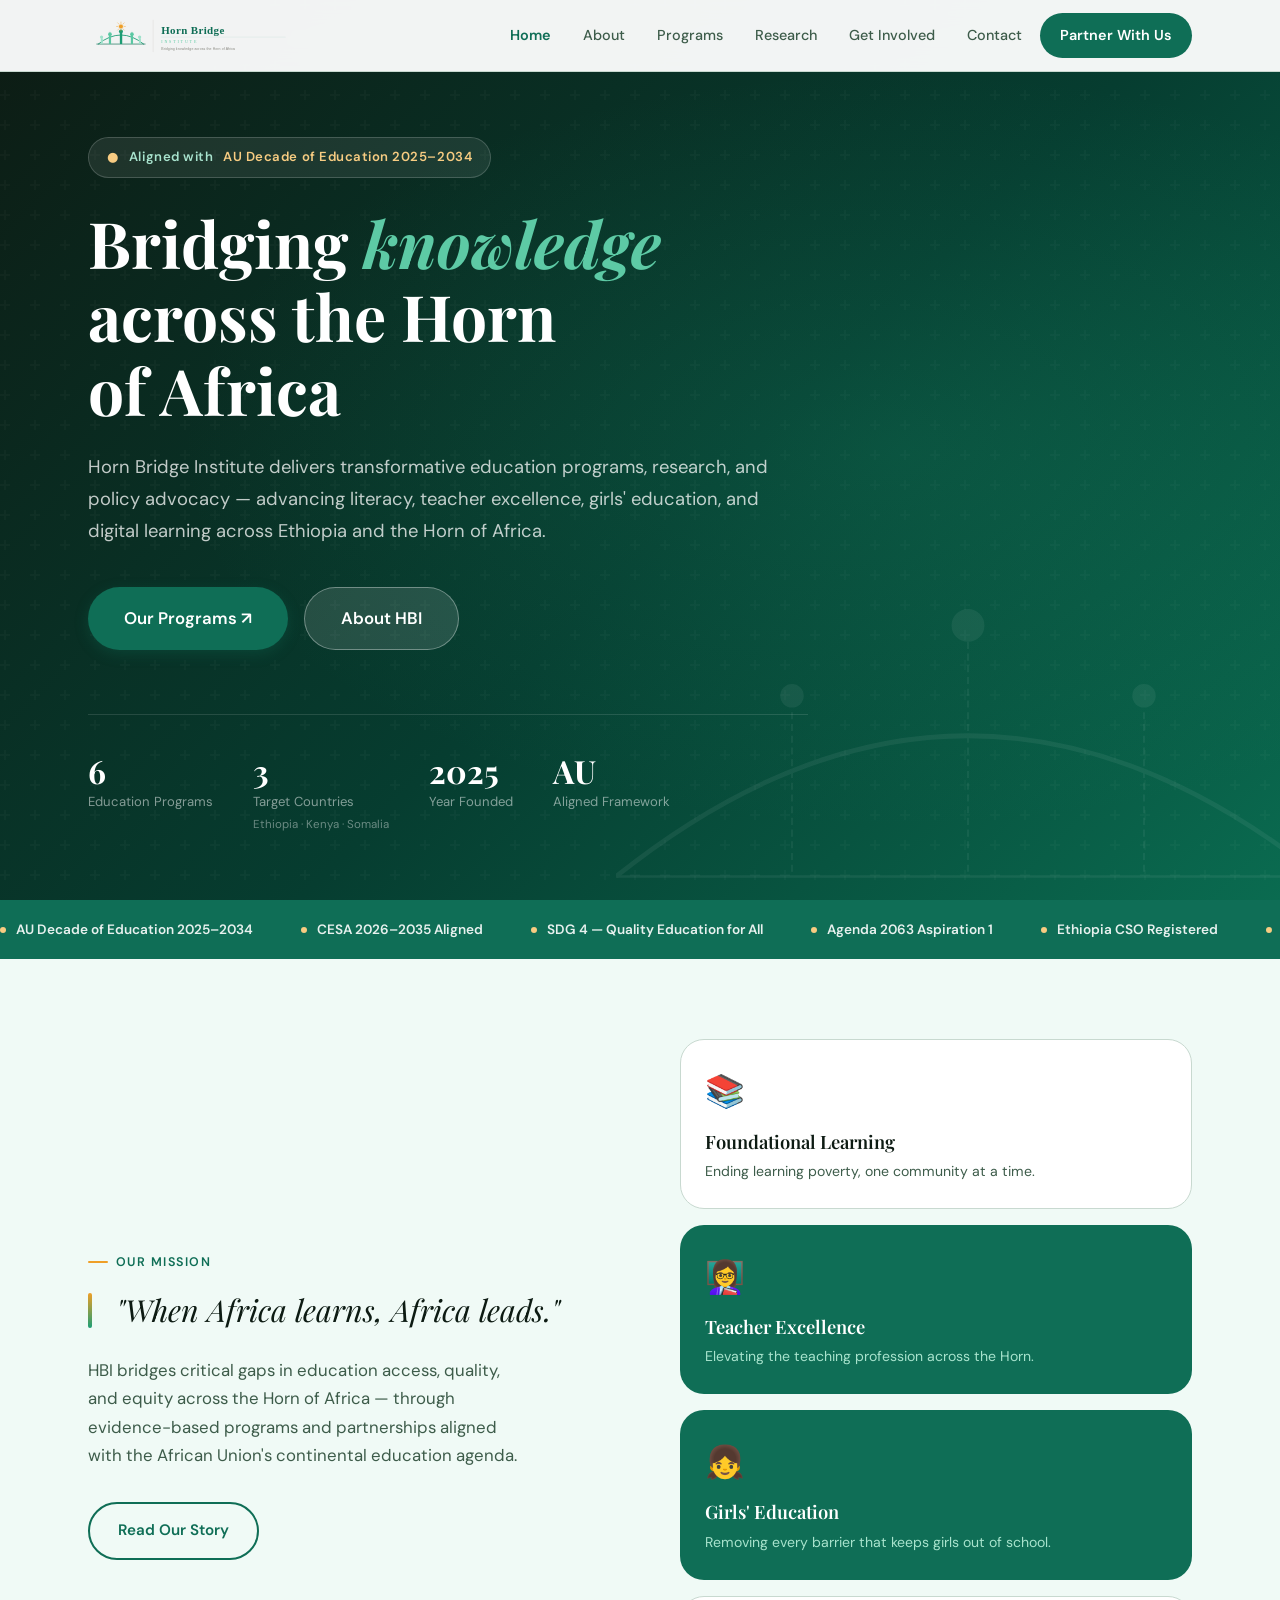
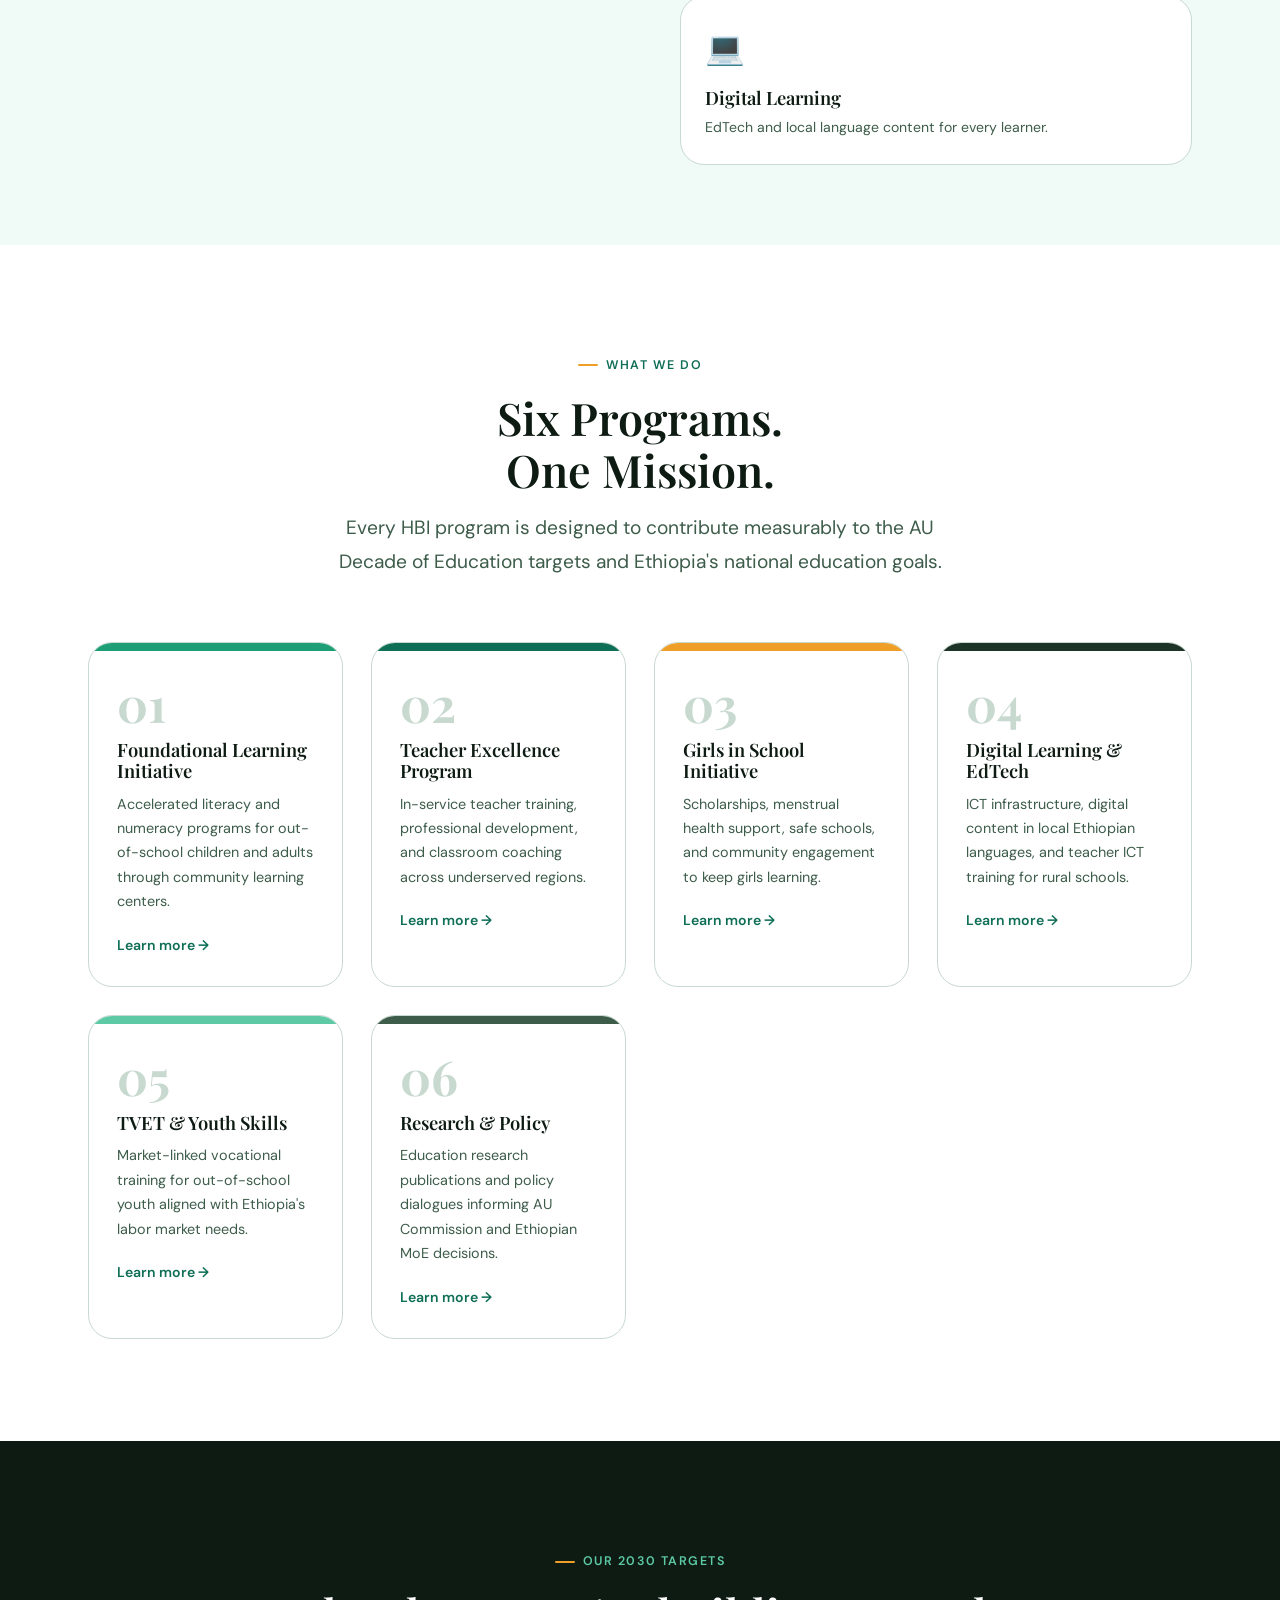
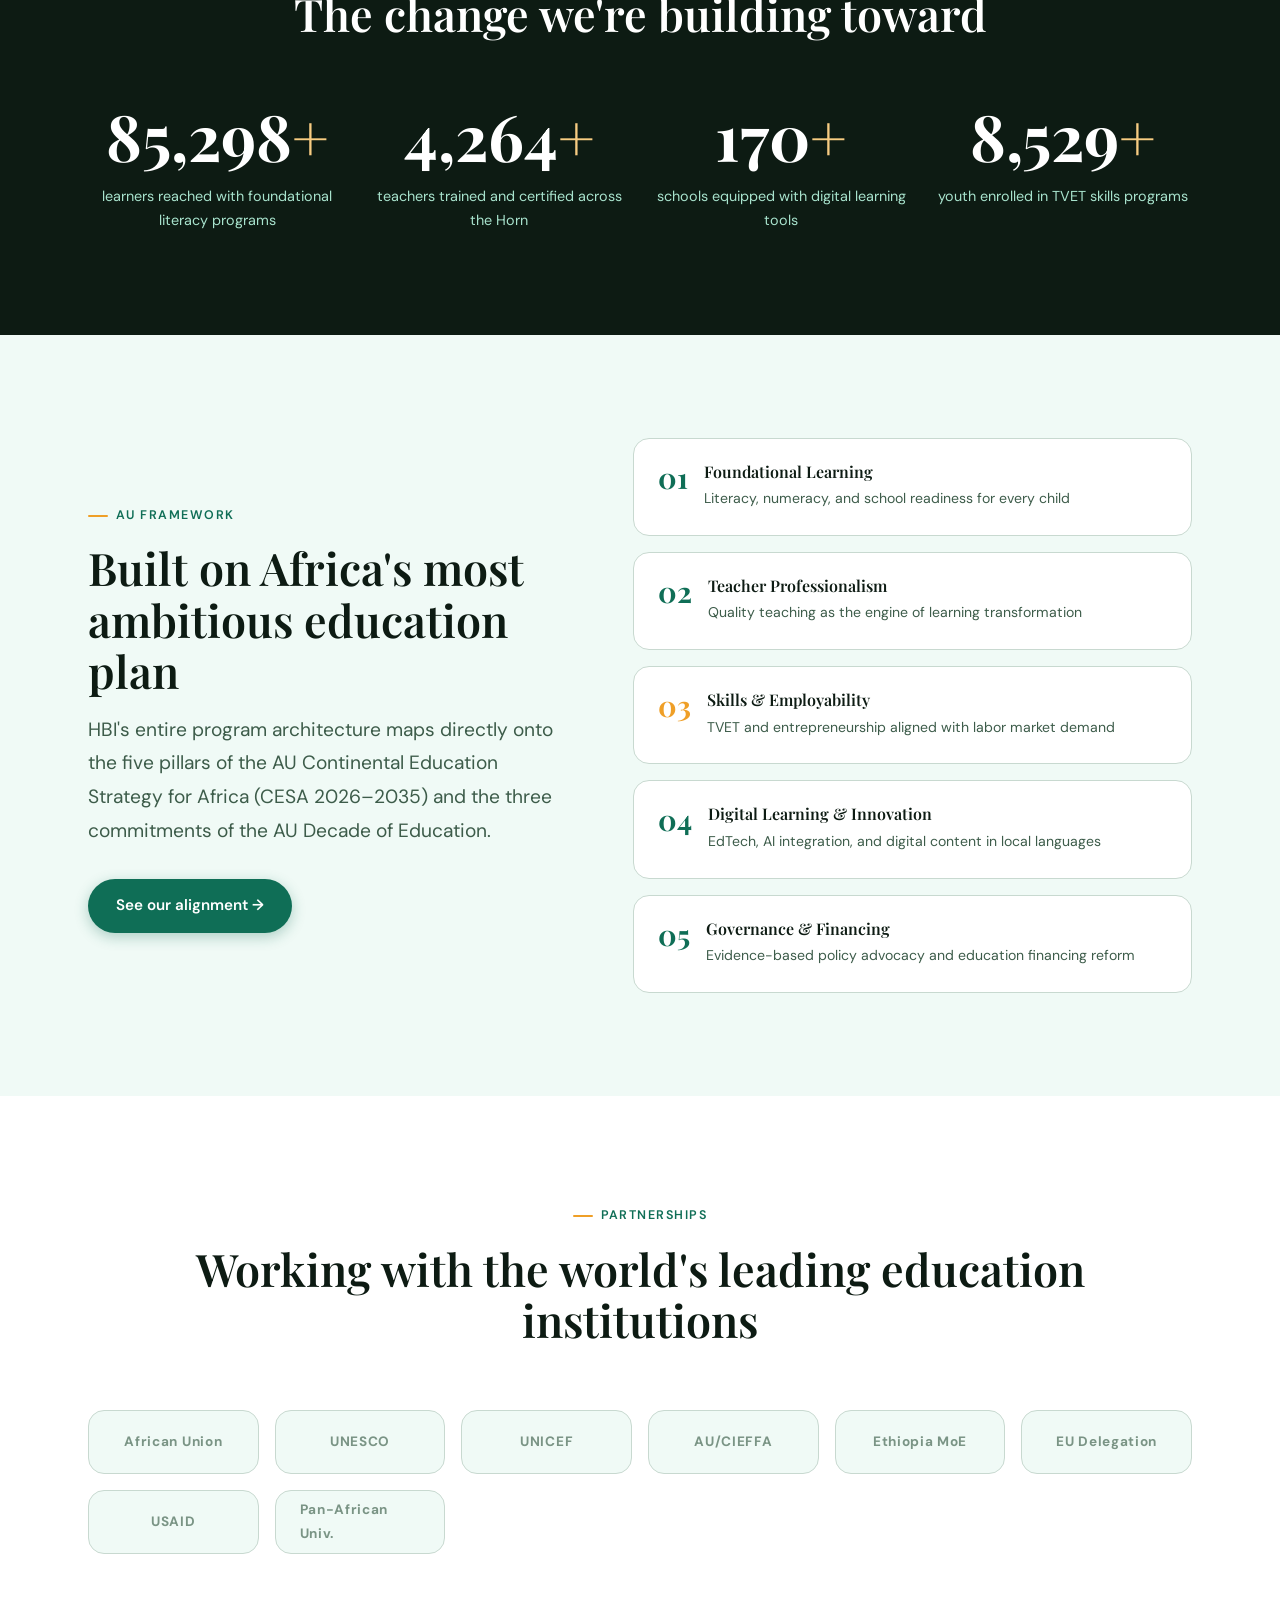
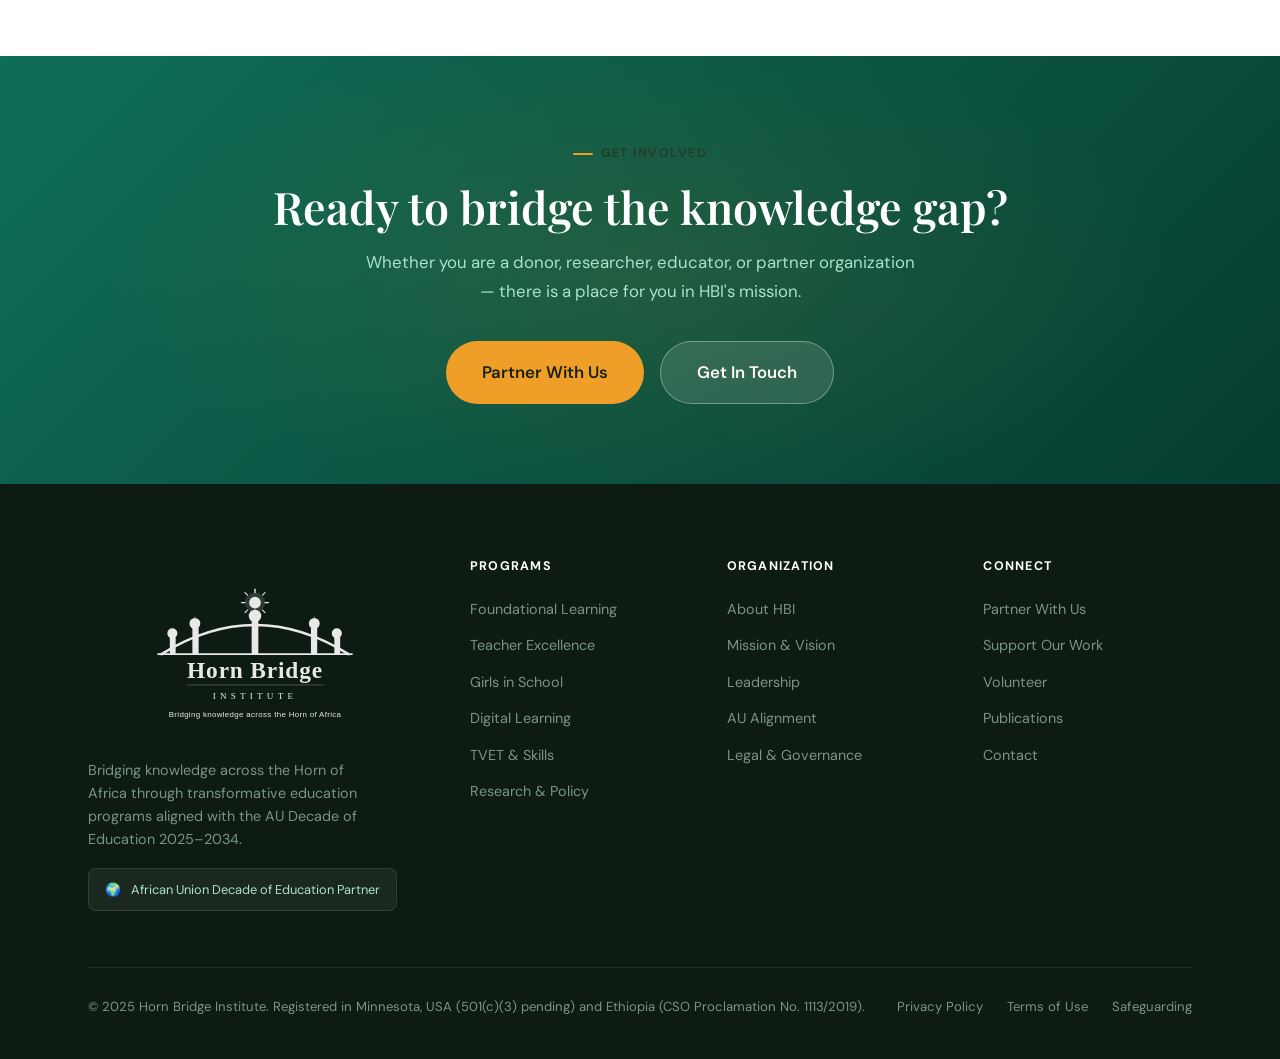
<file: index.html>
<!DOCTYPE html>
<html lang="en">
<head>
  <meta charset="UTF-8">
  <meta name="viewport" content="width=device-width, initial-scale=1.0">
  <link rel="icon" type="image/x-icon" href="/favicon.ico">
  <link rel="icon" type="image/svg+xml" href="/favicon.svg">
  <link rel="icon" type="image/png" sizes="32x32" href="/favicon-32x32.png">
  <link rel="icon" type="image/png" sizes="16x16" href="/favicon-16x16.png">
  <link rel="apple-touch-icon" sizes="180x180" href="/apple-touch-icon.png">
  <meta name="theme-color" content="#0F6E56">
  <meta name="description" content="Horn Bridge Institute — Bridging knowledge across the Horn of Africa. Education NGO aligned with the African Union's Decade of Education 2025–2034.">
  <meta property="og:title" content="Horn Bridge Institute">
  <meta property="og:description" content="Bridging knowledge across the Horn of Africa through transformative education programs aligned with the AU Decade of Education.">
  <meta property="og:type" content="website">
  <title>Horn Bridge Institute — Bridging Knowledge Across the Horn of Africa</title>
  <link rel="stylesheet" href="css/main.css">
  <style>
    /* ── Hero ── */
    .hero {
      min-height: 100vh;
      background: linear-gradient(135deg, var(--ink-900) 0%, var(--green-900) 55%, #0a6b50 100%);
      display: flex; align-items: center;
      position: relative; overflow: hidden;
      padding-top: var(--nav-height);
    }
    .hero::before {
      content: '';
      position: absolute; inset: 0;
      background:
        radial-gradient(ellipse 80% 60% at 70% 50%, rgba(29,158,117,0.18) 0%, transparent 70%),
        url("data:image/svg+xml,%3Csvg width='60' height='60' viewBox='0 0 60 60' xmlns='http://www.w3.org/2000/svg'%3E%3Cg fill='none'%3E%3Cg fill='%23ffffff' fill-opacity='0.025'%3E%3Cpath d='M36 34v-4h-2v4h-4v2h4v4h2v-4h4v-2h-4zm0-30V0h-2v4h-4v2h4v4h2V6h4V4h-4zM6 34v-4H4v4H0v2h4v4h2v-4h4v-2H6zM6 4V0H4v4H0v2h4v4h2V6h4V4H6z'/%3E%3C/g%3E%3C/g%3E%3C/svg%3E");
      pointer-events: none;
    }
    .hero__bridge {
      position: absolute; right: -40px; bottom: 0; top: 0;
      width: 55%; opacity: 0.06;
      display: flex; align-items: flex-end;
    }
    .hero__bridge svg { width: 100%; }
    .hero__content { position: relative; z-index: 1; max-width: 720px; }
    .hero__au-pill {
      display: inline-flex; align-items: center; gap: 10px;
      background: rgba(255,255,255,0.08);
      border: 1px solid rgba(255,255,255,0.18);
      border-radius: var(--radius-full);
      padding: 8px 18px;
      font-size: 0.82rem; font-weight: 600;
      color: var(--green-200);
      margin-bottom: 28px;
      letter-spacing: 0.04em;
    }
    .hero__au-pill span { color: var(--amber-300); }
    .hero h1 { color: var(--white); margin-bottom: 24px; }
    .hero h1 em { font-style: italic; color: var(--green-400); }
    .hero .lead { color: rgba(255,255,255,0.75); margin-bottom: 40px; font-size: 1.15rem; }
    .hero__actions { display: flex; flex-wrap: wrap; gap: 16px; margin-bottom: 64px; }
    .hero__stats {
      display: flex; flex-wrap: wrap; gap: 40px;
      border-top: 1px solid rgba(255,255,255,0.12);
      padding-top: 40px;
    }
    .hero__stat-num {
      font-family: var(--font-display);
      font-size: 2rem; font-weight: 700;
      color: var(--white); line-height: 1;
    }
    .hero__stat-label { font-size: 0.82rem; color: rgba(255,255,255,0.5); margin-top: 4px; }

    /* ── AU Banner ── */
    .au-banner {
      background: var(--green-700);
      padding: 18px 0;
      overflow: hidden;
    }
    .au-banner__track {
      display: flex; align-items: center; gap: 48px;
      white-space: nowrap;
      animation: marquee 28s linear infinite;
    }
    .au-banner__item {
      display: flex; align-items: center; gap: 10px;
      font-size: 0.85rem; font-weight: 600;
      color: rgba(255,255,255,0.9);
      flex-shrink: 0;
    }
    .au-banner__dot { width: 6px; height: 6px; border-radius: 50%; background: var(--amber-300); flex-shrink: 0; }
    @keyframes marquee { from { transform: translateX(0); } to { transform: translateX(-50%); } }

    /* ── Mission Strip ── */
    .mission-strip {
      padding: 80px 0;
      background: var(--green-50);
    }
    .mission-strip__inner {
      display: grid;
      grid-template-columns: 1fr 1fr;
      gap: 80px;
      align-items: center;
    }
    .mission-quote {
      font-family: var(--font-display);
      font-size: clamp(1.4rem, 2.5vw, 1.9rem);
      font-style: italic;
      color: var(--ink-900);
      line-height: 1.4;
      position: relative;
      padding-left: 28px;
    }
    .mission-quote::before {
      content: '';
      position: absolute; left: 0; top: 4px; bottom: 4px;
      width: 4px; border-radius: 2px;
      background: linear-gradient(to bottom, var(--amber-500), var(--green-600));
    }

    /* ── Programs ── */
    .program-card {
      border-radius: var(--radius-xl);
      overflow: hidden;
      background: var(--white);
      border: 1px solid var(--ink-100);
      transition: transform 0.25s, box-shadow 0.25s;
    }
    .program-card:hover { transform: translateY(-5px); box-shadow: var(--shadow-lg); }
    .program-card__top {
      height: 8px;
    }
    .program-card__body { padding: 28px; }
    .program-card__num {
      font-family: var(--font-display);
      font-size: 3rem; font-weight: 700;
      color: var(--ink-100);
      line-height: 1;
      margin-bottom: 12px;
    }
    .program-card h4 { margin-bottom: 10px; }
    .program-card p { font-size: 0.9rem; }
    .program-card__link {
      display: inline-flex; align-items: center; gap: 6px;
      margin-top: 20px; font-size: 0.88rem; font-weight: 600;
      color: var(--green-700);
      transition: gap 0.2s;
    }
    .program-card__link:hover { gap: 10px; }

    /* ── Impact Numbers ── */
    .impact-num {
      font-family: var(--font-display);
      font-size: clamp(2.5rem, 5vw, 4rem);
      font-weight: 700; color: var(--white); line-height: 1;
    }
    .impact-suffix { color: var(--amber-300); }

    /* ── AU Alignment ── */
    .au-pillar {
      display: flex; align-items: flex-start; gap: 16px;
      padding: 24px;
      border-radius: var(--radius-lg);
      background: rgba(255,255,255,0.04);
      border: 1px solid rgba(255,255,255,0.08);
      transition: background 0.2s, border-color 0.2s;
    }
    .au-pillar:hover { background: rgba(255,255,255,0.07); border-color: rgba(255,255,255,0.15); }
    .au-pillar__num {
      font-family: var(--font-display); font-size: 1.8rem; font-weight: 700;
      color: var(--amber-300); line-height: 1; flex-shrink: 0;
    }

    /* ── Partners ── */
    .partner-logo {
      display: flex; align-items: center; justify-content: center;
      height: 64px;
      padding: 0 24px;
      background: var(--green-50);
      border-radius: var(--radius-lg);
      border: 1px solid var(--ink-100);
      font-weight: 700; font-size: 0.85rem; color: var(--ink-300);
      letter-spacing: 0.05em;
      transition: background 0.2s;
    }
    .partner-logo:hover { background: var(--green-100); }

    /* ── CTA Band ── */
    .cta-band {
      background: linear-gradient(135deg, var(--green-700), var(--green-900));
      padding: 80px 0;
      text-align: center;
      position: relative;
      overflow: hidden;
    }
    .cta-band::before {
      content: '';
      position: absolute; inset: 0;
      background: radial-gradient(ellipse 60% 80% at 50% 50%, rgba(239,159,39,0.1), transparent 70%);
    }
    .cta-band h2, .cta-band p { position: relative; z-index: 1; }
    .cta-band h2 { color: var(--white); margin-bottom: 16px; }
    .cta-band p { color: var(--green-200); max-width: 560px; margin: 0 auto 36px; }

    @media (max-width: 768px) {
      .mission-strip__inner { grid-template-columns: 1fr; gap: 40px; }
      .hero__stats { gap: 24px; }
    }
  </style>
</head>
<body>

<!-- ── NAVIGATION ── -->
<nav class="nav" id="nav">
  <div class="nav__inner">
    <a href="index.html" class="nav__logo">
      <img src="[data-uri]" alt="Horn Bridge Institute" height="44">
    </a>
    <div class="nav__links">
      <a href="index.html" class="nav__link">Home</a>
      <a href="about.html" class="nav__link">About</a>
      <a href="programs.html" class="nav__link">Programs</a>
      <a href="research.html" class="nav__link">Research</a>
      <a href="get-involved.html" class="nav__link">Get Involved</a>
      <a href="contact.html" class="nav__link">Contact</a>
      <a href="get-involved.html" class="nav__link nav__cta">Partner With Us</a>
    </div>
    <button class="nav__hamburger" aria-label="Menu">
      <span></span><span></span><span></span>
    </button>
  </div>
</nav>

<!-- ── HERO ── -->
<section class="hero">
  <div class="hero__bridge">
    <svg viewBox="0 0 600 300" fill="none" xmlns="http://www.w3.org/2000/svg">
      <path d="M0 280 Q300 40 600 280" stroke="white" stroke-width="4" fill="none"/>
      <line x1="0" y1="280" x2="600" y2="280" stroke="white" stroke-width="2"/>
      <line x1="150" y1="140" x2="150" y2="280" stroke="white" stroke-width="1.5" stroke-dasharray="6,4"/>
      <line x1="300" y1="80" x2="300" y2="280" stroke="white" stroke-width="1.5" stroke-dasharray="6,4"/>
      <line x1="450" y1="140" x2="450" y2="280" stroke="white" stroke-width="1.5" stroke-dasharray="6,4"/>
      <circle cx="150" cy="126" r="10" fill="white"/>
      <circle cx="300" cy="66" r="14" fill="white"/>
      <circle cx="450" cy="126" r="10" fill="white"/>
    </svg>
  </div>
  <div class="container">
    <div class="hero__content">
      <div class="hero__au-pill animate-fade-up">
        <span>●</span> Aligned with <span>AU Decade of Education 2025–2034</span>
      </div>
      <h1 class="animate-fade-up animate-fade-up--d1">
        Bridging <em>knowledge</em><br>across the Horn<br>of Africa
      </h1>
      <p class="lead animate-fade-up animate-fade-up--d2">
        Horn Bridge Institute delivers transformative education programs, research, and policy advocacy — advancing literacy, teacher excellence, girls' education, and digital learning across Ethiopia and the Horn of Africa.
      </p>
      <div class="hero__actions animate-fade-up animate-fade-up--d3">
        <a href="programs.html" class="btn btn--primary btn--lg">Our Programs ↗</a>
        <a href="about.html" class="btn btn--ghost btn--lg">About HBI</a>
      </div>
      <div class="hero__stats animate-fade-up animate-fade-up--d4">
        <div>
          <div class="hero__stat-num">6</div>
          <div class="hero__stat-label">Education Programs</div>
        </div>
        <div>
          <div class="hero__stat-num">3</div>
          <div class="hero__stat-label">Target Countries</div>
          <div style="font-size:0.72rem;color:rgba(255,255,255,0.4);margin-top:2px;">Ethiopia · Kenya · Somalia</div>
        </div>
        <div>
          <div class="hero__stat-num">2025</div>
          <div class="hero__stat-label">Year Founded</div>
        </div>
        <div>
          <div class="hero__stat-num">AU</div>
          <div class="hero__stat-label">Aligned Framework</div>
        </div>
      </div>
    </div>
  </div>
</section>

<!-- ── AU MARQUEE BANNER ── -->
<div class="au-banner">
  <div class="au-banner__track">
    <div class="au-banner__item"><span class="au-banner__dot"></span> AU Decade of Education 2025–2034</div>
    <div class="au-banner__item"><span class="au-banner__dot"></span> CESA 2026–2035 Aligned</div>
    <div class="au-banner__item"><span class="au-banner__dot"></span> SDG 4 — Quality Education for All</div>
    <div class="au-banner__item"><span class="au-banner__dot"></span> Agenda 2063 Aspiration 1</div>
    <div class="au-banner__item"><span class="au-banner__dot"></span> Ethiopia CSO Registered</div>
    <div class="au-banner__item"><span class="au-banner__dot"></span> U.S. 501(c)(3) Organization</div>
    <div class="au-banner__item"><span class="au-banner__dot"></span> Horn Bridge Institute — Addis Ababa</div>
    <!-- Duplicate for seamless loop -->
    <div class="au-banner__item"><span class="au-banner__dot"></span> AU Decade of Education 2025–2034</div>
    <div class="au-banner__item"><span class="au-banner__dot"></span> CESA 2026–2035 Aligned</div>
    <div class="au-banner__item"><span class="au-banner__dot"></span> SDG 4 — Quality Education for All</div>
    <div class="au-banner__item"><span class="au-banner__dot"></span> Agenda 2063 Aspiration 1</div>
    <div class="au-banner__item"><span class="au-banner__dot"></span> Ethiopia CSO Registered</div>
    <div class="au-banner__item"><span class="au-banner__dot"></span> U.S. 501(c)(3) Organization</div>
    <div class="au-banner__item"><span class="au-banner__dot"></span> Horn Bridge Institute — Addis Ababa</div>
  </div>
</div>

<!-- ── MISSION STRIP ── -->
<section class="mission-strip">
  <div class="container">
    <div class="mission-strip__inner reveal">
      <div>
        <div class="label">Our Mission</div>
        <blockquote class="mission-quote">
          "When Africa learns, Africa leads."
        </blockquote>
        <p class="mt-24" style="max-width:440px;">
          HBI bridges critical gaps in education access, quality, and equity across the Horn of Africa — through evidence-based programs and partnerships aligned with the African Union's continental education agenda.
        </p>
        <a href="about.html" class="btn btn--secondary mt-32">Read Our Story</a>
      </div>
      <div>
        <div class="grid-2" style="gap:16px;">
          <div class="card" style="padding:24px;">
            <div style="font-size:2rem;margin-bottom:12px;">📚</div>
            <h4>Foundational Learning</h4>
            <p style="font-size:0.88rem;margin-top:8px;">Ending learning poverty, one community at a time.</p>
          </div>
          <div class="card card--green" style="padding:24px;">
            <div style="font-size:2rem;margin-bottom:12px;">👩‍🏫</div>
            <h4>Teacher Excellence</h4>
            <p style="font-size:0.88rem;margin-top:8px;">Elevating the teaching profession across the Horn.</p>
          </div>
          <div class="card card--green" style="padding:24px;">
            <div style="font-size:2rem;margin-bottom:12px;">👧</div>
            <h4>Girls' Education</h4>
            <p style="font-size:0.88rem;margin-top:8px;">Removing every barrier that keeps girls out of school.</p>
          </div>
          <div class="card" style="padding:24px;">
            <div style="font-size:2rem;margin-bottom:12px;">💻</div>
            <h4>Digital Learning</h4>
            <p style="font-size:0.88rem;margin-top:8px;">EdTech and local language content for every learner.</p>
          </div>
        </div>
      </div>
    </div>
  </div>
</section>

<!-- ── PROGRAMS ── -->
<section class="section">
  <div class="container">
    <div class="section-head section-head--center reveal">
      <div class="label">What We Do</div>
      <h2>Six Programs.<br>One Mission.</h2>
      <p class="lead">Every HBI program is designed to contribute measurably to the AU Decade of Education targets and Ethiopia's national education goals.</p>
    </div>
    <div class="grid-3 reveal-stagger">
      <div class="program-card">
        <div class="program-card__top" style="background:var(--green-600);"></div>
        <div class="program-card__body">
          <div class="program-card__num">01</div>
          <h4>Foundational Learning Initiative</h4>
          <p>Accelerated literacy and numeracy programs for out-of-school children and adults through community learning centers.</p>
          <a href="programs.html#foundational" class="program-card__link">Learn more →</a>
        </div>
      </div>
      <div class="program-card">
        <div class="program-card__top" style="background:var(--green-700);"></div>
        <div class="program-card__body">
          <div class="program-card__num">02</div>
          <h4>Teacher Excellence Program</h4>
          <p>In-service teacher training, professional development, and classroom coaching across underserved regions.</p>
          <a href="programs.html#teacher" class="program-card__link">Learn more →</a>
        </div>
      </div>
      <div class="program-card">
        <div class="program-card__top" style="background:var(--amber-500);"></div>
        <div class="program-card__body">
          <div class="program-card__num">03</div>
          <h4>Girls in School Initiative</h4>
          <p>Scholarships, menstrual health support, safe schools, and community engagement to keep girls learning.</p>
          <a href="programs.html#girls" class="program-card__link">Learn more →</a>
        </div>
      </div>
      <div class="program-card">
        <div class="program-card__top" style="background:var(--ink-700);"></div>
        <div class="program-card__body">
          <div class="program-card__num">04</div>
          <h4>Digital Learning &amp; EdTech</h4>
          <p>ICT infrastructure, digital content in local Ethiopian languages, and teacher ICT training for rural schools.</p>
          <a href="programs.html#digital" class="program-card__link">Learn more →</a>
        </div>
      </div>
      <div class="program-card">
        <div class="program-card__top" style="background:var(--green-400);"></div>
        <div class="program-card__body">
          <div class="program-card__num">05</div>
          <h4>TVET &amp; Youth Skills</h4>
          <p>Market-linked vocational training for out-of-school youth aligned with Ethiopia's labor market needs.</p>
          <a href="programs.html#tvet" class="program-card__link">Learn more →</a>
        </div>
      </div>
      <div class="program-card">
        <div class="program-card__top" style="background:var(--ink-500);"></div>
        <div class="program-card__body">
          <div class="program-card__num">06</div>
          <h4>Research &amp; Policy</h4>
          <p>Education research publications and policy dialogues informing AU Commission and Ethiopian MoE decisions.</p>
          <a href="research.html" class="program-card__link">Learn more →</a>
        </div>
      </div>
    </div>
  </div>
</section>

<!-- ── IMPACT NUMBERS ── -->
<section class="section section--dark">
  <div class="container">
    <div class="section-head section-head--center reveal">
      <div class="label">Our 2030 Targets</div>
      <h2>The change we're building toward</h2>
    </div>
    <div class="grid-4 reveal-stagger" style="text-align:center;">
      <div>
        <div class="impact-num"><span data-count="100000">0</span><span class="impact-suffix">+</span></div>
        <p class="mt-16" style="font-size:0.9rem;">learners reached with foundational literacy programs</p>
      </div>
      <div>
        <div class="impact-num"><span data-count="5000">0</span><span class="impact-suffix">+</span></div>
        <p class="mt-16" style="font-size:0.9rem;">teachers trained and certified across the Horn</p>
      </div>
      <div>
        <div class="impact-num"><span data-count="200">0</span><span class="impact-suffix">+</span></div>
        <p class="mt-16" style="font-size:0.9rem;">schools equipped with digital learning tools</p>
      </div>
      <div>
        <div class="impact-num"><span data-count="10000">0</span><span class="impact-suffix">+</span></div>
        <p class="mt-16" style="font-size:0.9rem;">youth enrolled in TVET skills programs</p>
      </div>
    </div>
  </div>
</section>

<!-- ── AU ALIGNMENT ── -->
<section class="section section--alt">
  <div class="container">
    <div style="display:grid;grid-template-columns:1fr 1.2fr;gap:80px;align-items:center;">
      <div class="reveal">
        <div class="label">AU Framework</div>
        <h2>Built on Africa's most ambitious education plan</h2>
        <p class="lead mt-16">HBI's entire program architecture maps directly onto the five pillars of the AU Continental Education Strategy for Africa (CESA 2026–2035) and the three commitments of the AU Decade of Education.</p>
        <a href="about.html#au-alignment" class="btn btn--primary mt-32">See our alignment →</a>
      </div>
      <div class="reveal-stagger" style="display:flex;flex-direction:column;gap:16px;">
        <div class="au-pillar" style="background:var(--white);border-color:var(--ink-100);">
          <div class="au-pillar__num" style="color:var(--green-700);">01</div>
          <div>
            <h4 style="font-size:1rem;margin-bottom:6px;">Foundational Learning</h4>
            <p style="font-size:0.88rem;">Literacy, numeracy, and school readiness for every child</p>
          </div>
        </div>
        <div class="au-pillar" style="background:var(--white);border-color:var(--ink-100);">
          <div class="au-pillar__num" style="color:var(--green-700);">02</div>
          <div>
            <h4 style="font-size:1rem;margin-bottom:6px;">Teacher Professionalism</h4>
            <p style="font-size:0.88rem;">Quality teaching as the engine of learning transformation</p>
          </div>
        </div>
        <div class="au-pillar" style="background:var(--white);border-color:var(--ink-100);">
          <div class="au-pillar__num" style="color:var(--amber-500);">03</div>
          <div>
            <h4 style="font-size:1rem;margin-bottom:6px;">Skills &amp; Employability</h4>
            <p style="font-size:0.88rem;">TVET and entrepreneurship aligned with labor market demand</p>
          </div>
        </div>
        <div class="au-pillar" style="background:var(--white);border-color:var(--ink-100);">
          <div class="au-pillar__num" style="color:var(--green-700);">04</div>
          <div>
            <h4 style="font-size:1rem;margin-bottom:6px;">Digital Learning &amp; Innovation</h4>
            <p style="font-size:0.88rem;">EdTech, AI integration, and digital content in local languages</p>
          </div>
        </div>
        <div class="au-pillar" style="background:var(--white);border-color:var(--ink-100);">
          <div class="au-pillar__num" style="color:var(--green-700);">05</div>
          <div>
            <h4 style="font-size:1rem;margin-bottom:6px;">Governance &amp; Financing</h4>
            <p style="font-size:0.88rem;">Evidence-based policy advocacy and education financing reform</p>
          </div>
        </div>
      </div>
    </div>
  </div>
</section>

<!-- ── PARTNERS ── -->
<section class="section">
  <div class="container">
    <div class="section-head section-head--center reveal">
      <div class="label">Partnerships</div>
      <h2>Working with the world's leading education institutions</h2>
    </div>
    <div style="display:grid;grid-template-columns:repeat(auto-fit,minmax(150px,1fr));gap:16px;" class="reveal-stagger">
      <div class="partner-logo">African Union</div>
      <div class="partner-logo">UNESCO</div>
      <div class="partner-logo">UNICEF</div>
      <div class="partner-logo">AU/CIEFFA</div>
      <div class="partner-logo">Ethiopia MoE</div>
      <div class="partner-logo">EU Delegation</div>
      <div class="partner-logo">USAID</div>
      <div class="partner-logo">Pan-African Univ.</div>
    </div>
  </div>
</section>

<!-- ── CTA BAND ── -->
<section class="cta-band">
  <div class="container">
    <div class="label" style="justify-content:center;color:var(--green-300);">Get Involved</div>
    <h2>Ready to bridge the knowledge gap?</h2>
    <p>Whether you are a donor, researcher, educator, or partner organization — there is a place for you in HBI's mission.</p>
    <div class="flex flex-wrap gap-16" style="justify-content:center;">
      <a href="get-involved.html" class="btn btn--amber btn--lg">Partner With Us</a>
      <a href="contact.html" class="btn btn--ghost btn--lg">Get In Touch</a>
    </div>
  </div>
</section>

<!-- ── FOOTER ── -->
<footer class="footer">
  <div class="container">
    <div class="footer__grid">
      <div class="footer__brand">
        <img src="[data-uri]" alt="Horn Bridge Institute" class="footer__logo" height="60">
        <p class="footer__tagline">Bridging knowledge across the Horn of Africa through transformative education programs aligned with the AU Decade of Education 2025–2034.</p>
        <div class="footer__au-badge">
          <span>🌍</span>
          <span>African Union Decade of Education Partner</span>
        </div>
      </div>
      <div class="footer__col">
        <h5>Programs</h5>
        <div class="footer__links">
          <a href="programs.html#foundational" class="footer__link">Foundational Learning</a>
          <a href="programs.html#teacher" class="footer__link">Teacher Excellence</a>
          <a href="programs.html#girls" class="footer__link">Girls in School</a>
          <a href="programs.html#digital" class="footer__link">Digital Learning</a>
          <a href="programs.html#tvet" class="footer__link">TVET &amp; Skills</a>
          <a href="research.html" class="footer__link">Research &amp; Policy</a>
        </div>
      </div>
      <div class="footer__col">
        <h5>Organization</h5>
        <div class="footer__links">
          <a href="about.html" class="footer__link">About HBI</a>
          <a href="about.html#mission" class="footer__link">Mission &amp; Vision</a>
          <a href="about.html#team" class="footer__link">Leadership</a>
          <a href="about.html#au-alignment" class="footer__link">AU Alignment</a>
          <a href="about.html#legal" class="footer__link">Legal &amp; Governance</a>
        </div>
      </div>
      <div class="footer__col">
        <h5>Connect</h5>
        <div class="footer__links">
          <a href="get-involved.html" class="footer__link">Partner With Us</a>
          <a href="get-involved.html#donate" class="footer__link">Support Our Work</a>
          <a href="get-involved.html#volunteer" class="footer__link">Volunteer</a>
          <a href="research.html" class="footer__link">Publications</a>
          <a href="contact.html" class="footer__link">Contact</a>
        </div>
      </div>
    </div>
    <div class="footer__bottom">
      <p class="footer__copy">© 2025 Horn Bridge Institute. Registered in Minnesota, USA (501(c)(3) pending) and Ethiopia (CSO Proclamation No. 1113/2019).</p>
      <div class="footer__legal">
        <a href="#">Privacy Policy</a>
        <a href="#">Terms of Use</a>
        <a href="#">Safeguarding</a>
      </div>
    </div>
  </div>
</footer>

<script src="js/main.js"></script>
</body>
</html>
</file>
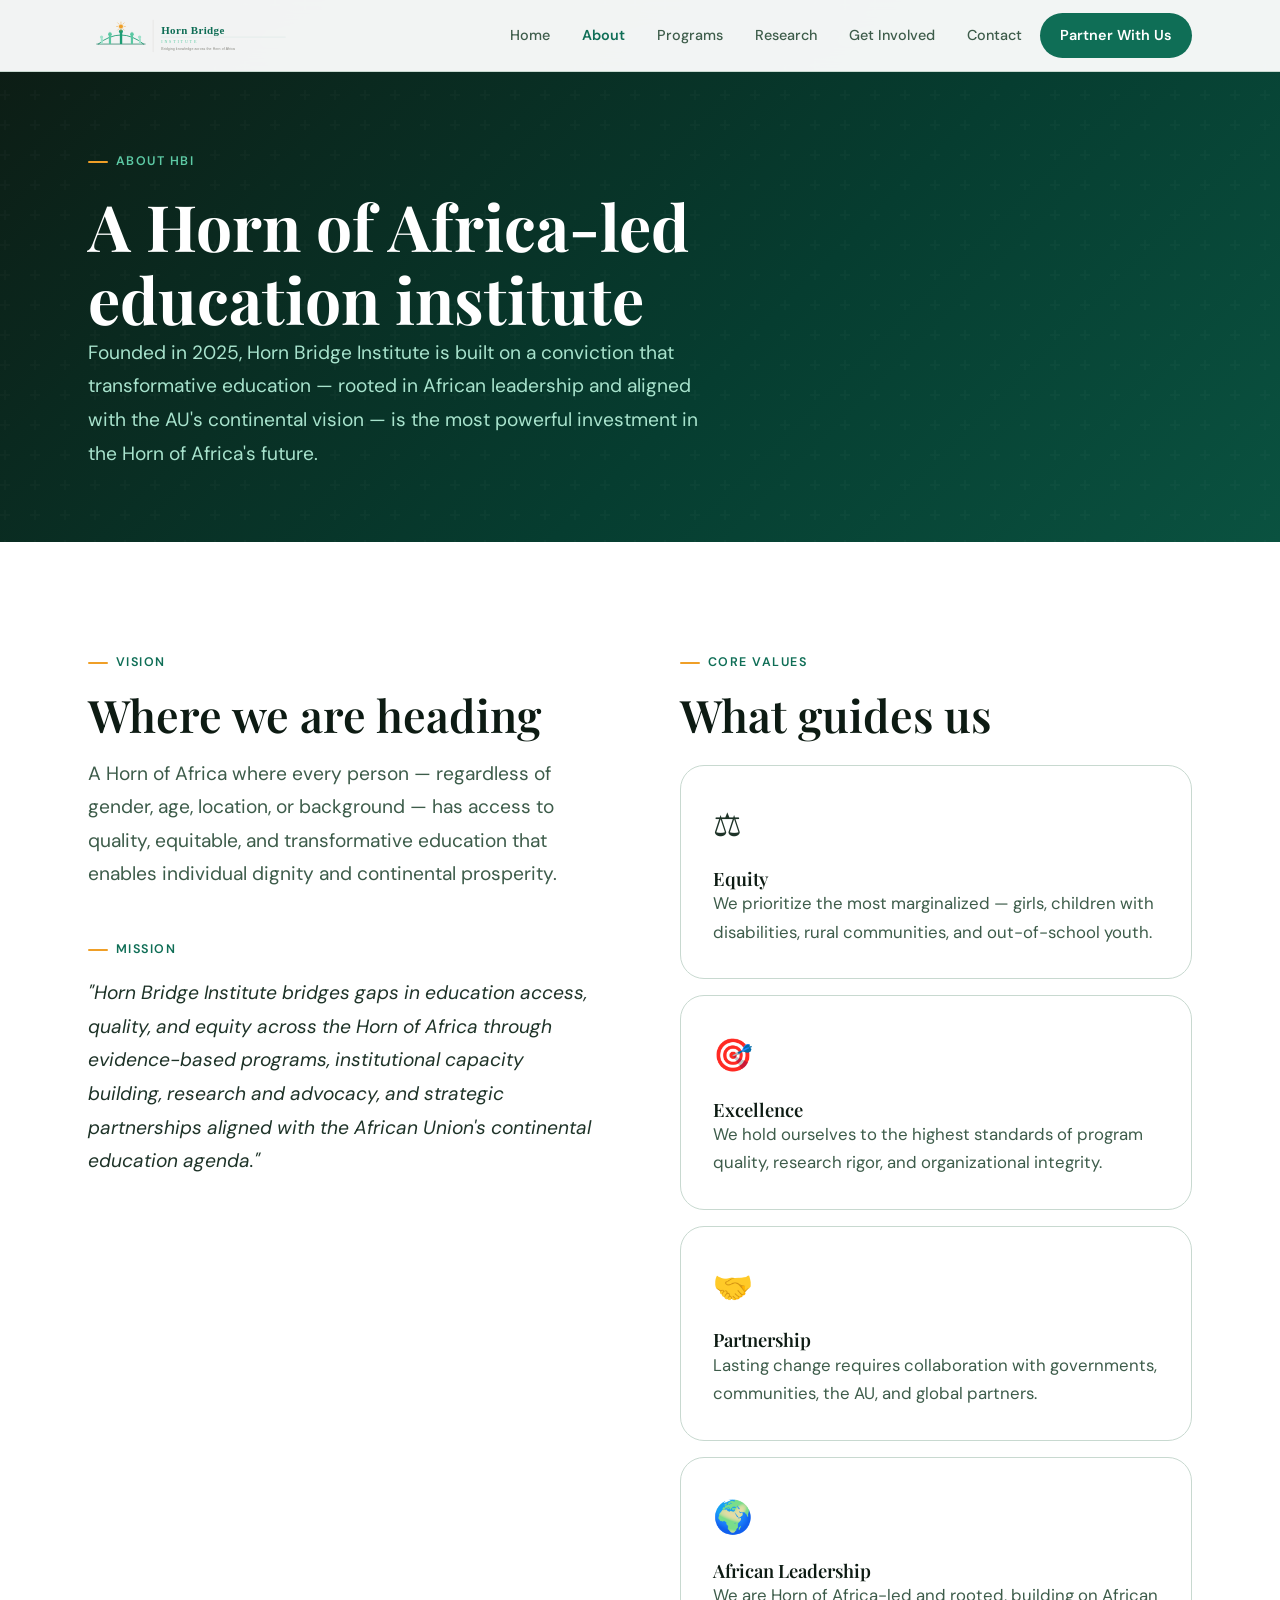
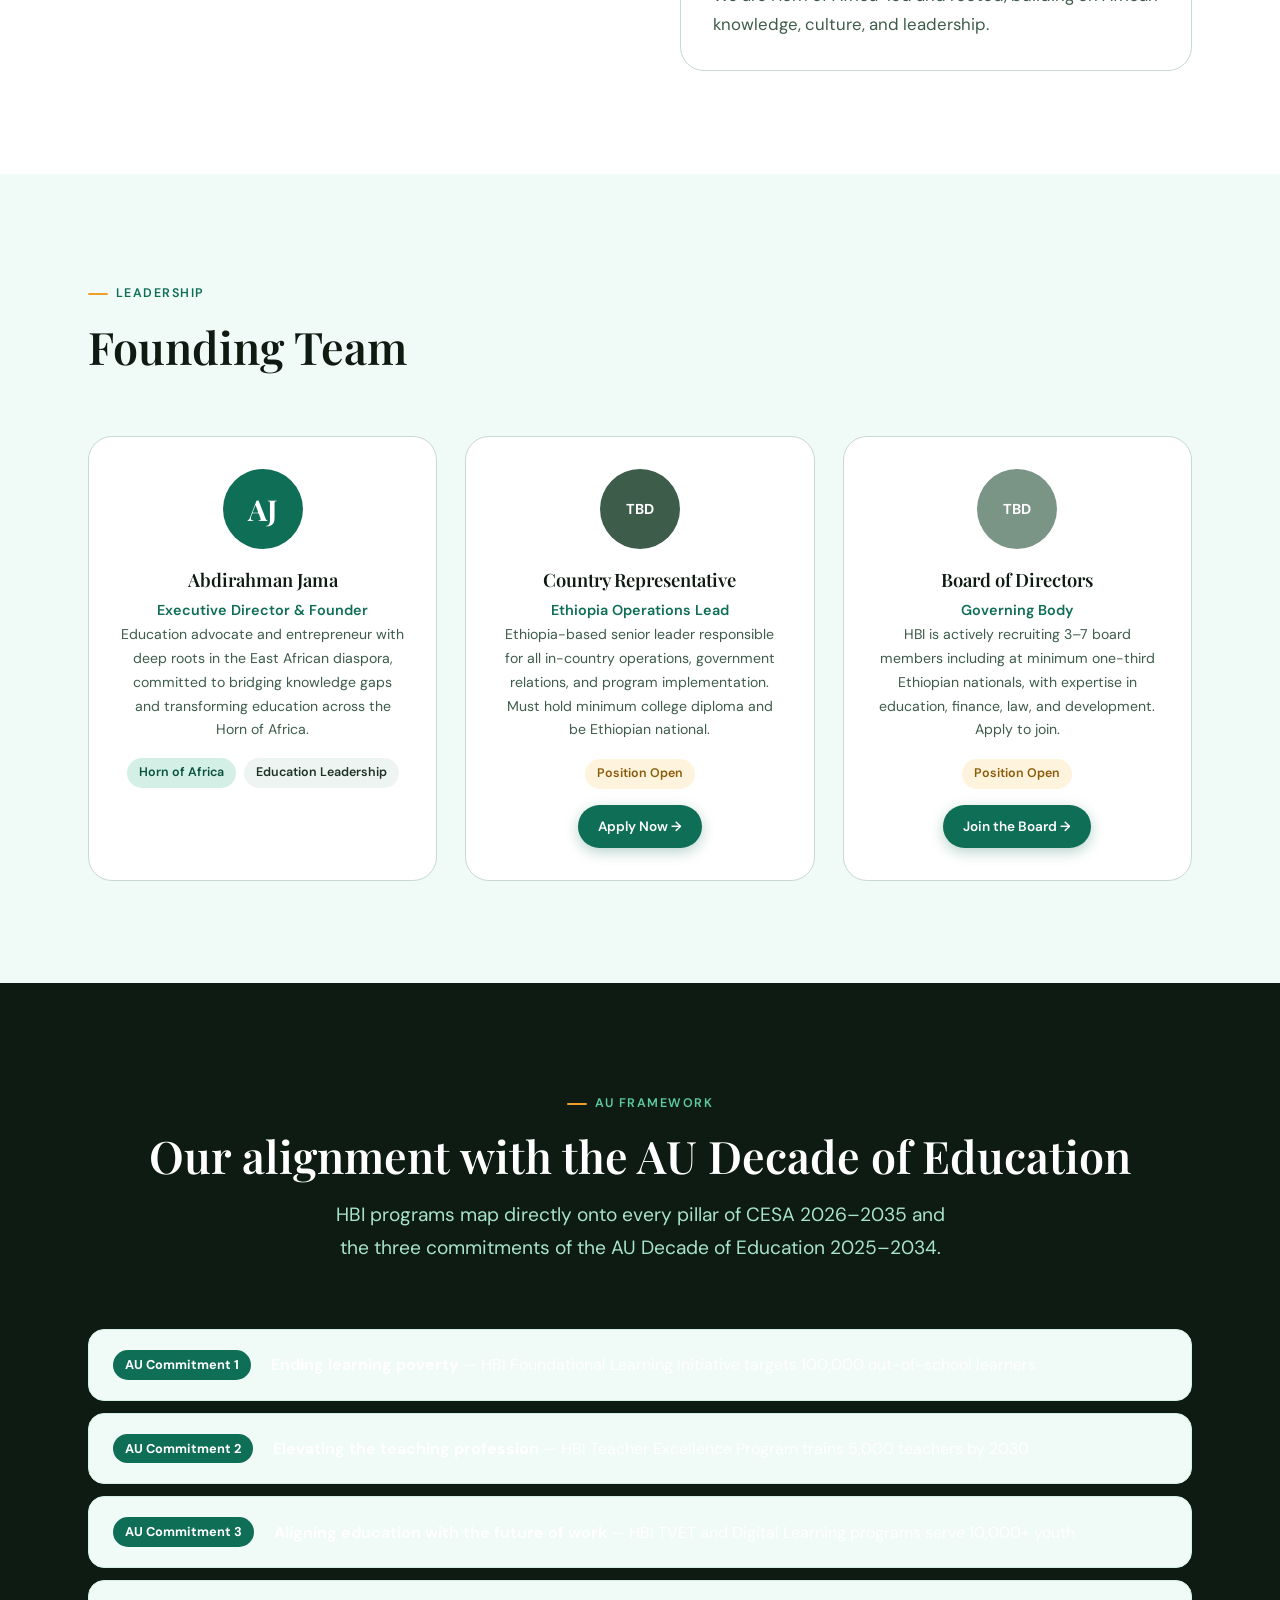
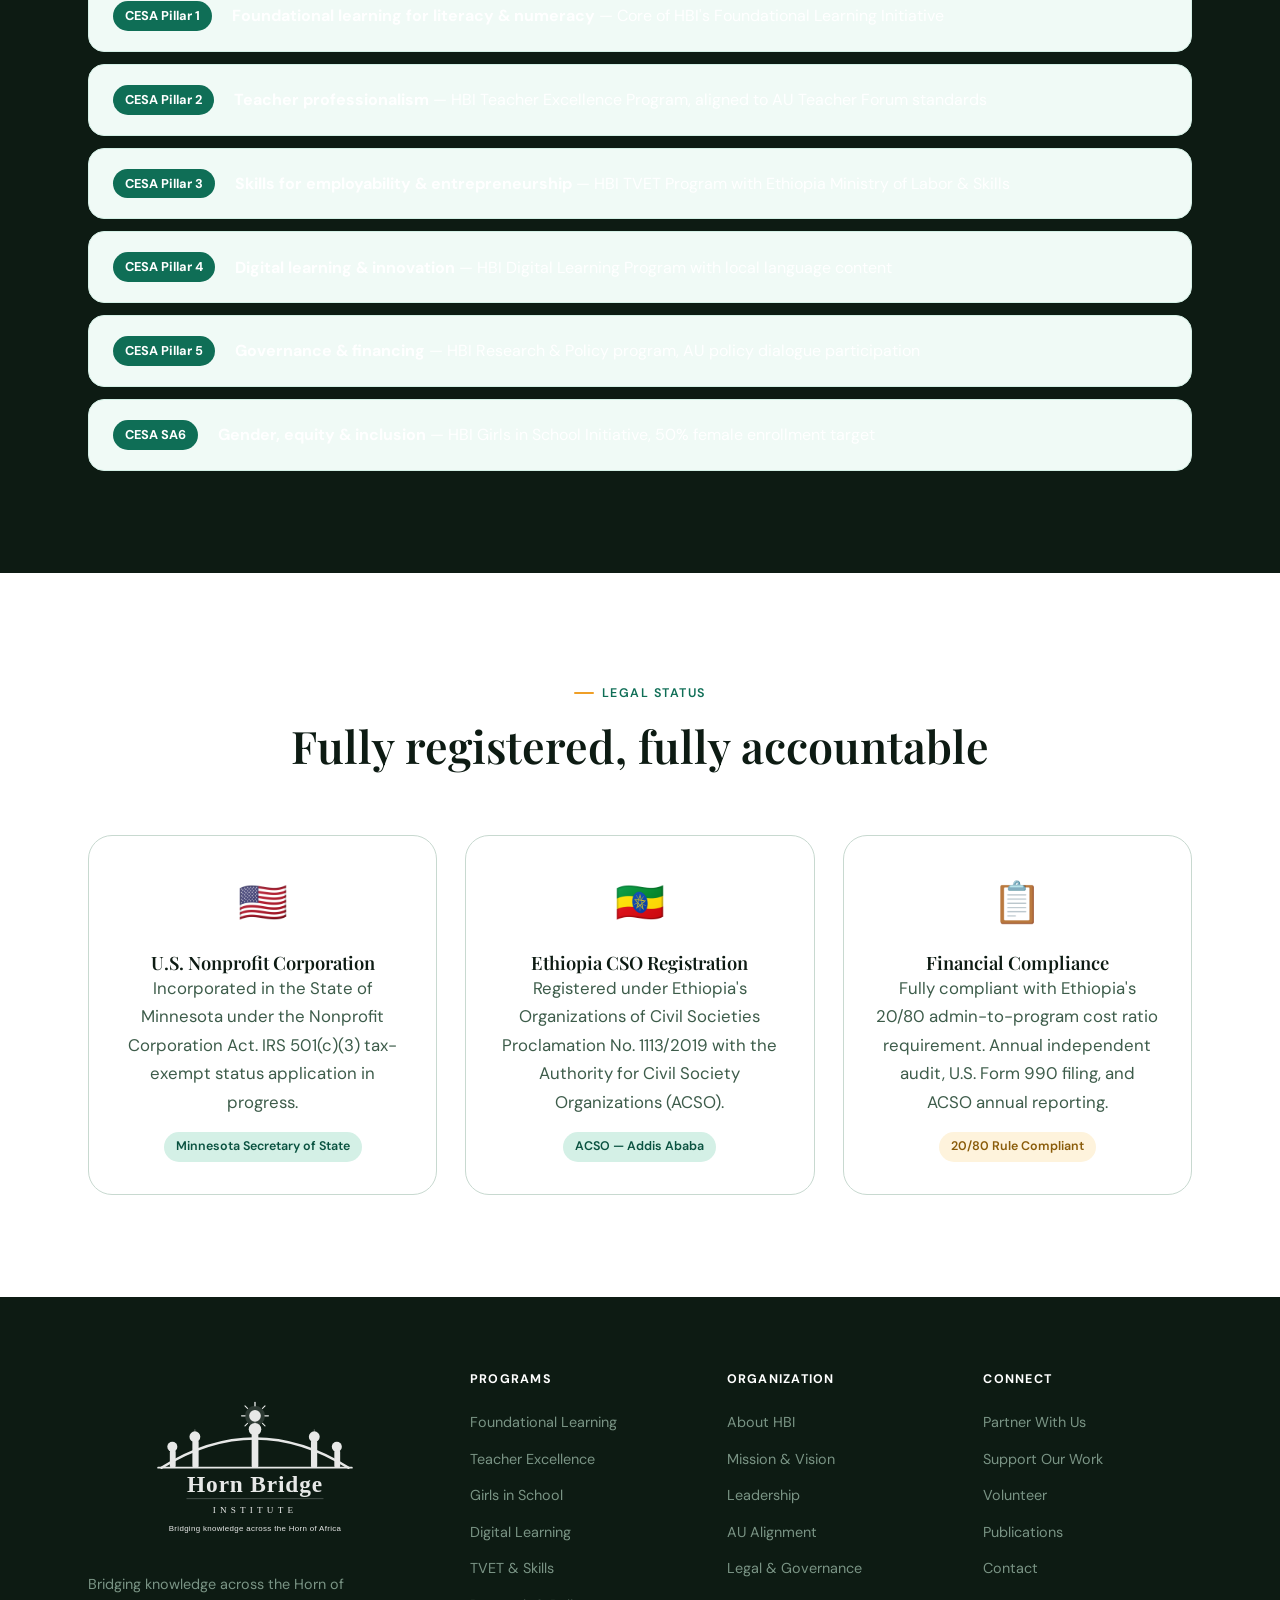
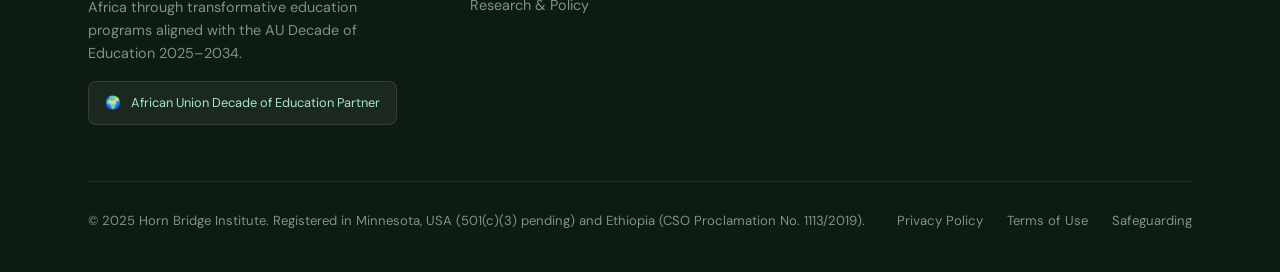
<file: about.html>
<!DOCTYPE html>
<html lang="en">
<head>
  <meta charset="UTF-8"><meta name="viewport" content="width=device-width,initial-scale=1.0">
  <meta name="viewport" content="width=device-width, initial-scale=1.0">
  <link rel="icon" type="image/x-icon" href="/favicon.ico">
  <link rel="icon" type="image/svg+xml" href="/favicon.svg">
  <link rel="icon" type="image/png" sizes="32x32" href="/favicon-32x32.png">
  <link rel="icon" type="image/png" sizes="16x16" href="/favicon-16x16.png">
  <link rel="apple-touch-icon" sizes="180x180" href="/apple-touch-icon.png">
  <meta name="theme-color" content="#0F6E56">
  <meta name="description" content="About Horn Bridge Institute — our mission, leadership, AU alignment, and legal foundations.">
  <title>About — Horn Bridge Institute</title>
  <link rel="stylesheet" href="css/main.css">
  <style>
    .timeline { display:flex; flex-direction:column; gap:0; }
    .timeline-item { display:grid; grid-template-columns:120px 40px 1fr; gap:0 24px; }
    .timeline-year { font-family:var(--font-display); font-size:1.4rem; font-weight:700; color:var(--green-700); text-align:right; padding-top:4px; }
    .timeline-line { display:flex; flex-direction:column; align-items:center; }
    .timeline-dot { width:14px; height:14px; border-radius:50%; background:var(--green-700); border:3px solid var(--white); box-shadow:0 0 0 2px var(--green-700); flex-shrink:0; margin-top:6px; }
    .timeline-bar { width:2px; background:var(--ink-100); flex:1; margin:4px 0; }
    .timeline-content { padding-bottom:40px; }
    .timeline-content h4 { margin-bottom:6px; }
    .value-card { padding:32px; border-radius:var(--radius-xl); border:1px solid var(--ink-100); background:var(--white); }
    .value-card__icon { font-size:2rem; margin-bottom:16px; }
    .align-row { display:flex; align-items:center; gap:20px; padding:20px 24px; border-radius:var(--radius-lg); background:var(--green-50); border:1px solid var(--green-100); }
    .align-row__badge { background:var(--green-700); color:var(--white); font-weight:700; font-size:0.8rem; padding:4px 12px; border-radius:var(--radius-full); flex-shrink:0; }
  </style>
</head>
<body>
<nav class="nav" id="nav">
  <div class="nav__inner">
    <a href="index.html" class="nav__logo">
      <img src="[data-uri]" alt="Horn Bridge Institute" height="44">
    </a>
    <div class="nav__links">
      <a href="index.html" class="nav__link">Home</a>
      <a href="about.html" class="nav__link">About</a>
      <a href="programs.html" class="nav__link">Programs</a>
      <a href="research.html" class="nav__link">Research</a>
      <a href="get-involved.html" class="nav__link">Get Involved</a>
      <a href="contact.html" class="nav__link">Contact</a>
      <a href="get-involved.html" class="nav__link nav__cta">Partner With Us</a>
    </div>
    <button class="nav__hamburger" aria-label="Menu">
      <span></span><span></span><span></span>
    </button>
  </div>
</nav>

<section class="page-hero">
  <div class="container">
    <div class="label">About HBI</div>
    <h1>A Horn of Africa-led<br>education institute</h1>
    <p class="lead">Founded in 2025, Horn Bridge Institute is built on a conviction that transformative education — rooted in African leadership and aligned with the AU's continental vision — is the most powerful investment in the Horn of Africa's future.</p>
  </div>
</section>

<section class="section" id="mission">
  <div class="container">
    <div style="display:grid;grid-template-columns:1fr 1fr;gap:80px;align-items:start;">
      <div class="reveal">
        <div class="label">Vision</div>
        <h2>Where we are heading</h2>
        <p class="lead mt-16">A Horn of Africa where every person — regardless of gender, age, location, or background — has access to quality, equitable, and transformative education that enables individual dignity and continental prosperity.</p>
        <div class="label mt-48">Mission</div>
        <p class="lead" style="color:var(--ink-700);font-style:italic;">"Horn Bridge Institute bridges gaps in education access, quality, and equity across the Horn of Africa through evidence-based programs, institutional capacity building, research and advocacy, and strategic partnerships aligned with the African Union's continental education agenda."</p>
      </div>
      <div class="reveal">
        <div class="label">Core Values</div>
        <h2>What guides us</h2>
        <div style="display:flex;flex-direction:column;gap:16px;margin-top:24px;">
          <div class="value-card">
            <div class="value-card__icon">⚖️</div>
            <h4>Equity</h4>
            <p>We prioritize the most marginalized — girls, children with disabilities, rural communities, and out-of-school youth.</p>
          </div>
          <div class="value-card">
            <div class="value-card__icon">🎯</div>
            <h4>Excellence</h4>
            <p>We hold ourselves to the highest standards of program quality, research rigor, and organizational integrity.</p>
          </div>
          <div class="value-card">
            <div class="value-card__icon">🤝</div>
            <h4>Partnership</h4>
            <p>Lasting change requires collaboration with governments, communities, the AU, and global partners.</p>
          </div>
          <div class="value-card">
            <div class="value-card__icon">🌍</div>
            <h4>African Leadership</h4>
            <p>We are Horn of Africa-led and rooted, building on African knowledge, culture, and leadership.</p>
          </div>
        </div>
      </div>
    </div>
  </div>
</section>

<section class="section section--alt" id="team">
  <div class="container">
    <div class="section-head reveal">
      <div class="label">Leadership</div>
      <h2>Founding Team</h2>
    </div>
    <div class="grid-3">
      <div class="card reveal" style="text-align:center;">
        <div style="width:80px;height:80px;border-radius:50%;background:var(--green-700);display:flex;align-items:center;justify-content:center;margin:0 auto 20px;font-size:1.8rem;font-weight:700;color:white;font-family:var(--font-display);">AJ</div>
        <h4>Abdirahman Jama</h4>
        <p class="mt-8" style="color:var(--green-700);font-weight:600;font-size:0.9rem;">Executive Director & Founder</p>
        <p class="mt-12" style="font-size:0.88rem;">Education advocate and entrepreneur with deep roots in the East African diaspora, committed to bridging knowledge gaps and transforming education across the Horn of Africa.</p>
        <div style="margin-top:16px;display:flex;gap:8px;justify-content:center;flex-wrap:wrap;">
          <span class="badge badge--green">Horn of Africa</span>
          <span class="badge badge--ink">Education Leadership</span>
      </div>
      </div>
      <div class="card reveal" style="text-align:center;">
        <div style="width:80px;height:80px;border-radius:50%;background:var(--ink-500);display:flex;align-items:center;justify-content:center;margin:0 auto 20px;font-size:0.9rem;font-weight:700;color:white;">TBD</div>
        <h4>Country Representative</h4>
        <p class="mt-8" style="color:var(--green-700);font-weight:600;font-size:0.9rem;">Ethiopia Operations Lead</p>
        <p class="mt-12" style="font-size:0.88rem;">Ethiopia-based senior leader responsible for all in-country operations, government relations, and program implementation. Must hold minimum college diploma and be Ethiopian national.</p>
      <div style="margin-top:16px;">
        <span class="badge badge--amber">Position Open</span>
        <div style="margin-top:16px;">
          <a href="https://docs.google.com/forms/d/e/1FAIpQLSeFqiPyqwupdVZvTAScQURyc_KGJ7lE6gwHBkAuTV0mWPT87w/viewform"
             target="_blank"
             rel="noopener noreferrer"
             class="btn btn--primary btn--sm">
             Apply Now →
          </a>
        </div>
      </div>
      </div>
      <div class="card reveal" style="text-align:center;">
        <div style="width:80px;height:80px;border-radius:50%;background:var(--ink-300);display:flex;align-items:center;justify-content:center;margin:0 auto 20px;font-size:0.9rem;font-weight:700;color:white;">TBD</div>
        <h4>Board of Directors</h4>
        <p class="mt-8" style="color:var(--green-700);font-weight:600;font-size:0.9rem;">Governing Body</p>
        <p class="mt-12" style="font-size:0.88rem;">HBI is actively recruiting 3–7 board members including at minimum one-third Ethiopian nationals, with expertise in education, finance, law, and development. Apply to join.</p>
      <div style="margin-top:16px;">
        <span class="badge badge--amber">Position Open</span>
        <div style="margin-top:16px;">
          <a href="https://docs.google.com/forms/d/e/1FAIpQLSdQ9t0gpOskaBo0YioFFjtyIo0bsZzSjsCJ5JbdeCsFNA6XLw/viewform"
             target="_blank"
             rel="noopener noreferrer"
             class="btn btn--primary btn--sm">
             Join the Board →
          </a>
        </div>
      </div>
      </div>
    </div>
  </div>
</section>

<section class="section section--dark" id="au-alignment">
  <div class="container">
    <div class="section-head section-head--center reveal">
      <div class="label">AU Framework</div>
      <h2>Our alignment with the AU Decade of Education</h2>
      <p class="lead">HBI programs map directly onto every pillar of CESA 2026–2035 and the three commitments of the AU Decade of Education 2025–2034.</p>
    </div>
    <div style="display:flex;flex-direction:column;gap:12px;" class="reveal-stagger">
      <div class="align-row">
        <div class="align-row__badge">AU Commitment 1</div>
        <div><strong>Ending learning poverty</strong> — HBI Foundational Learning Initiative targets 100,000 out-of-school learners</div>
      </div>
      <div class="align-row">
        <div class="align-row__badge">AU Commitment 2</div>
        <div><strong>Elevating the teaching profession</strong> — HBI Teacher Excellence Program trains 5,000 teachers by 2030</div>
      </div>
      <div class="align-row">
        <div class="align-row__badge">AU Commitment 3</div>
        <div><strong>Aligning education with the future of work</strong> — HBI TVET and Digital Learning programs serve 10,000+ youth</div>
      </div>
      <div class="align-row">
        <div class="align-row__badge">CESA Pillar 1</div>
        <div><strong>Foundational learning for literacy &amp; numeracy</strong> — Core of HBI's Foundational Learning Initiative</div>
      </div>
      <div class="align-row">
        <div class="align-row__badge">CESA Pillar 2</div>
        <div><strong>Teacher professionalism</strong> — HBI Teacher Excellence Program, aligned to AU Teacher Forum standards</div>
      </div>
      <div class="align-row">
        <div class="align-row__badge">CESA Pillar 3</div>
        <div><strong>Skills for employability &amp; entrepreneurship</strong> — HBI TVET Program with Ethiopia Ministry of Labor &amp; Skills</div>
      </div>
      <div class="align-row">
        <div class="align-row__badge">CESA Pillar 4</div>
        <div><strong>Digital learning &amp; innovation</strong> — HBI Digital Learning Program with local language content</div>
      </div>
      <div class="align-row">
        <div class="align-row__badge">CESA Pillar 5</div>
        <div><strong>Governance &amp; financing</strong> — HBI Research &amp; Policy program, AU policy dialogue participation</div>
      </div>
      <div class="align-row">
        <div class="align-row__badge">CESA SA6</div>
        <div><strong>Gender, equity &amp; inclusion</strong> — HBI Girls in School Initiative, 50% female enrollment target</div>
      </div>
    </div>
  </div>
</section>

<section class="section" id="legal">
  <div class="container">
    <div class="section-head section-head--center reveal">
      <div class="label">Legal Status</div>
      <h2>Fully registered, fully accountable</h2>
    </div>
    <div class="grid-3 reveal-stagger">
      <div class="card" style="text-align:center;">
        <div style="font-size:2.5rem;margin-bottom:16px;">🇺🇸</div>
        <h4>U.S. Nonprofit Corporation</h4>
        <p class="mt-12">Incorporated in the State of Minnesota under the Nonprofit Corporation Act. IRS 501(c)(3) tax-exempt status application in progress.</p>
        <span class="badge badge--green mt-16">Minnesota Secretary of State</span>
      </div>
      <div class="card" style="text-align:center;">
        <div style="font-size:2.5rem;margin-bottom:16px;">🇪🇹</div>
        <h4>Ethiopia CSO Registration</h4>
        <p class="mt-12">Registered under Ethiopia's Organizations of Civil Societies Proclamation No. 1113/2019 with the Authority for Civil Society Organizations (ACSO).</p>
        <span class="badge badge--green mt-16">ACSO — Addis Ababa</span>
      </div>
      <div class="card" style="text-align:center;">
        <div style="font-size:2.5rem;margin-bottom:16px;">📋</div>
        <h4>Financial Compliance</h4>
        <p class="mt-12">Fully compliant with Ethiopia's 20/80 admin-to-program cost ratio requirement. Annual independent audit, U.S. Form 990 filing, and ACSO annual reporting.</p>
        <span class="badge badge--amber mt-16">20/80 Rule Compliant</span>
      </div>
    </div>
  </div>
</section>

<footer class="footer">
  <div class="container">
    <div class="footer__grid">
      <div class="footer__brand">
        <img src="[data-uri]" alt="Horn Bridge Institute" class="footer__logo" height="60">
        <p class="footer__tagline">Bridging knowledge across the Horn of Africa through transformative education programs aligned with the AU Decade of Education 2025–2034.</p>
        <div class="footer__au-badge"><span>🌍</span><span>African Union Decade of Education Partner</span></div>
      </div>
      <div class="footer__col">
        <h5>Programs</h5>
        <div class="footer__links">
          <a href="programs.html#foundational" class="footer__link">Foundational Learning</a>
          <a href="programs.html#teacher" class="footer__link">Teacher Excellence</a>
          <a href="programs.html#girls" class="footer__link">Girls in School</a>
          <a href="programs.html#digital" class="footer__link">Digital Learning</a>
          <a href="programs.html#tvet" class="footer__link">TVET &amp; Skills</a>
          <a href="research.html" class="footer__link">Research &amp; Policy</a>
        </div>
      </div>
      <div class="footer__col">
        <h5>Organization</h5>
        <div class="footer__links">
          <a href="about.html" class="footer__link">About HBI</a>
          <a href="about.html#mission" class="footer__link">Mission &amp; Vision</a>
          <a href="about.html#team" class="footer__link">Leadership</a>
          <a href="about.html#au-alignment" class="footer__link">AU Alignment</a>
          <a href="about.html#legal" class="footer__link">Legal &amp; Governance</a>
        </div>
      </div>
      <div class="footer__col">
        <h5>Connect</h5>
        <div class="footer__links">
          <a href="get-involved.html" class="footer__link">Partner With Us</a>
          <a href="get-involved.html#donate" class="footer__link">Support Our Work</a>
          <a href="get-involved.html#volunteer" class="footer__link">Volunteer</a>
          <a href="research.html" class="footer__link">Publications</a>
          <a href="contact.html" class="footer__link">Contact</a>
        </div>
      </div>
    </div>
    <div class="footer__bottom">
      <p class="footer__copy">&copy; 2025 Horn Bridge Institute. Registered in Minnesota, USA (501(c)(3) pending) and Ethiopia (CSO Proclamation No. 1113/2019).</p>
      <div class="footer__legal">
        <a href="#">Privacy Policy</a>
        <a href="#">Terms of Use</a>
        <a href="#">Safeguarding</a>
      </div>
    </div>
  </div>
</footer>
<script src="js/main.js"></script>
</body>
</html>
</file>
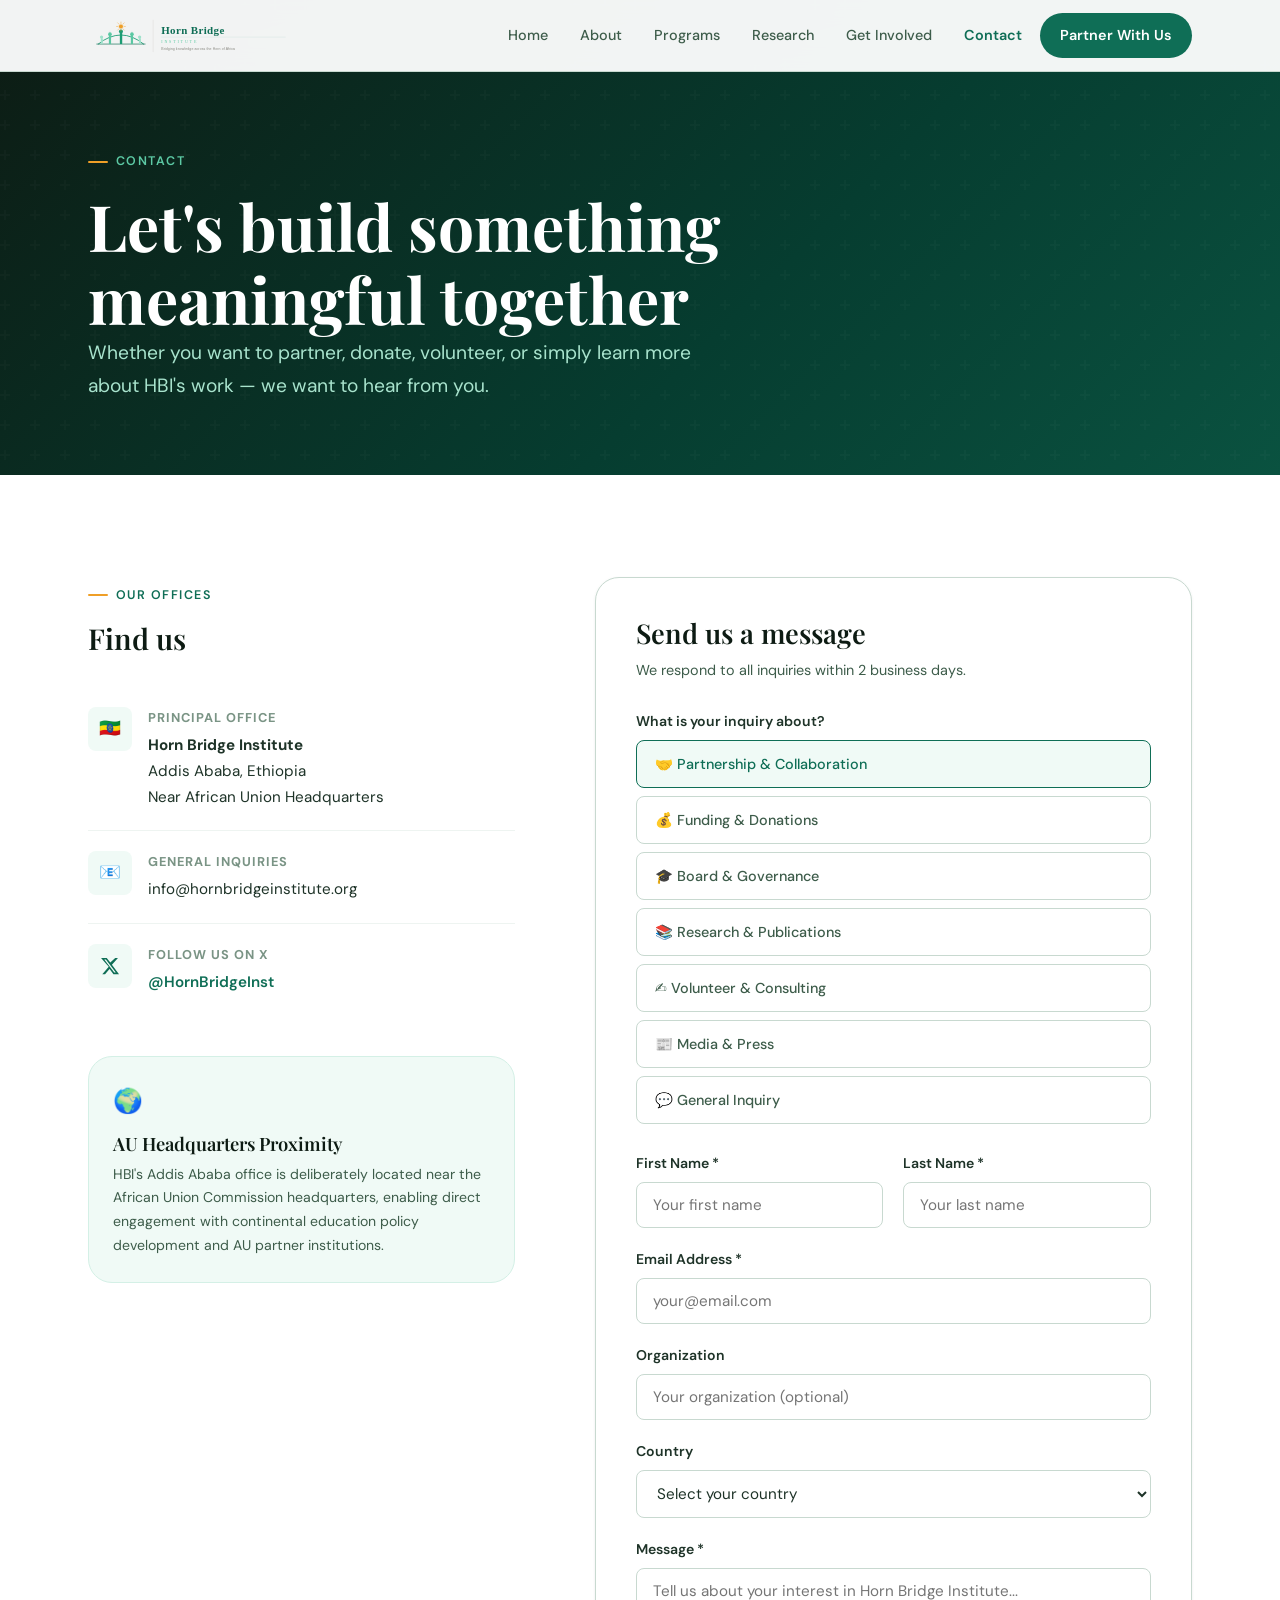
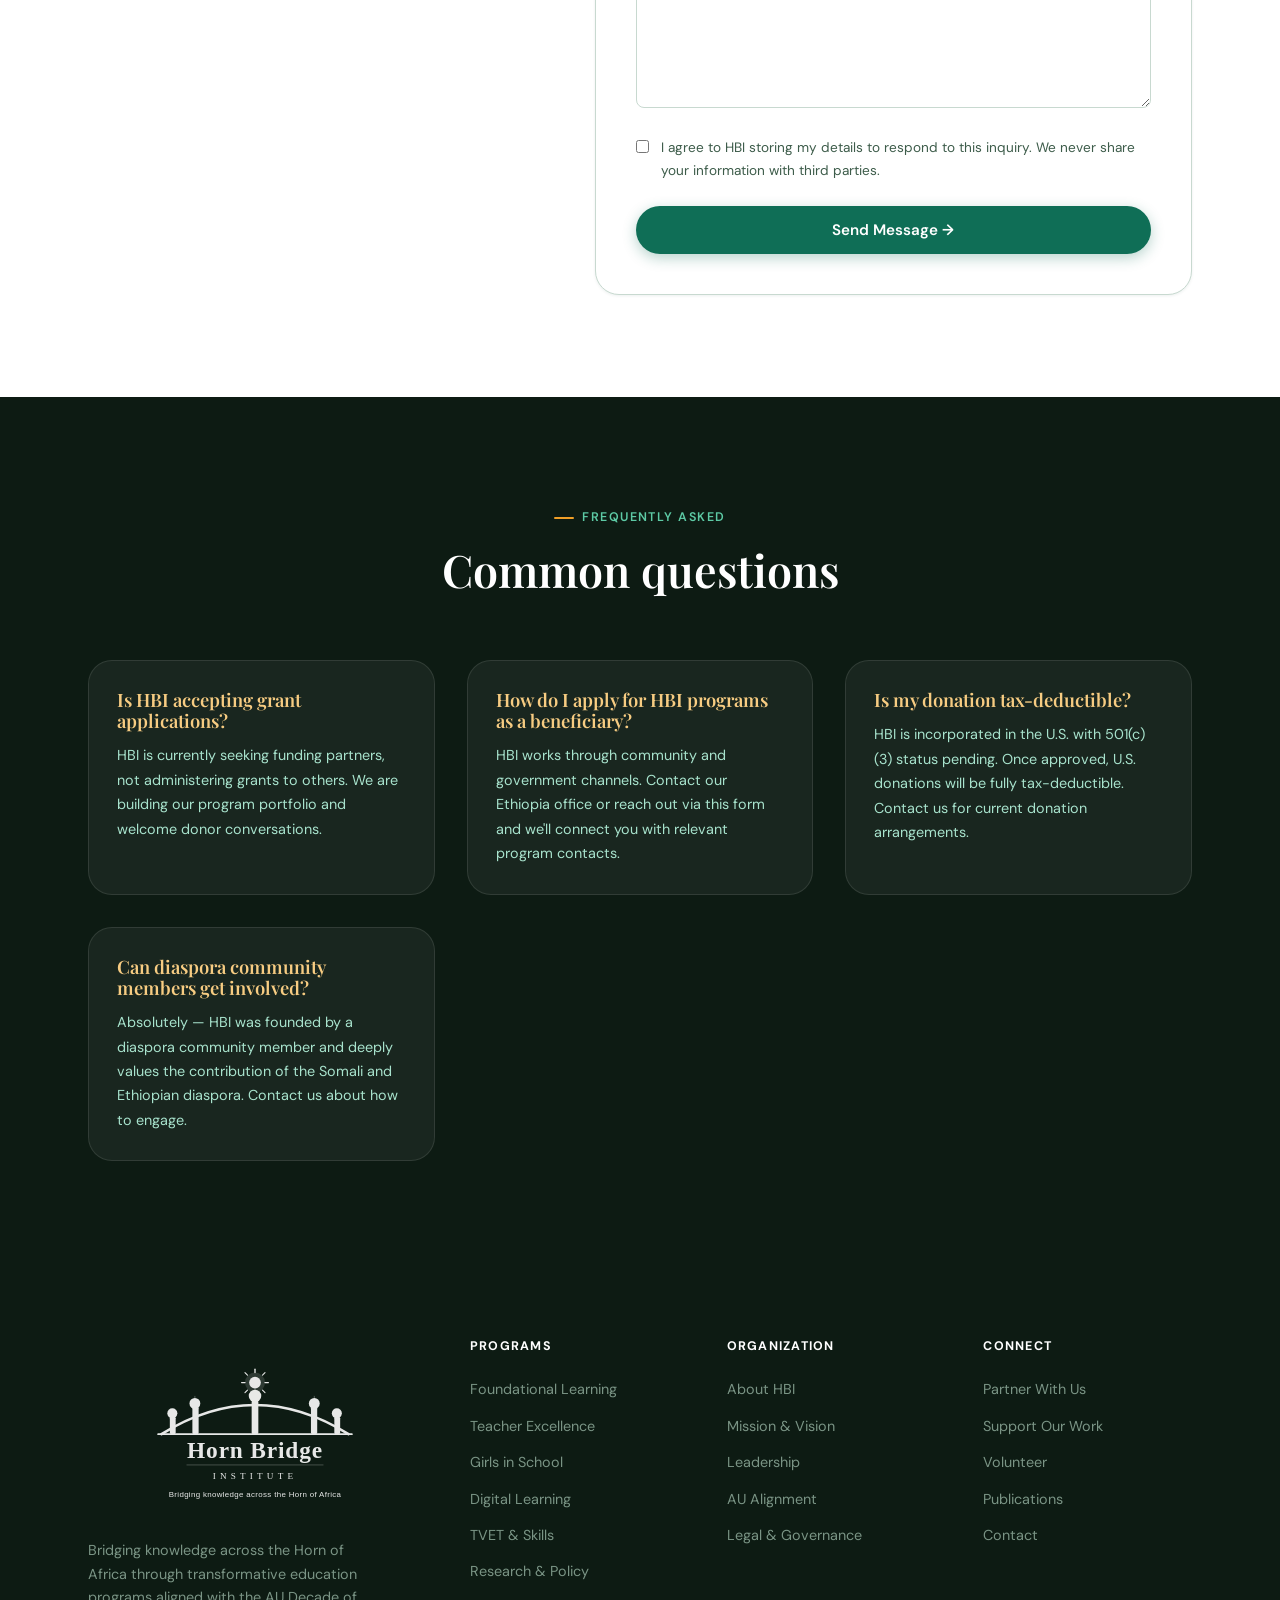
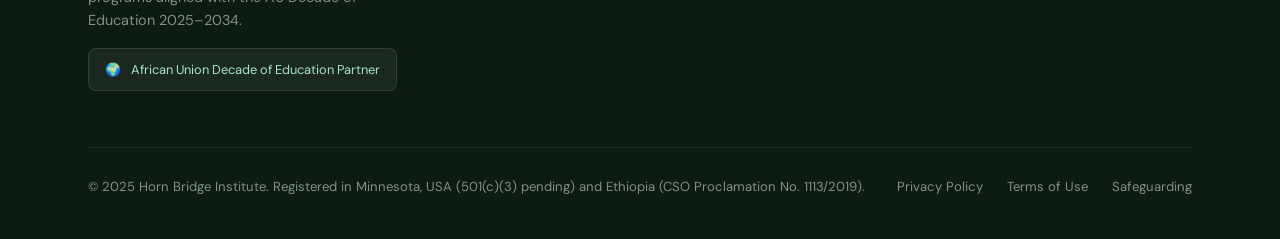
<file: contact.html>
<!DOCTYPE html>
<html lang="en">
<head>
  <meta charset="UTF-8"><meta name="viewport" content="width=device-width,initial-scale=1.0">
  <title>Contact — Horn Bridge Institute</title>
  <link rel="stylesheet" href="css/main.css">
  <style>
    .contact-grid { display:grid; grid-template-columns:1fr 1.4fr; gap:80px; align-items:start; }
    .contact-info-item { display:flex; gap:16px; align-items:flex-start; padding:20px 0; border-bottom:1px solid var(--ink-50); }
    .contact-info-item:last-child { border-bottom:none; }
    .contact-info-item__icon { width:44px; height:44px; border-radius:var(--radius-md); background:var(--green-50); display:flex; align-items:center; justify-content:center; font-size:1.1rem; flex-shrink:0; }
    .contact-info-item h5 { font-family:var(--font-body); font-size:0.8rem; font-weight:700; text-transform:uppercase; letter-spacing:0.08em; color:var(--ink-300); margin-bottom:4px; }
    .contact-info-item p { font-size:0.95rem; color:var(--ink-700); }
    .form-card { background:var(--white); border:1px solid var(--ink-100); border-radius:var(--radius-xl); padding:40px; box-shadow:var(--shadow-sm); }
    .form-row { display:grid; grid-template-columns:1fr 1fr; gap:20px; }
    .inquiry-btn { width:100%; text-align:left; padding:14px 18px; border-radius:var(--radius-md); border:1.5px solid var(--ink-100); background:var(--white); font-family:var(--font-body); font-size:0.9rem; font-weight:500; color:var(--ink-500); cursor:pointer; transition:all 0.2s; margin-bottom:8px; }
    .inquiry-btn:hover,.inquiry-btn.selected { border-color:var(--green-700); background:var(--green-50); color:var(--green-700); }
    @media(max-width:768px) { .contact-grid{grid-template-columns:1fr;gap:40px;} .form-row{grid-template-columns:1fr;} }
  </style>
</head>
<body>
<nav class="nav" id="nav">
  <div class="nav__inner">
    <a href="index.html" class="nav__logo">
      <img src="[data-uri]" alt="Horn Bridge Institute" height="44">
    </a>
    <div class="nav__links">
      <a href="index.html" class="nav__link">Home</a>
      <a href="about.html" class="nav__link">About</a>
      <a href="programs.html" class="nav__link">Programs</a>
      <a href="research.html" class="nav__link">Research</a>
      <a href="get-involved.html" class="nav__link">Get Involved</a>
      <a href="contact.html" class="nav__link">Contact</a>
      <a href="get-involved.html" class="nav__link nav__cta">Partner With Us</a>
    </div>
    <button class="nav__hamburger" aria-label="Menu">
      <span></span><span></span><span></span>
    </button>
  </div>
</nav>

<section class="page-hero">
  <div class="container">
    <div class="label">Contact</div>
    <h1>Let's build something<br>meaningful together</h1>
    <p class="lead">Whether you want to partner, donate, volunteer, or simply learn more about HBI's work — we want to hear from you.</p>
  </div>
</section>

<section class="section">
  <div class="container">
    <div class="contact-grid">
      <div class="reveal">
        <div class="label">Our Offices</div>
        <h2 style="font-size:1.8rem;">Find us</h2>
        <div style="margin-top:32px;">
          <div class="contact-info-item">
            <div class="contact-info-item__icon">🇪🇹</div>
            <div>
              <h5>Principal Office</h5>
              <p><strong>Horn Bridge Institute</strong><br>Addis Ababa, Ethiopia<br>Near African Union Headquarters</p>
            </div>
          </div>
          <div class="contact-info-item">
            <div class="contact-info-item__icon">📧</div>
            <div>
              <h5>General Inquiries</h5>
              <p>info@hornbridgeinstitute.org</p>
            </div>
          </div>
          <div class="contact-info-item">
            <div class="contact-info-item__icon">
              <svg width="20" height="20" viewBox="0 0 24 24" fill="none" xmlns="http://www.w3.org/2000/svg">
              <path d="M18.244 2.25h3.308l-7.227 8.26 8.502 11.24H16.17l-4.714-6.231-5.401 6.231H2.748l7.73-8.835L1.254 2.25H8.08l4.253 5.622 5.912-5.622zm-1.161 17.52h1.833L7.084 4.126H5.117L17.083 19.77z" fill="#0F6E56"/>
              </svg>
            </div>
            <div>
              <h5>Follow us on X</h5>
              <p><a href="https://x.com/HornBridgeInst" target="_blank" rel="noopener noreferrer" style="color:var(--green-700);font-weight:600;text-decoration:none;">@HornBridgeInst</a></p>
            </div>
            </div>
        </div>
        <div style="margin-top:40px;padding:24px;background:var(--green-50);border-radius:var(--radius-xl);border:1px solid var(--green-100);">
          <div style="font-size:1.5rem;margin-bottom:12px;">🌍</div>
          <h4>AU Headquarters Proximity</h4>
          <p style="font-size:0.88rem;margin-top:8px;">HBI's Addis Ababa office is deliberately located near the African Union Commission headquarters, enabling direct engagement with continental education policy development and AU partner institutions.</p>
        </div>
      </div>

      <div class="form-card reveal">
        <h3 style="margin-bottom:8px;">Send us a message</h3>
        <p style="font-size:0.9rem;margin-bottom:28px;">We respond to all inquiries within 2 business days.</p>

        <div style="margin-bottom:20px;">
          <div class="form-label">What is your inquiry about?</div>
          <button class="inquiry-btn selected" onclick="selectInquiry(this)">🤝 Partnership &amp; Collaboration</button>
          <button class="inquiry-btn" onclick="selectInquiry(this)">💰 Funding &amp; Donations</button>
          <button class="inquiry-btn" onclick="selectInquiry(this)">🎓 Board &amp; Governance</button>
          <button class="inquiry-btn" onclick="selectInquiry(this)">📚 Research &amp; Publications</button>
          <button class="inquiry-btn" onclick="selectInquiry(this)">✍️ Volunteer &amp; Consulting</button>
          <button class="inquiry-btn" onclick="selectInquiry(this)">📰 Media &amp; Press</button>
          <button class="inquiry-btn" onclick="selectInquiry(this)">💬 General Inquiry</button>
        </div>

        <form id="contact-form" action="https://api.web3forms.com/submit" method="POST" onsubmit="handleSubmit(event)">
          <input type="hidden" name="access_key" value="96ff1202-586c-40e0-9797-d3419dce1dbb">
          <input type="hidden" name="subject" value="New HBI Website Inquiry">
          <input type="hidden" name="from_name" value="Horn Bridge Institute Website">
          <input type="hidden" name="redirect" value="false">
          <input type="hidden" id="inquiry-type" value="Partnership &amp; Collaboration">
          <div class="form-row">
            <div class="form-group">
              <label class="form-label" for="fname">First Name *</label>
              <input class="form-input" type="text" id="fname" name="first_name" required placeholder="Your first name">
            </div>
            <div class="form-group">
              <label class="form-label" for="lname">Last Name *</label>
              <input class="form-input" type="text" id="lname" name="last_name" required placeholder="Your last name">
            </div>
          </div>
          <div class="form-group">
            <label class="form-label" for="email">Email Address *</label>
            <input class="form-input" type="email" id="email" name="email" required placeholder="your@email.com">
          </div>
          <div class="form-group">
            <label class="form-label" for="org">Organization</label>
            <input class="form-input" type="text" id="org" name="organization" placeholder="Your organization (optional)">
          </div>
          <div class="form-group">
            <label class="form-label" for="country">Country</label>
            <select class="form-select" id="country" name="country">
              <option value="">Select your country</option>
              <option>Ethiopia</option>
              <option>United States</option>
              <option>Somalia</option>
              <option>Kenya</option>
              <option>Djibouti</option>
              <option>Eritrea</option>
              <option>Sudan</option>
              <option>Other</option>
            </select>
          </div>
          <div class="form-group">
            <label class="form-label" for="message">Message *</label>
            <textarea class="form-textarea" id="message" name="message" required placeholder="Tell us about your interest in Horn Bridge Institute..." style="min-height:140px;"></textarea>
          </div>
          <div style="display:flex;align-items:flex-start;gap:12px;margin-bottom:24px;">
            <input type="checkbox" id="consent" required style="margin-top:4px;accent-color:var(--green-700);">
            <label for="consent" style="font-size:0.85rem;color:var(--ink-500);">I agree to HBI storing my details to respond to this inquiry. We never share your information with third parties.</label>
          </div>
          <button type="submit" class="btn btn--primary" style="width:100%;justify-content:center;" id="submit-btn">Send Message →</button>
          <div id="form-success" style="display:none;margin-top:16px;padding:16px;background:var(--green-50);border-radius:var(--radius-md);border:1px solid var(--green-200);text-align:center;">
            <p style="color:var(--green-800);font-weight:600;">✓ Message sent! We will respond within 2 business days.</p>
          </div>
        </form>
      </div>
    </div>
  </div>
</section>

<section class="section section--dark">
  <div class="container">
    <div class="section-head section-head--center reveal">
      <div class="label">Frequently Asked</div>
      <h2>Common questions</h2>
    </div>
    <div class="grid-2 reveal-stagger">
      <div style="padding:28px;border-radius:var(--radius-xl);background:rgba(255,255,255,0.05);border:1px solid rgba(255,255,255,0.1);">
        <h4 style="color:var(--amber-300);margin-bottom:12px;">Is HBI accepting grant applications?</h4>
        <p style="font-size:0.9rem;">HBI is currently seeking funding partners, not administering grants to others. We are building our program portfolio and welcome donor conversations.</p>
      </div>
      <div style="padding:28px;border-radius:var(--radius-xl);background:rgba(255,255,255,0.05);border:1px solid rgba(255,255,255,0.1);">
        <h4 style="color:var(--amber-300);margin-bottom:12px;">How do I apply for HBI programs as a beneficiary?</h4>
        <p style="font-size:0.9rem;">HBI works through community and government channels. Contact our Ethiopia office or reach out via this form and we'll connect you with relevant program contacts.</p>
      </div>
      <div style="padding:28px;border-radius:var(--radius-xl);background:rgba(255,255,255,0.05);border:1px solid rgba(255,255,255,0.1);">
        <h4 style="color:var(--amber-300);margin-bottom:12px;">Is my donation tax-deductible?</h4>
        <p style="font-size:0.9rem;">HBI is incorporated in the U.S. with 501(c)(3) status pending. Once approved, U.S. donations will be fully tax-deductible. Contact us for current donation arrangements.</p>
      </div>
      <div style="padding:28px;border-radius:var(--radius-xl);background:rgba(255,255,255,0.05);border:1px solid rgba(255,255,255,0.1);">
        <h4 style="color:var(--amber-300);margin-bottom:12px;">Can diaspora community members get involved?</h4>
        <p style="font-size:0.9rem;">Absolutely — HBI was founded by a diaspora community member and deeply values the contribution of the Somali and Ethiopian diaspora. Contact us about how to engage.</p>
      </div>
    </div>
  </div>
</section>

<footer class="footer">
  <div class="container">
    <div class="footer__grid">
      <div class="footer__brand">
        <img src="[data-uri]" alt="Horn Bridge Institute" class="footer__logo" height="60">
        <p class="footer__tagline">Bridging knowledge across the Horn of Africa through transformative education programs aligned with the AU Decade of Education 2025–2034.</p>
        <div class="footer__au-badge"><span>🌍</span><span>African Union Decade of Education Partner</span></div>
      </div>
      <div class="footer__col">
        <h5>Programs</h5>
        <div class="footer__links">
          <a href="programs.html#foundational" class="footer__link">Foundational Learning</a>
          <a href="programs.html#teacher" class="footer__link">Teacher Excellence</a>
          <a href="programs.html#girls" class="footer__link">Girls in School</a>
          <a href="programs.html#digital" class="footer__link">Digital Learning</a>
          <a href="programs.html#tvet" class="footer__link">TVET &amp; Skills</a>
          <a href="research.html" class="footer__link">Research &amp; Policy</a>
        </div>
      </div>
      <div class="footer__col">
        <h5>Organization</h5>
        <div class="footer__links">
          <a href="about.html" class="footer__link">About HBI</a>
          <a href="about.html#mission" class="footer__link">Mission &amp; Vision</a>
          <a href="about.html#team" class="footer__link">Leadership</a>
          <a href="about.html#au-alignment" class="footer__link">AU Alignment</a>
          <a href="about.html#legal" class="footer__link">Legal &amp; Governance</a>
        </div>
      </div>
      <div class="footer__col">
        <h5>Connect</h5>
        <div class="footer__links">
          <a href="get-involved.html" class="footer__link">Partner With Us</a>
          <a href="get-involved.html#donate" class="footer__link">Support Our Work</a>
          <a href="get-involved.html#volunteer" class="footer__link">Volunteer</a>
          <a href="research.html" class="footer__link">Publications</a>
          <a href="contact.html" class="footer__link">Contact</a>
        </div>
      </div>
    </div>
    <div class="footer__bottom">
      <p class="footer__copy">&copy; 2025 Horn Bridge Institute. Registered in Minnesota, USA (501(c)(3) pending) and Ethiopia (CSO Proclamation No. 1113/2019).</p>
      <div class="footer__legal">
        <a href="#">Privacy Policy</a>
        <a href="#">Terms of Use</a>
        <a href="#">Safeguarding</a>
      </div>
    </div>
  </div>
</footer>
<script src="js/main.js"></script>
<script>
function selectInquiry(btn) {
  document.querySelectorAll('.inquiry-btn').forEach(b => b.classList.remove('selected'));
  btn.classList.add('selected');
  document.getElementById('inquiry-type').value = btn.textContent.trim();
}
function handleSubmit(e) {
  e.preventDefault();
  const btn = document.getElementById('submit-btn');
  const form = document.getElementById('contact-form');
  btn.textContent = 'Sending...';
  btn.disabled = true;

  const data = new FormData(form);
  data.append('inquiry_type', document.getElementById('inquiry-type').value);

  fetch('https://api.web3forms.com/submit', {
    method: 'POST',
    body: data,
    headers: { 'Accept': 'application/json' }
  })
  .then(res => res.json())
  .then(data => {
    if (data.success) {
      form.style.display = 'none';
      document.getElementById('form-success').style.display = 'block';
    } else {
      btn.textContent = 'Send Message →';
      btn.disabled = false;
      alert('Something went wrong. Please email info@hornbridgeinstitute.org directly.');
    }
  })
  .catch(() => {
    btn.textContent = 'Send Message →';
    btn.disabled = false;
    alert('Something went wrong. Please email info@hornbridgeinstitute.org directly.');
  });
}
</script>
</body>
</html>
</file>
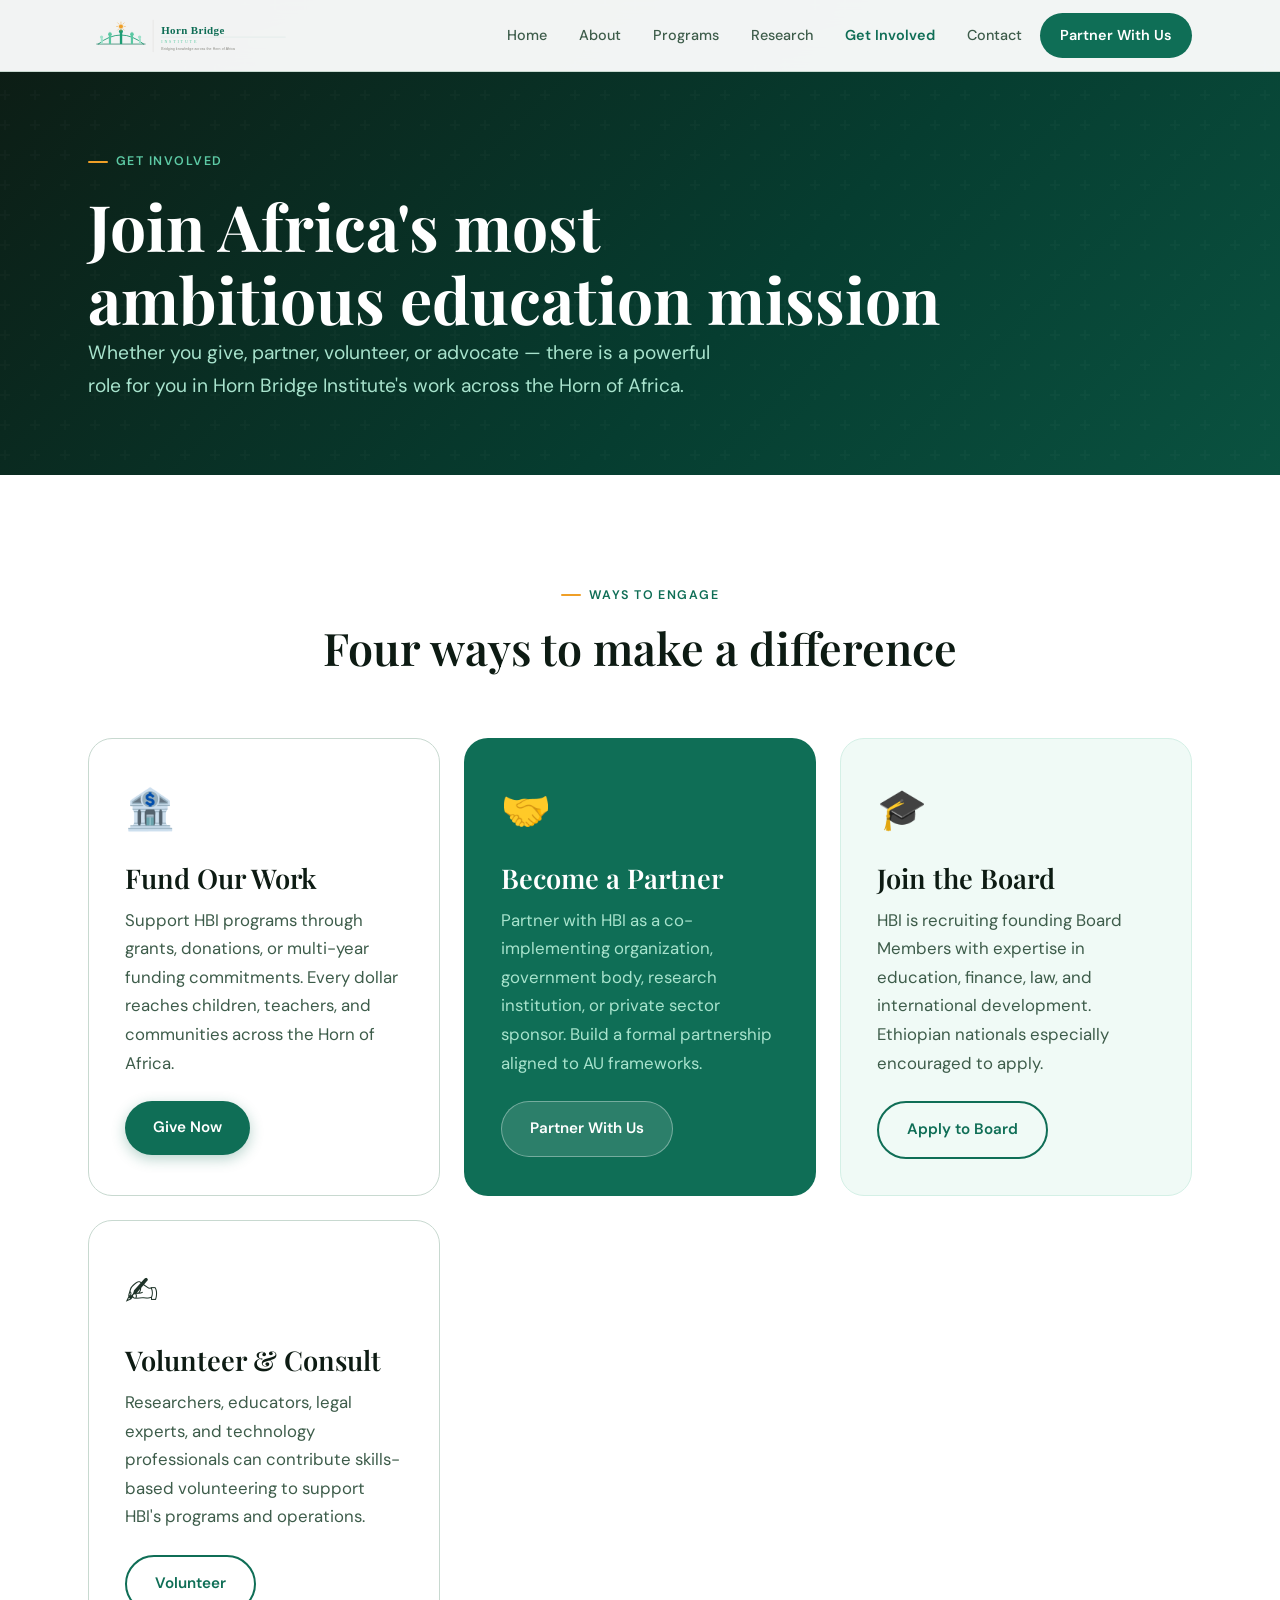
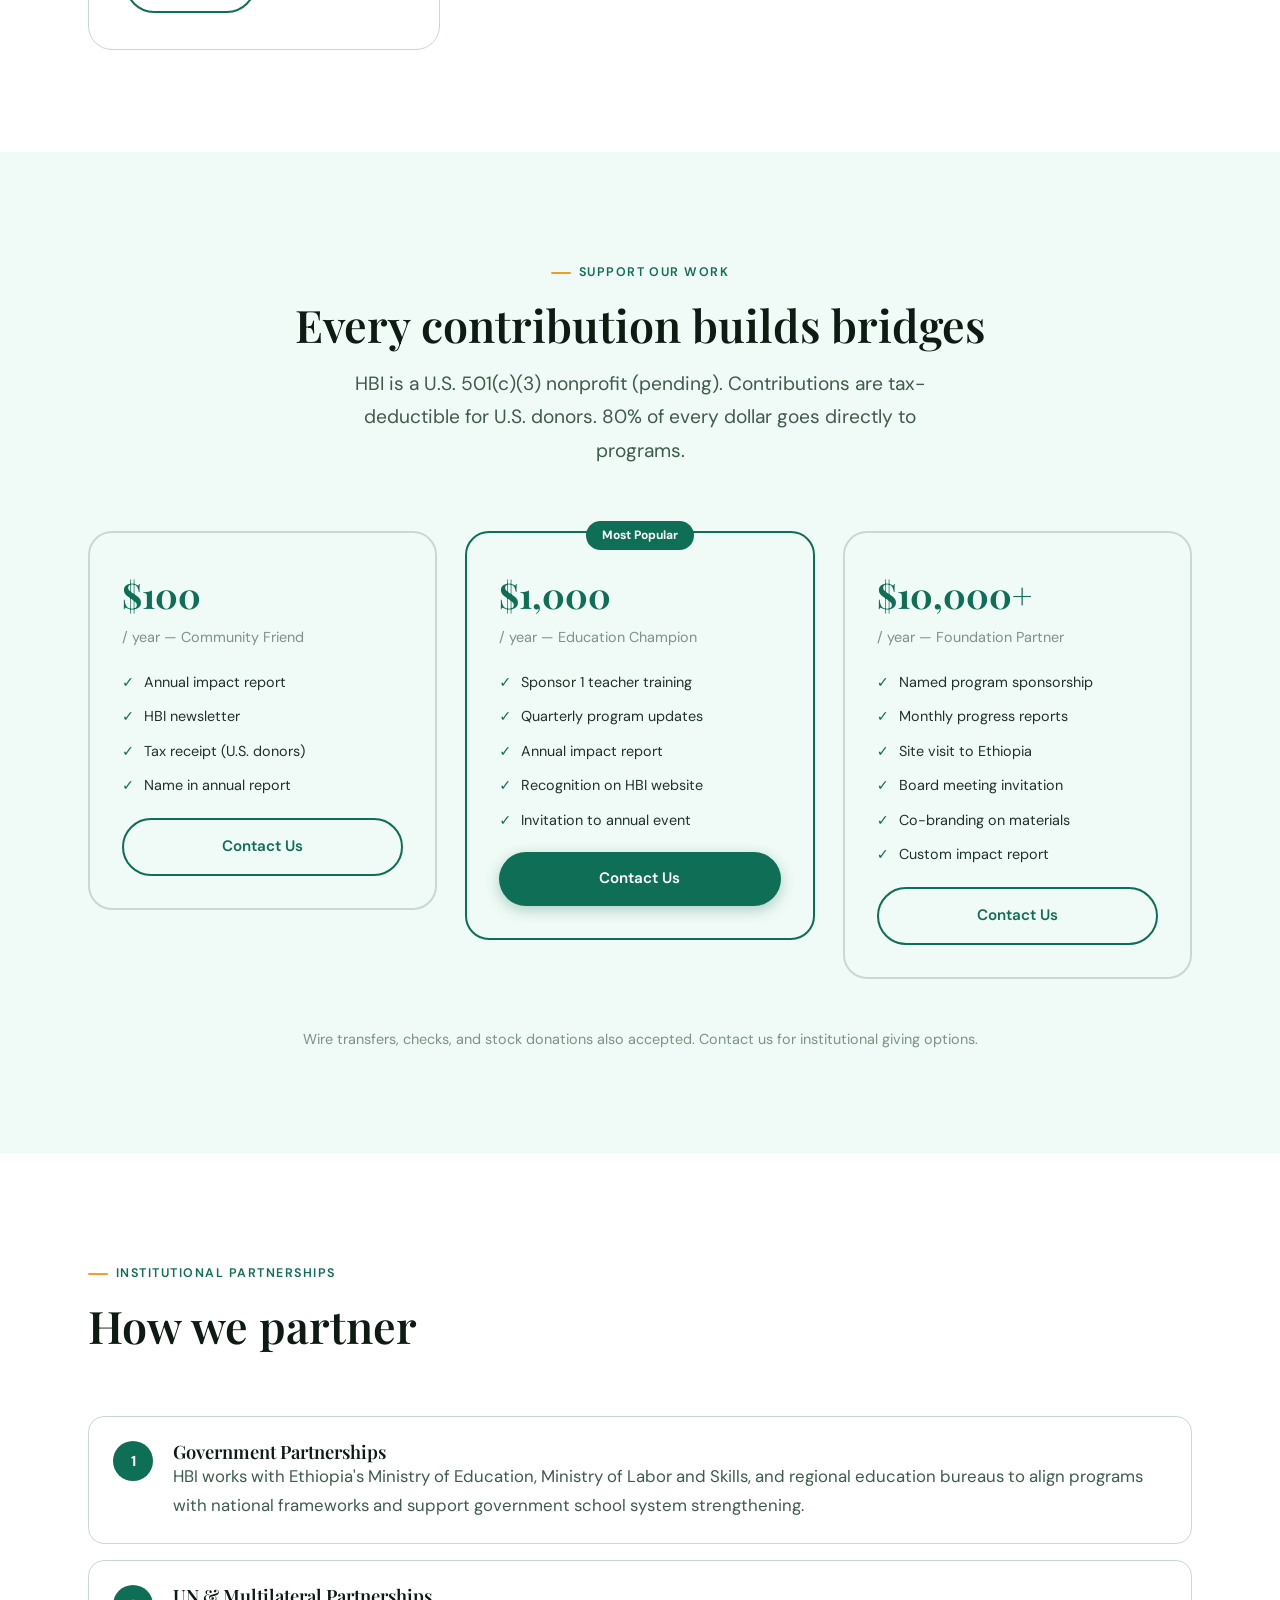
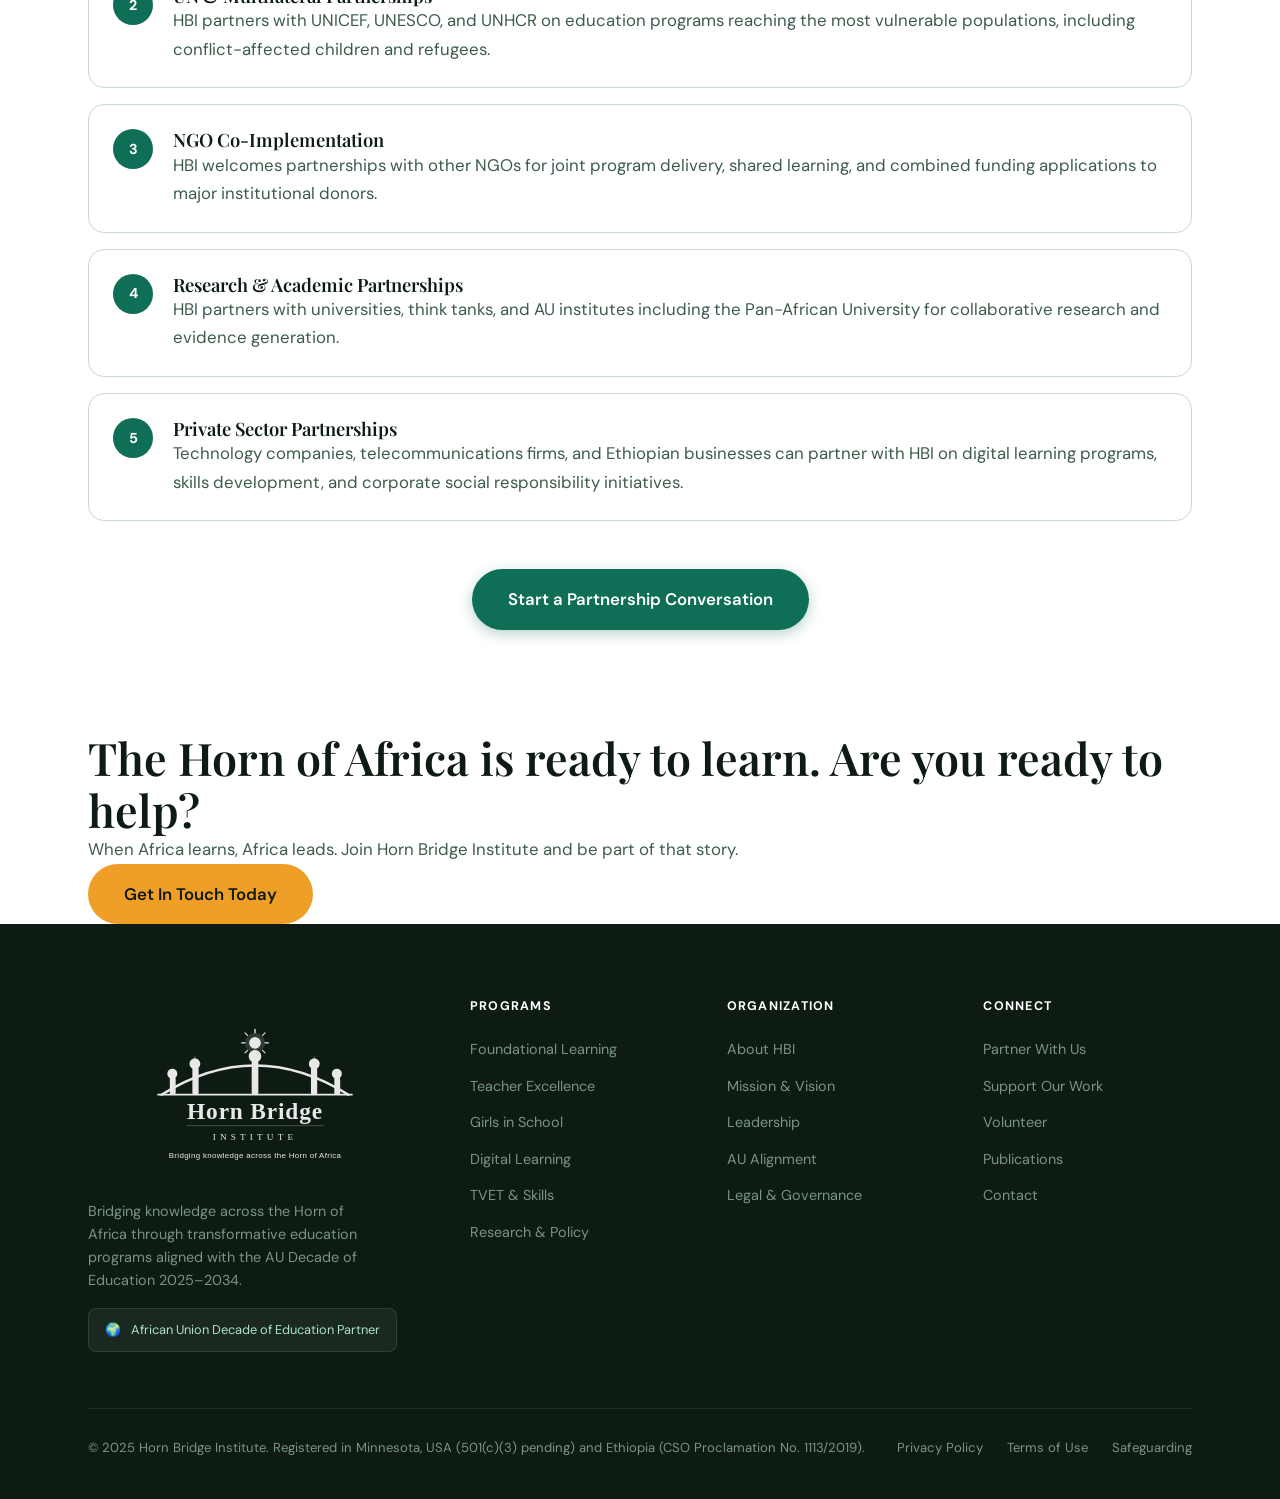
<file: get-involved.html>
<!DOCTYPE html>
<html lang="en">
<head>
  <meta charset="UTF-8"><meta name="viewport" content="width=device-width,initial-scale=1.0">
  <meta name="viewport" content="width=device-width, initial-scale=1.0">
  <link rel="icon" type="image/x-icon" href="/favicon.ico">
  <link rel="icon" type="image/svg+xml" href="/favicon.svg">
  <link rel="icon" type="image/png" sizes="32x32" href="/favicon-32x32.png">
  <link rel="icon" type="image/png" sizes="16x16" href="/favicon-16x16.png">
  <link rel="apple-touch-icon" sizes="180x180" href="/apple-touch-icon.png">
  <meta name="theme-color" content="#0F6E56">
  <title>Get Involved — Horn Bridge Institute</title>
  <link rel="stylesheet" href="css/main.css">
  <style>
    .involve-card { padding:36px; border-radius:var(--radius-xl); border:1px solid var(--ink-100); background:var(--white); }
    .involve-card__icon { font-size:2.5rem; margin-bottom:20px; }
    .involve-card h3 { margin-bottom:12px; }
    .tier-card { padding:32px; border-radius:var(--radius-xl); border:2px solid var(--ink-100); position:relative; transition:all 0.25s; }
    .tier-card:hover { border-color:var(--green-700); box-shadow:var(--shadow-md); }
    .tier-card.featured { border-color:var(--green-700); background:var(--green-50); }
    .tier-card__badge { position:absolute; top:-12px; left:50%; transform:translateX(-50%); background:var(--green-700); color:white; font-size:0.75rem; font-weight:700; padding:4px 16px; border-radius:var(--radius-full); white-space:nowrap; }
    .tier-amount { font-family:var(--font-display); font-size:2.2rem; font-weight:700; color:var(--green-700); }
    .tier-period { font-size:0.9rem; color:var(--ink-300); }
    .tier-features { list-style:none; display:flex; flex-direction:column; gap:10px; margin:20px 0; }
    .tier-features li { display:flex; align-items:flex-start; gap:10px; font-size:0.9rem; }
    .tier-features li::before { content:"✓"; color:var(--green-700); font-weight:700; flex-shrink:0; }
    .step-num { width:40px; height:40px; border-radius:50%; background:var(--green-700); color:var(--white); font-weight:700; display:flex; align-items:center; justify-content:center; flex-shrink:0; font-size:0.9rem; }
    .step-item { display:flex; gap:20px; align-items:flex-start; padding:24px; border-radius:var(--radius-lg); background:var(--white); border:1px solid var(--ink-100); }
  </style>
</head>
<body>
<nav class="nav" id="nav">
  <div class="nav__inner">
    <a href="index.html" class="nav__logo">
      <img src="[data-uri]" alt="Horn Bridge Institute" height="44">
    </a>
    <div class="nav__links">
      <a href="index.html" class="nav__link">Home</a>
      <a href="about.html" class="nav__link">About</a>
      <a href="programs.html" class="nav__link">Programs</a>
      <a href="research.html" class="nav__link">Research</a>
      <a href="get-involved.html" class="nav__link">Get Involved</a>
      <a href="contact.html" class="nav__link">Contact</a>
      <a href="get-involved.html" class="nav__link nav__cta">Partner With Us</a>
    </div>
    <button class="nav__hamburger" aria-label="Menu">
      <span></span><span></span><span></span>
    </button>
  </div>
</nav>

<section class="page-hero">
  <div class="container">
    <div class="label">Get Involved</div>
    <h1>Join Africa's most<br>ambitious education mission</h1>
    <p class="lead">Whether you give, partner, volunteer, or advocate — there is a powerful role for you in Horn Bridge Institute's work across the Horn of Africa.</p>
  </div>
</section>

<section class="section">
  <div class="container">
    <div class="section-head section-head--center reveal">
      <div class="label">Ways to Engage</div>
      <h2>Four ways to make a difference</h2>
    </div>
    <div class="grid-2 reveal-stagger" style="gap:24px;">
      <div class="involve-card">
        <div class="involve-card__icon">🏦</div>
        <h3>Fund Our Work</h3>
        <p>Support HBI programs through grants, donations, or multi-year funding commitments. Every dollar reaches children, teachers, and communities across the Horn of Africa.</p>
        <a href="#donate" class="btn btn--primary mt-24">Give Now</a>
      </div>
      <div class="involve-card" style="background:var(--green-700);border-color:transparent;">
        <div class="involve-card__icon">🤝</div>
        <h3 style="color:white;">Become a Partner</h3>
        <p style="color:var(--green-200);">Partner with HBI as a co-implementing organization, government body, research institution, or private sector sponsor. Build a formal partnership aligned to AU frameworks.</p>
        <a href="#partner" class="btn btn--ghost mt-24">Partner With Us</a>
      </div>
      <div class="involve-card" style="background:var(--green-50);border-color:var(--green-100);">
        <div class="involve-card__icon">🎓</div>
        <h3>Join the Board</h3>
        <p>HBI is recruiting founding Board Members with expertise in education, finance, law, and international development. Ethiopian nationals especially encouraged to apply.</p>
        <a href="https://docs.google.com/forms/d/e/1FAIpQLSdQ9t0gpOskaBo0YioFFjtyIo0bsZzSjsCJ5JbdeCsFNA6XLw/viewform" target="_blank" rel="noopener noreferrer" class="btn btn--secondary mt-24">Apply to Board</a>
      </div> 
      <div class="involve-card">
        <div class="involve-card__icon">✍️</div>
        <h3>Volunteer &amp; Consult</h3>
        <p id="volunteer">Researchers, educators, legal experts, and technology professionals can contribute skills-based volunteering to support HBI's programs and operations.</p>
        <a href="contact.html" class="btn btn--secondary mt-24">Volunteer</a>
      </div>
    </div>
  </div>
</section>

<section class="section section--alt" id="donate">
  <div class="container">
    <div class="section-head section-head--center reveal">
      <div class="label">Support Our Work</div>
      <h2>Every contribution builds bridges</h2>
      <p class="lead">HBI is a U.S. 501(c)(3) nonprofit (pending). Contributions are tax-deductible for U.S. donors. 80% of every dollar goes directly to programs.</p>
    </div>
    <div class="grid-3 reveal-stagger" style="align-items:start;">
      <div class="tier-card">
        <div class="tier-amount">$100</div>
        <div class="tier-period">/ year — Community Friend</div>
        <ul class="tier-features">
          <li>Annual impact report</li>
          <li>HBI newsletter</li>
          <li>Tax receipt (U.S. donors)</li>
          <li>Name in annual report</li>
        </ul>
        <a href="contact.html" class="btn btn--secondary" style="width:100%;justify-content:center;">Contact Us</a>
      </div>
      <div class="tier-card featured">
        <div class="tier-card__badge">Most Popular</div>
        <div class="tier-amount" style="color:var(--green-700);">$1,000</div>
        <div class="tier-period">/ year — Education Champion</div>
        <ul class="tier-features">
          <li>Sponsor 1 teacher training</li>
          <li>Quarterly program updates</li>
          <li>Annual impact report</li>
          <li>Recognition on HBI website</li>
          <li>Invitation to annual event</li>
        </ul>
        <a href="contact.html" class="btn btn--primary" style="width:100%;justify-content:center;">Contact Us</a>
      </div>
      <div class="tier-card">
        <div class="tier-amount">$10,000+</div>
        <div class="tier-period">/ year — Foundation Partner</div>
        <ul class="tier-features">
          <li>Named program sponsorship</li>
          <li>Monthly progress reports</li>
          <li>Site visit to Ethiopia</li>
          <li>Board meeting invitation</li>
          <li>Co-branding on materials</li>
          <li>Custom impact report</li>
        </ul>
        <a href="contact.html" class="btn btn--secondary" style="width:100%;justify-content:center;">Contact Us</a>
      </div>
    </div>
    <div class="text-center mt-48 reveal">
      <p style="color:var(--ink-300);font-size:0.9rem;">Wire transfers, checks, and stock donations also accepted. Contact us for institutional giving options.</p>
    </div>
  </div>
</section>

<section class="section" id="partner">
  <div class="container">
    <div class="section-head reveal">
      <div class="label">Institutional Partnerships</div>
      <h2>How we partner</h2>
    </div>
    <div style="display:flex;flex-direction:column;gap:16px;" class="reveal-stagger">
      <div class="step-item">
        <div class="step-num">1</div>
        <div>
          <h4>Government Partnerships</h4>
          <p>HBI works with Ethiopia's Ministry of Education, Ministry of Labor and Skills, and regional education bureaus to align programs with national frameworks and support government school system strengthening.</p>
        </div>
      </div>
      <div class="step-item">
        <div class="step-num">2</div>
        <div>
          <h4>UN &amp; Multilateral Partnerships</h4>
          <p>HBI partners with UNICEF, UNESCO, and UNHCR on education programs reaching the most vulnerable populations, including conflict-affected children and refugees.</p>
        </div>
      </div>
      <div class="step-item">
        <div class="step-num">3</div>
        <div>
          <h4>NGO Co-Implementation</h4>
          <p>HBI welcomes partnerships with other NGOs for joint program delivery, shared learning, and combined funding applications to major institutional donors.</p>
        </div>
      </div>
      <div class="step-item">
        <div class="step-num">4</div>
        <div>
          <h4>Research &amp; Academic Partnerships</h4>
          <p>HBI partners with universities, think tanks, and AU institutes including the Pan-African University for collaborative research and evidence generation.</p>
        </div>
      </div>
      <div class="step-item">
        <div class="step-num">5</div>
        <div>
          <h4>Private Sector Partnerships</h4>
          <p>Technology companies, telecommunications firms, and Ethiopian businesses can partner with HBI on digital learning programs, skills development, and corporate social responsibility initiatives.</p>
        </div>
      </div>
    </div>
    <div class="text-center mt-48 reveal">
      <a href="contact.html" class="btn btn--primary btn--lg">Start a Partnership Conversation</a>
    </div>
  </div>
</section>

<section class="cta-band">
  <div class="container">
    <h2>The Horn of Africa is ready to learn. Are you ready to help?</h2>
    <p>When Africa learns, Africa leads. Join Horn Bridge Institute and be part of that story.</p>
    <a href="contact.html" class="btn btn--amber btn--lg">Get In Touch Today</a>
  </div>
</section>

<footer class="footer">
  <div class="container">
    <div class="footer__grid">
      <div class="footer__brand">
        <img src="[data-uri]" alt="Horn Bridge Institute" class="footer__logo" height="60">
        <p class="footer__tagline">Bridging knowledge across the Horn of Africa through transformative education programs aligned with the AU Decade of Education 2025–2034.</p>
        <div class="footer__au-badge"><span>🌍</span><span>African Union Decade of Education Partner</span></div>
      </div>
      <div class="footer__col">
        <h5>Programs</h5>
        <div class="footer__links">
          <a href="programs.html#foundational" class="footer__link">Foundational Learning</a>
          <a href="programs.html#teacher" class="footer__link">Teacher Excellence</a>
          <a href="programs.html#girls" class="footer__link">Girls in School</a>
          <a href="programs.html#digital" class="footer__link">Digital Learning</a>
          <a href="programs.html#tvet" class="footer__link">TVET &amp; Skills</a>
          <a href="research.html" class="footer__link">Research &amp; Policy</a>
        </div>
      </div>
      <div class="footer__col">
        <h5>Organization</h5>
        <div class="footer__links">
          <a href="about.html" class="footer__link">About HBI</a>
          <a href="about.html#mission" class="footer__link">Mission &amp; Vision</a>
          <a href="about.html#team" class="footer__link">Leadership</a>
          <a href="about.html#au-alignment" class="footer__link">AU Alignment</a>
          <a href="about.html#legal" class="footer__link">Legal &amp; Governance</a>
        </div>
      </div>
      <div class="footer__col">
        <h5>Connect</h5>
        <div class="footer__links">
          <a href="get-involved.html" class="footer__link">Partner With Us</a>
          <a href="get-involved.html#donate" class="footer__link">Support Our Work</a>
          <a href="get-involved.html#volunteer" class="footer__link">Volunteer</a>
          <a href="research.html" class="footer__link">Publications</a>
          <a href="contact.html" class="footer__link">Contact</a>
        </div>
      </div>
    </div>
    <div class="footer__bottom">
      <p class="footer__copy">&copy; 2025 Horn Bridge Institute. Registered in Minnesota, USA (501(c)(3) pending) and Ethiopia (CSO Proclamation No. 1113/2019).</p>
      <div class="footer__legal">
        <a href="#">Privacy Policy</a>
        <a href="#">Terms of Use</a>
        <a href="#">Safeguarding</a>
      </div>
    </div>
  </div>
</footer>
<script src="js/main.js"></script>
</body>
</html>
</file>
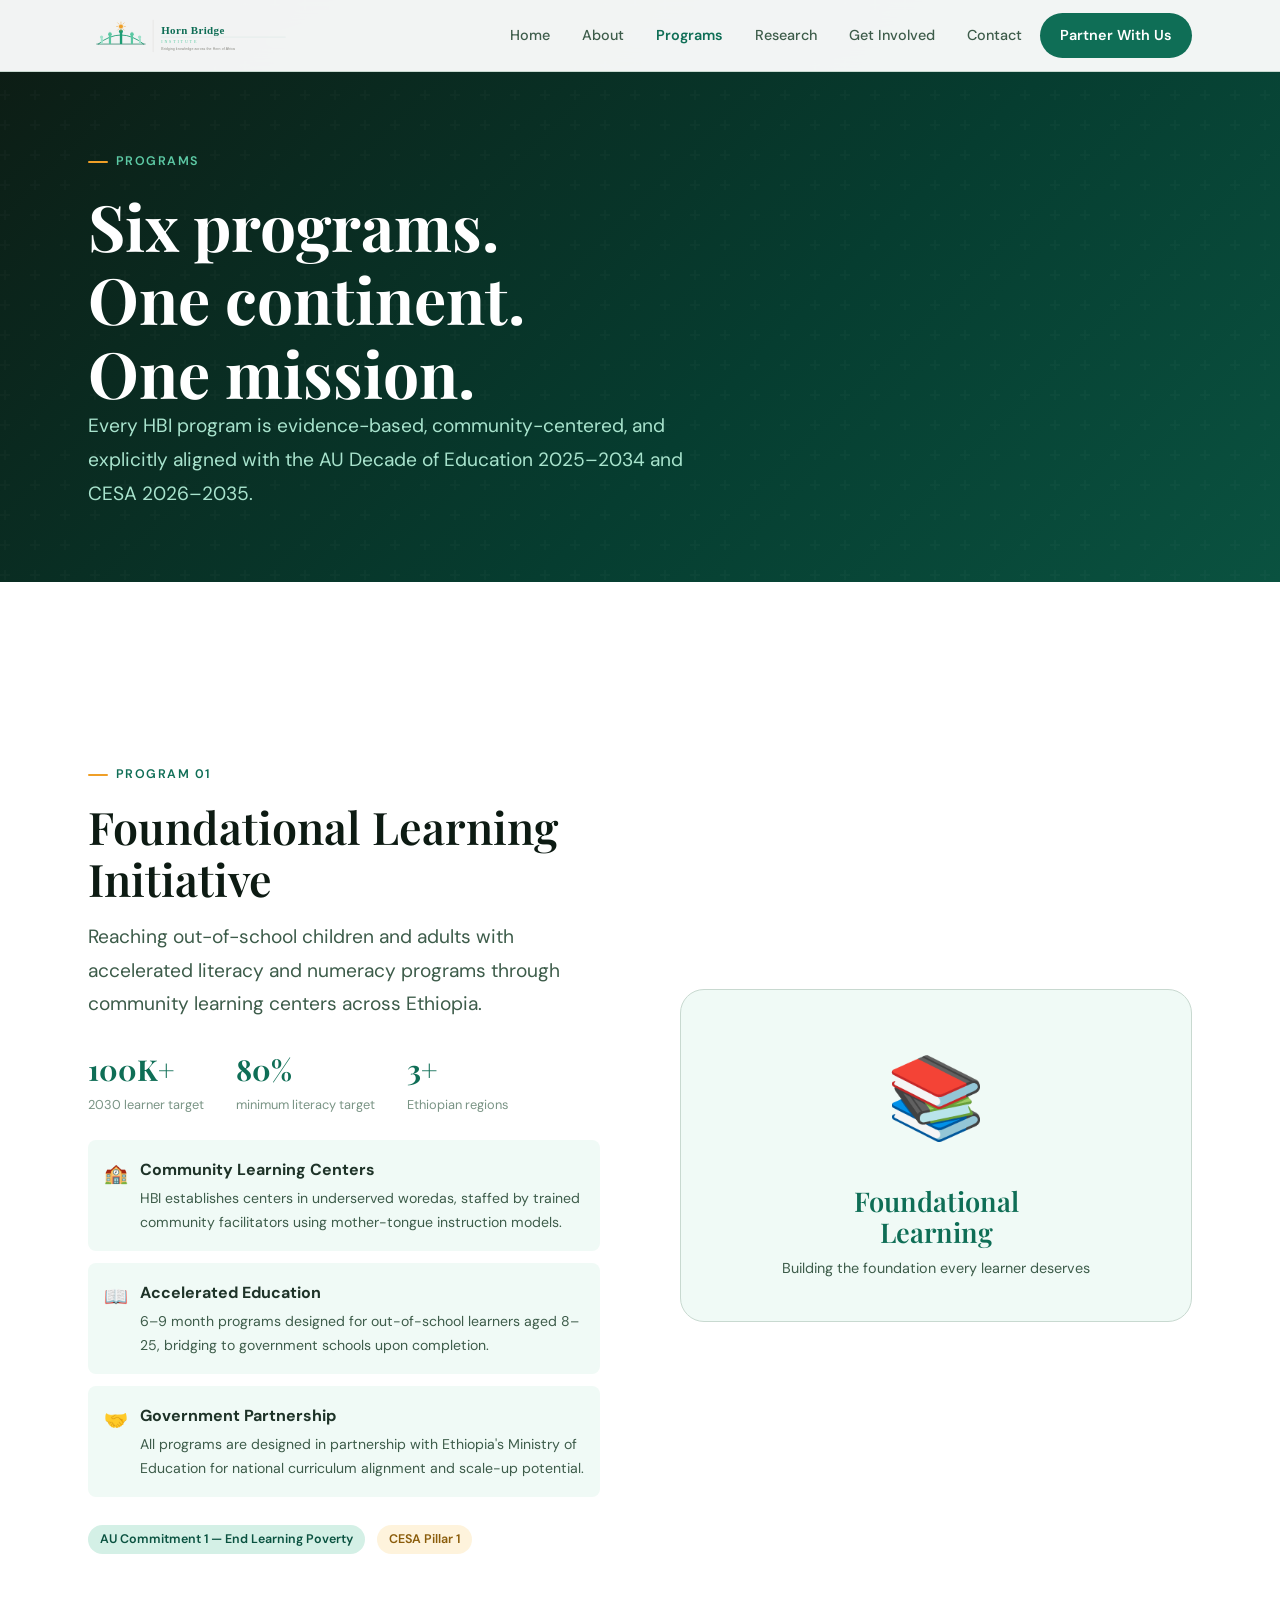
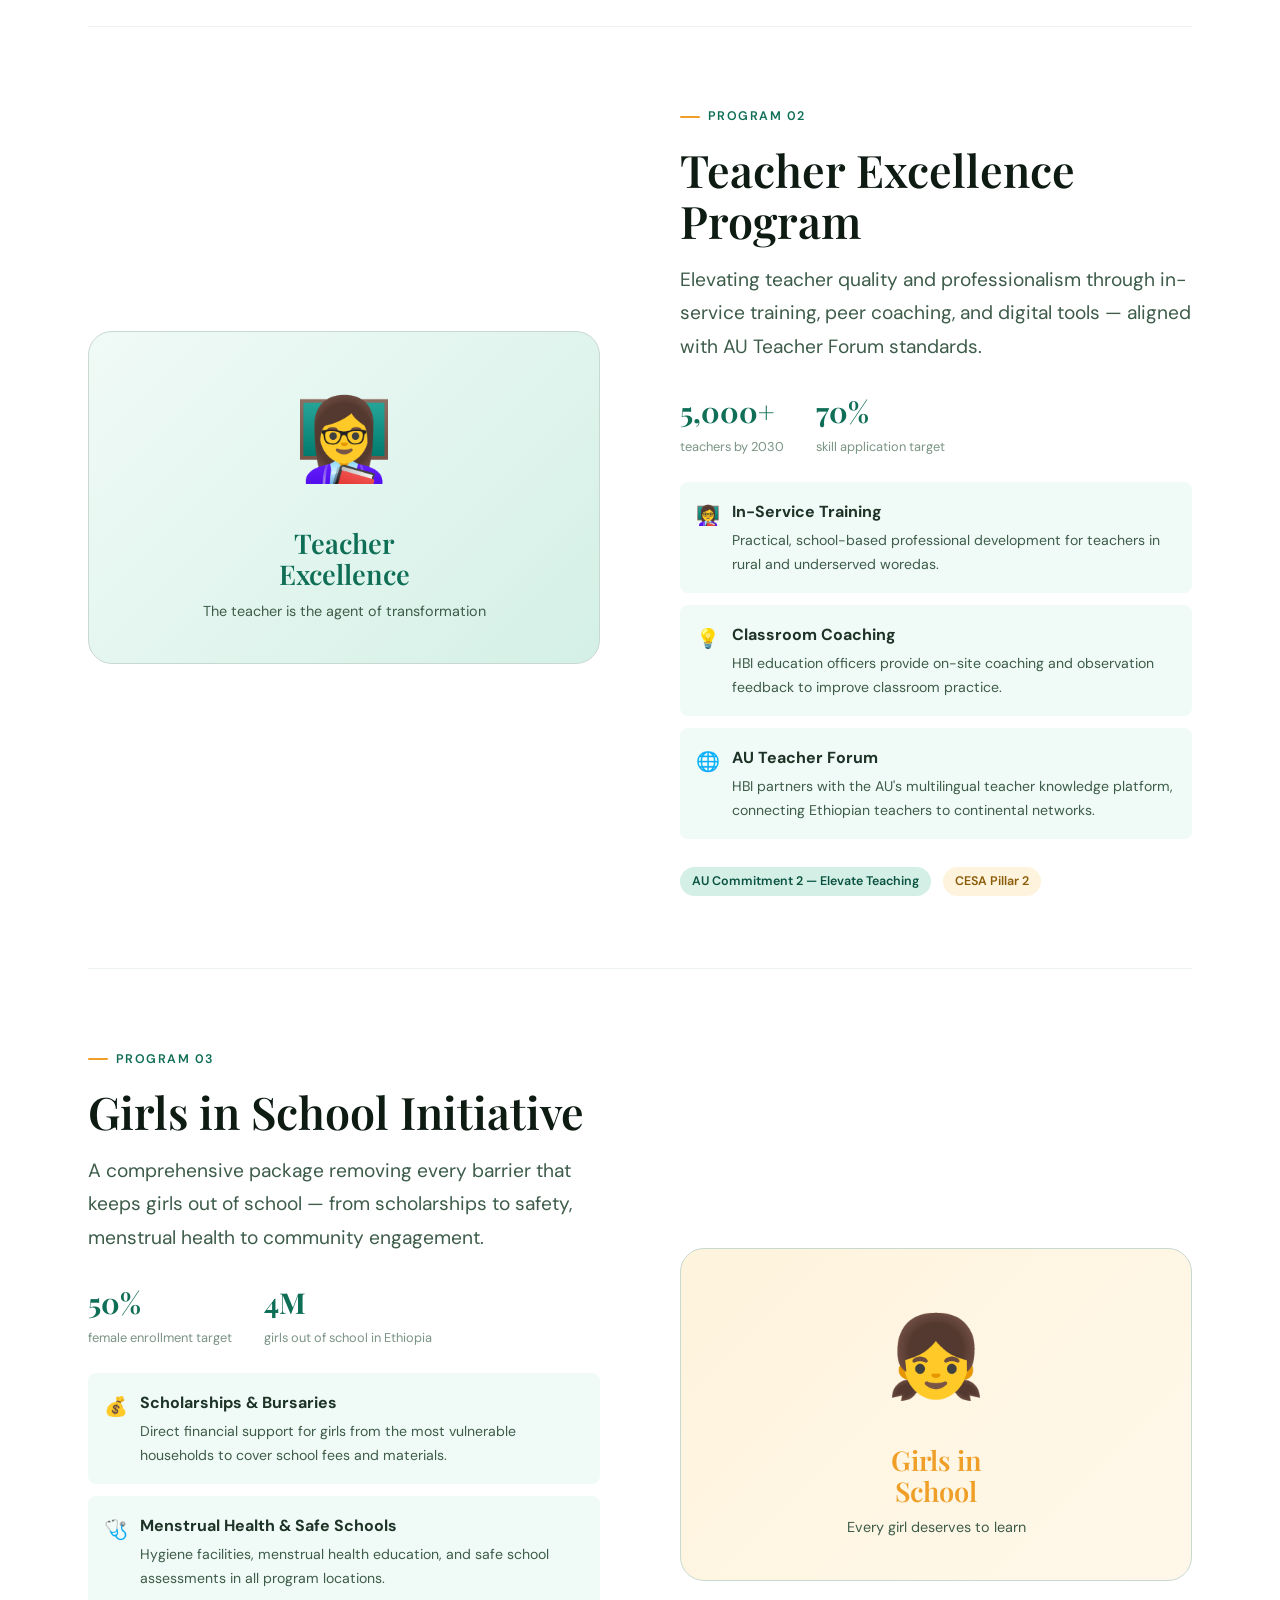
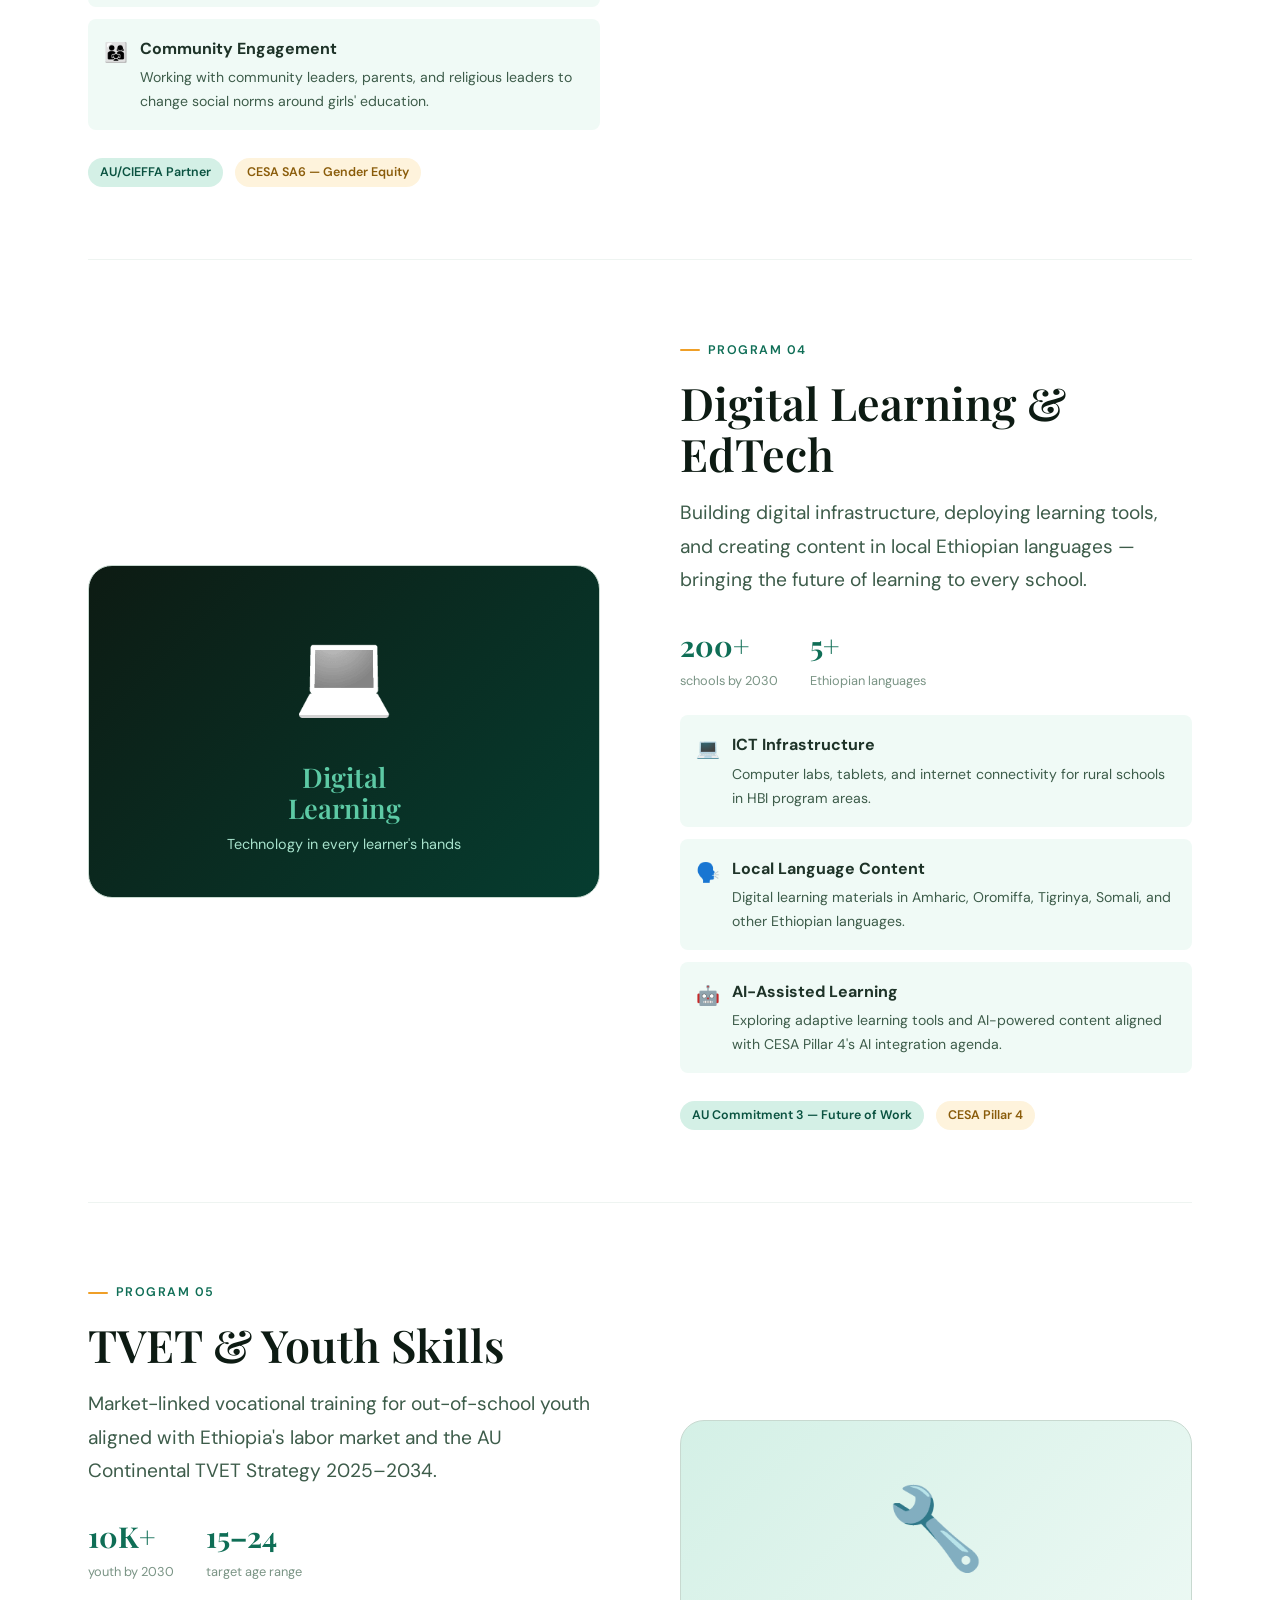
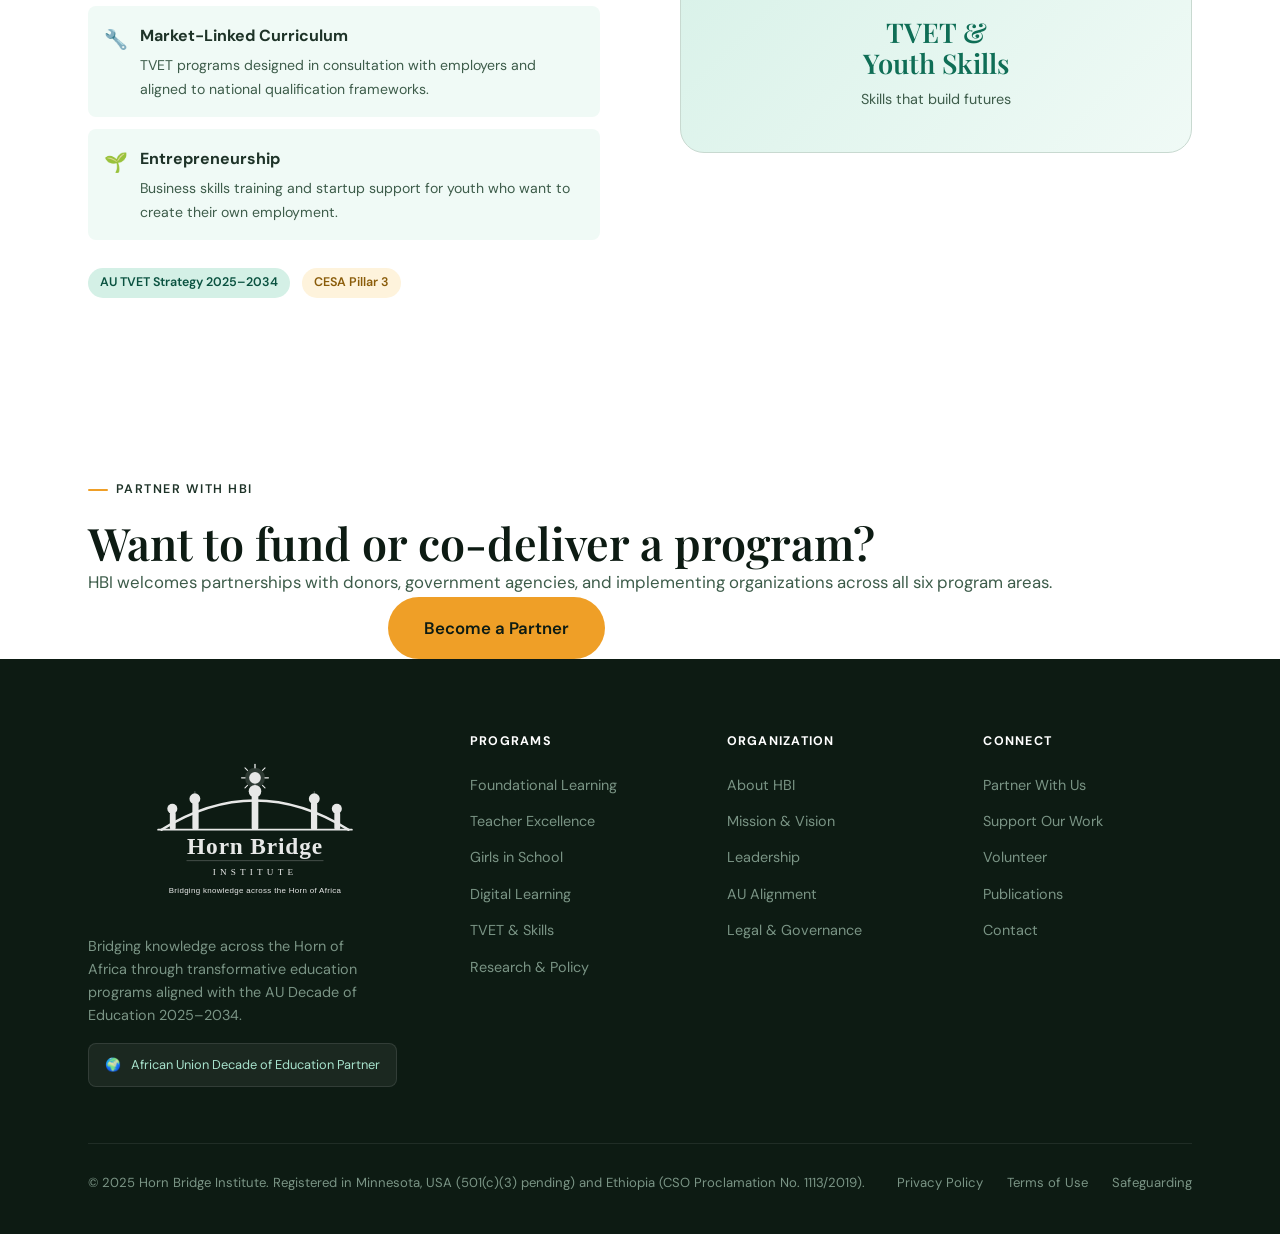
<file: programs.html>
<!DOCTYPE html>
<html lang="en">
<head>
  <meta charset="UTF-8"><meta name="viewport" content="width=device-width,initial-scale=1.0">
  <meta name="viewport" content="width=device-width, initial-scale=1.0">
  <link rel="icon" type="image/x-icon" href="/favicon.ico">
  <link rel="icon" type="image/svg+xml" href="/favicon.svg">
  <link rel="icon" type="image/png" sizes="32x32" href="/favicon-32x32.png">
  <link rel="icon" type="image/png" sizes="16x16" href="/favicon-16x16.png">
  <link rel="apple-touch-icon" sizes="180x180" href="/apple-touch-icon.png">
  <meta name="theme-color" content="#0F6E56">
  <title>Programs — Horn Bridge Institute</title>
  <link rel="stylesheet" href="css/main.css">
  <style>
    .prog-hero { background:linear-gradient(135deg,var(--green-900),var(--green-700)); }
    .prog-nav { display:flex; gap:8px; flex-wrap:wrap; margin-bottom:48px; }
    .prog-nav-btn { padding:10px 20px; border-radius:var(--radius-full); border:1.5px solid var(--ink-100); background:var(--white); font-size:0.88rem; font-weight:600; color:var(--ink-500); cursor:pointer; transition:all 0.2s; }
    .prog-nav-btn:hover,.prog-nav-btn.active { background:var(--green-700); color:var(--white); border-color:var(--green-700); }
    .prog-section { display:grid; grid-template-columns:1fr 1fr; gap:80px; align-items:center; padding:72px 0; border-bottom:1px solid var(--ink-50); }
    .prog-section:last-child { border-bottom:none; }
    .prog-section.reverse { direction:rtl; }
    .prog-section.reverse > * { direction:ltr; }
    .prog-visual { border-radius:var(--radius-xl); overflow:hidden; background:var(--green-50); border:1px solid var(--ink-100); display:flex; align-items:center; justify-content:center; min-height:320px; padding:40px; }
    .prog-icon-large { font-size:5rem; }
    .prog-detail { display:flex; align-items:flex-start; gap:12px; padding:16px; border-radius:var(--radius-md); background:var(--green-50); }
    .prog-detail__icon { font-size:1.2rem; flex-shrink:0; margin-top:2px; }
    .prog-stat-row { display:flex; gap:32px; margin:24px 0; }
    .prog-stat-num { font-family:var(--font-display); font-size:1.8rem; font-weight:700; color:var(--green-700); }
    .prog-stat-label { font-size:0.8rem; color:var(--ink-300); }
    @media(max-width:768px) { .prog-section { grid-template-columns:1fr; gap:32px; } .prog-section.reverse { direction:ltr; } }
  </style>
</head>
<body>
<nav class="nav" id="nav">
  <div class="nav__inner">
    <a href="index.html" class="nav__logo">
      <img src="[data-uri]" alt="Horn Bridge Institute" height="44">
    </a>
    <div class="nav__links">
      <a href="index.html" class="nav__link">Home</a>
      <a href="about.html" class="nav__link">About</a>
      <a href="programs.html" class="nav__link">Programs</a>
      <a href="research.html" class="nav__link">Research</a>
      <a href="get-involved.html" class="nav__link">Get Involved</a>
      <a href="contact.html" class="nav__link">Contact</a>
      <a href="get-involved.html" class="nav__link nav__cta">Partner With Us</a>
    </div>
    <button class="nav__hamburger" aria-label="Menu">
      <span></span><span></span><span></span>
    </button>
  </div>
</nav>

<section class="page-hero">
  <div class="container">
    <div class="label">Programs</div>
    <h1>Six programs.<br>One continent.<br>One mission.</h1>
    <p class="lead">Every HBI program is evidence-based, community-centered, and explicitly aligned with the AU Decade of Education 2025–2034 and CESA 2026–2035.</p>
  </div>
</section>

<section class="section">
  <div class="container">

    <div id="foundational" class="prog-section reveal">
      <div>
        <div class="label">Program 01</div>
        <h2>Foundational Learning Initiative</h2>
        <p class="lead mt-16">Reaching out-of-school children and adults with accelerated literacy and numeracy programs through community learning centers across Ethiopia.</p>
        <div class="prog-stat-row">
          <div><div class="prog-stat-num">100K+</div><div class="prog-stat-label">2030 learner target</div></div>
          <div><div class="prog-stat-num">80%</div><div class="prog-stat-label">minimum literacy target</div></div>
          <div><div class="prog-stat-num">3+</div><div class="prog-stat-label">Ethiopian regions</div></div>
        </div>
        <div style="display:flex;flex-direction:column;gap:12px;margin-top:24px;">
          <div class="prog-detail"><span class="prog-detail__icon">🏫</span><div><strong>Community Learning Centers</strong><p style="font-size:0.88rem;margin-top:4px;">HBI establishes centers in underserved woredas, staffed by trained community facilitators using mother-tongue instruction models.</p></div></div>
          <div class="prog-detail"><span class="prog-detail__icon">📖</span><div><strong>Accelerated Education</strong><p style="font-size:0.88rem;margin-top:4px;">6–9 month programs designed for out-of-school learners aged 8–25, bridging to government schools upon completion.</p></div></div>
          <div class="prog-detail"><span class="prog-detail__icon">🤝</span><div><strong>Government Partnership</strong><p style="font-size:0.88rem;margin-top:4px;">All programs are designed in partnership with Ethiopia's Ministry of Education for national curriculum alignment and scale-up potential.</p></div></div>
        </div>
        <div style="margin-top:28px;display:flex;gap:12px;flex-wrap:wrap;">
          <span class="badge badge--green">AU Commitment 1 — End Learning Poverty</span>
          <span class="badge badge--amber">CESA Pillar 1</span>
        </div>
      </div>
      <div class="prog-visual">
        <div style="text-align:center;">
          <div class="prog-icon-large">📚</div>
          <h3 style="margin-top:20px;color:var(--green-700);">Foundational<br>Learning</h3>
          <p class="mt-8" style="font-size:0.9rem;">Building the foundation every learner deserves</p>
        </div>
      </div>
    </div>

    <div id="teacher" class="prog-section reverse reveal">
      <div>
        <div class="label">Program 02</div>
        <h2>Teacher Excellence Program</h2>
        <p class="lead mt-16">Elevating teacher quality and professionalism through in-service training, peer coaching, and digital tools — aligned with AU Teacher Forum standards.</p>
        <div class="prog-stat-row">
          <div><div class="prog-stat-num">5,000+</div><div class="prog-stat-label">teachers by 2030</div></div>
          <div><div class="prog-stat-num">70%</div><div class="prog-stat-label">skill application target</div></div>
        </div>
        <div style="display:flex;flex-direction:column;gap:12px;margin-top:24px;">
          <div class="prog-detail"><span class="prog-detail__icon">👩‍🏫</span><div><strong>In-Service Training</strong><p style="font-size:0.88rem;margin-top:4px;">Practical, school-based professional development for teachers in rural and underserved woredas.</p></div></div>
          <div class="prog-detail"><span class="prog-detail__icon">💡</span><div><strong>Classroom Coaching</strong><p style="font-size:0.88rem;margin-top:4px;">HBI education officers provide on-site coaching and observation feedback to improve classroom practice.</p></div></div>
          <div class="prog-detail"><span class="prog-detail__icon">🌐</span><div><strong>AU Teacher Forum</strong><p style="font-size:0.88rem;margin-top:4px;">HBI partners with the AU's multilingual teacher knowledge platform, connecting Ethiopian teachers to continental networks.</p></div></div>
        </div>
        <div style="margin-top:28px;display:flex;gap:12px;flex-wrap:wrap;">
          <span class="badge badge--green">AU Commitment 2 — Elevate Teaching</span>
          <span class="badge badge--amber">CESA Pillar 2</span>
        </div>
      </div>
      <div class="prog-visual" style="background:linear-gradient(135deg,var(--green-50),var(--green-100));">
        <div style="text-align:center;">
          <div class="prog-icon-large">👩‍🏫</div>
          <h3 style="margin-top:20px;color:var(--green-700);">Teacher<br>Excellence</h3>
          <p class="mt-8" style="font-size:0.9rem;">The teacher is the agent of transformation</p>
        </div>
      </div>
    </div>

    <div id="girls" class="prog-section reveal">
      <div>
        <div class="label">Program 03</div>
        <h2>Girls in School Initiative</h2>
        <p class="lead mt-16">A comprehensive package removing every barrier that keeps girls out of school — from scholarships to safety, menstrual health to community engagement.</p>
        <div class="prog-stat-row">
          <div><div class="prog-stat-num">50%</div><div class="prog-stat-label">female enrollment target</div></div>
          <div><div class="prog-stat-num">4M</div><div class="prog-stat-label">girls out of school in Ethiopia</div></div>
        </div>
        <div style="display:flex;flex-direction:column;gap:12px;margin-top:24px;">
          <div class="prog-detail"><span class="prog-detail__icon">💰</span><div><strong>Scholarships &amp; Bursaries</strong><p style="font-size:0.88rem;margin-top:4px;">Direct financial support for girls from the most vulnerable households to cover school fees and materials.</p></div></div>
          <div class="prog-detail"><span class="prog-detail__icon">🩺</span><div><strong>Menstrual Health &amp; Safe Schools</strong><p style="font-size:0.88rem;margin-top:4px;">Hygiene facilities, menstrual health education, and safe school assessments in all program locations.</p></div></div>
          <div class="prog-detail"><span class="prog-detail__icon">👨‍👩‍👧</span><div><strong>Community Engagement</strong><p style="font-size:0.88rem;margin-top:4px;">Working with community leaders, parents, and religious leaders to change social norms around girls' education.</p></div></div>
        </div>
        <div style="margin-top:28px;display:flex;gap:12px;flex-wrap:wrap;">
          <span class="badge badge--green">AU/CIEFFA Partner</span>
          <span class="badge badge--amber">CESA SA6 — Gender Equity</span>
        </div>
      </div>
      <div class="prog-visual" style="background:linear-gradient(135deg,var(--amber-100),#fff8ea);">
        <div style="text-align:center;">
          <div class="prog-icon-large">👧</div>
          <h3 style="margin-top:20px;color:var(--amber-500);">Girls in<br>School</h3>
          <p class="mt-8" style="font-size:0.9rem;">Every girl deserves to learn</p>
        </div>
      </div>
    </div>

    <div id="digital" class="prog-section reverse reveal">
      <div>
        <div class="label">Program 04</div>
        <h2>Digital Learning &amp; EdTech</h2>
        <p class="lead mt-16">Building digital infrastructure, deploying learning tools, and creating content in local Ethiopian languages — bringing the future of learning to every school.</p>
        <div class="prog-stat-row">
          <div><div class="prog-stat-num">200+</div><div class="prog-stat-label">schools by 2030</div></div>
          <div><div class="prog-stat-num">5+</div><div class="prog-stat-label">Ethiopian languages</div></div>
        </div>
        <div style="display:flex;flex-direction:column;gap:12px;margin-top:24px;">
          <div class="prog-detail"><span class="prog-detail__icon">💻</span><div><strong>ICT Infrastructure</strong><p style="font-size:0.88rem;margin-top:4px;">Computer labs, tablets, and internet connectivity for rural schools in HBI program areas.</p></div></div>
          <div class="prog-detail"><span class="prog-detail__icon">🗣️</span><div><strong>Local Language Content</strong><p style="font-size:0.88rem;margin-top:4px;">Digital learning materials in Amharic, Oromiffa, Tigrinya, Somali, and other Ethiopian languages.</p></div></div>
          <div class="prog-detail"><span class="prog-detail__icon">🤖</span><div><strong>AI-Assisted Learning</strong><p style="font-size:0.88rem;margin-top:4px;">Exploring adaptive learning tools and AI-powered content aligned with CESA Pillar 4's AI integration agenda.</p></div></div>
        </div>
        <div style="margin-top:28px;display:flex;gap:12px;flex-wrap:wrap;">
          <span class="badge badge--green">AU Commitment 3 — Future of Work</span>
          <span class="badge badge--amber">CESA Pillar 4</span>
        </div>
      </div>
      <div class="prog-visual" style="background:linear-gradient(135deg,var(--ink-900),var(--green-900));">
        <div style="text-align:center;">
          <div class="prog-icon-large" style="filter:saturate(0) brightness(2);">💻</div>
          <h3 style="margin-top:20px;color:var(--green-400);">Digital<br>Learning</h3>
          <p class="mt-8" style="font-size:0.9rem;color:var(--green-200);">Technology in every learner's hands</p>
        </div>
      </div>
    </div>

    <div id="tvet" class="prog-section reveal">
      <div>
        <div class="label">Program 05</div>
        <h2>TVET &amp; Youth Skills</h2>
        <p class="lead mt-16">Market-linked vocational training for out-of-school youth aligned with Ethiopia's labor market and the AU Continental TVET Strategy 2025–2034.</p>
        <div class="prog-stat-row">
          <div><div class="prog-stat-num">10K+</div><div class="prog-stat-label">youth by 2030</div></div>
          <div><div class="prog-stat-num">15–24</div><div class="prog-stat-label">target age range</div></div>
        </div>
        <div style="display:flex;flex-direction:column;gap:12px;margin-top:24px;">
          <div class="prog-detail"><span class="prog-detail__icon">🔧</span><div><strong>Market-Linked Curriculum</strong><p style="font-size:0.88rem;margin-top:4px;">TVET programs designed in consultation with employers and aligned to national qualification frameworks.</p></div></div>
          <div class="prog-detail"><span class="prog-detail__icon">🌱</span><div><strong>Entrepreneurship</strong><p style="font-size:0.88rem;margin-top:4px;">Business skills training and startup support for youth who want to create their own employment.</p></div></div>
        </div>
        <div style="margin-top:28px;display:flex;gap:12px;flex-wrap:wrap;">
          <span class="badge badge--green">AU TVET Strategy 2025–2034</span>
          <span class="badge badge--amber">CESA Pillar 3</span>
        </div>
      </div>
      <div class="prog-visual" style="background:linear-gradient(135deg,var(--green-100),var(--green-50));">
        <div style="text-align:center;">
          <div class="prog-icon-large">🔧</div>
          <h3 style="margin-top:20px;color:var(--green-700);">TVET &amp;<br>Youth Skills</h3>
          <p class="mt-8" style="font-size:0.9rem;">Skills that build futures</p>
        </div>
      </div>
    </div>

  </div>
</section>

<section class="cta-band">
  <div class="container">
    <div class="label" style="justify-content:center;color:var(--green-300);">Partner With HBI</div>
    <h2>Want to fund or co-deliver a program?</h2>
    <p>HBI welcomes partnerships with donors, government agencies, and implementing organizations across all six program areas.</p>
    <div class="flex flex-wrap gap-16" style="justify-content:center;">
      <a href="get-involved.html" class="btn btn--amber btn--lg">Become a Partner</a>
      <a href="contact.html" class="btn btn--ghost btn--lg">Request a Concept Note</a>
    </div>
  </div>
</section>

<footer class="footer">
  <div class="container">
    <div class="footer__grid">
      <div class="footer__brand">
        <img src="[data-uri]" alt="Horn Bridge Institute" class="footer__logo" height="60">
        <p class="footer__tagline">Bridging knowledge across the Horn of Africa through transformative education programs aligned with the AU Decade of Education 2025–2034.</p>
        <div class="footer__au-badge"><span>🌍</span><span>African Union Decade of Education Partner</span></div>
      </div>
      <div class="footer__col">
        <h5>Programs</h5>
        <div class="footer__links">
          <a href="programs.html#foundational" class="footer__link">Foundational Learning</a>
          <a href="programs.html#teacher" class="footer__link">Teacher Excellence</a>
          <a href="programs.html#girls" class="footer__link">Girls in School</a>
          <a href="programs.html#digital" class="footer__link">Digital Learning</a>
          <a href="programs.html#tvet" class="footer__link">TVET &amp; Skills</a>
          <a href="research.html" class="footer__link">Research &amp; Policy</a>
        </div>
      </div>
      <div class="footer__col">
        <h5>Organization</h5>
        <div class="footer__links">
          <a href="about.html" class="footer__link">About HBI</a>
          <a href="about.html#mission" class="footer__link">Mission &amp; Vision</a>
          <a href="about.html#team" class="footer__link">Leadership</a>
          <a href="about.html#au-alignment" class="footer__link">AU Alignment</a>
          <a href="about.html#legal" class="footer__link">Legal &amp; Governance</a>
        </div>
      </div>
      <div class="footer__col">
        <h5>Connect</h5>
        <div class="footer__links">
          <a href="get-involved.html" class="footer__link">Partner With Us</a>
          <a href="get-involved.html#donate" class="footer__link">Support Our Work</a>
          <a href="get-involved.html#volunteer" class="footer__link">Volunteer</a>
          <a href="research.html" class="footer__link">Publications</a>
          <a href="contact.html" class="footer__link">Contact</a>
        </div>
      </div>
    </div>
    <div class="footer__bottom">
      <p class="footer__copy">&copy; 2025 Horn Bridge Institute. Registered in Minnesota, USA (501(c)(3) pending) and Ethiopia (CSO Proclamation No. 1113/2019).</p>
      <div class="footer__legal">
        <a href="#">Privacy Policy</a>
        <a href="#">Terms of Use</a>
        <a href="#">Safeguarding</a>
      </div>
    </div>
  </div>
</footer>
<script src="js/main.js"></script>
</body>
</html>
</file>
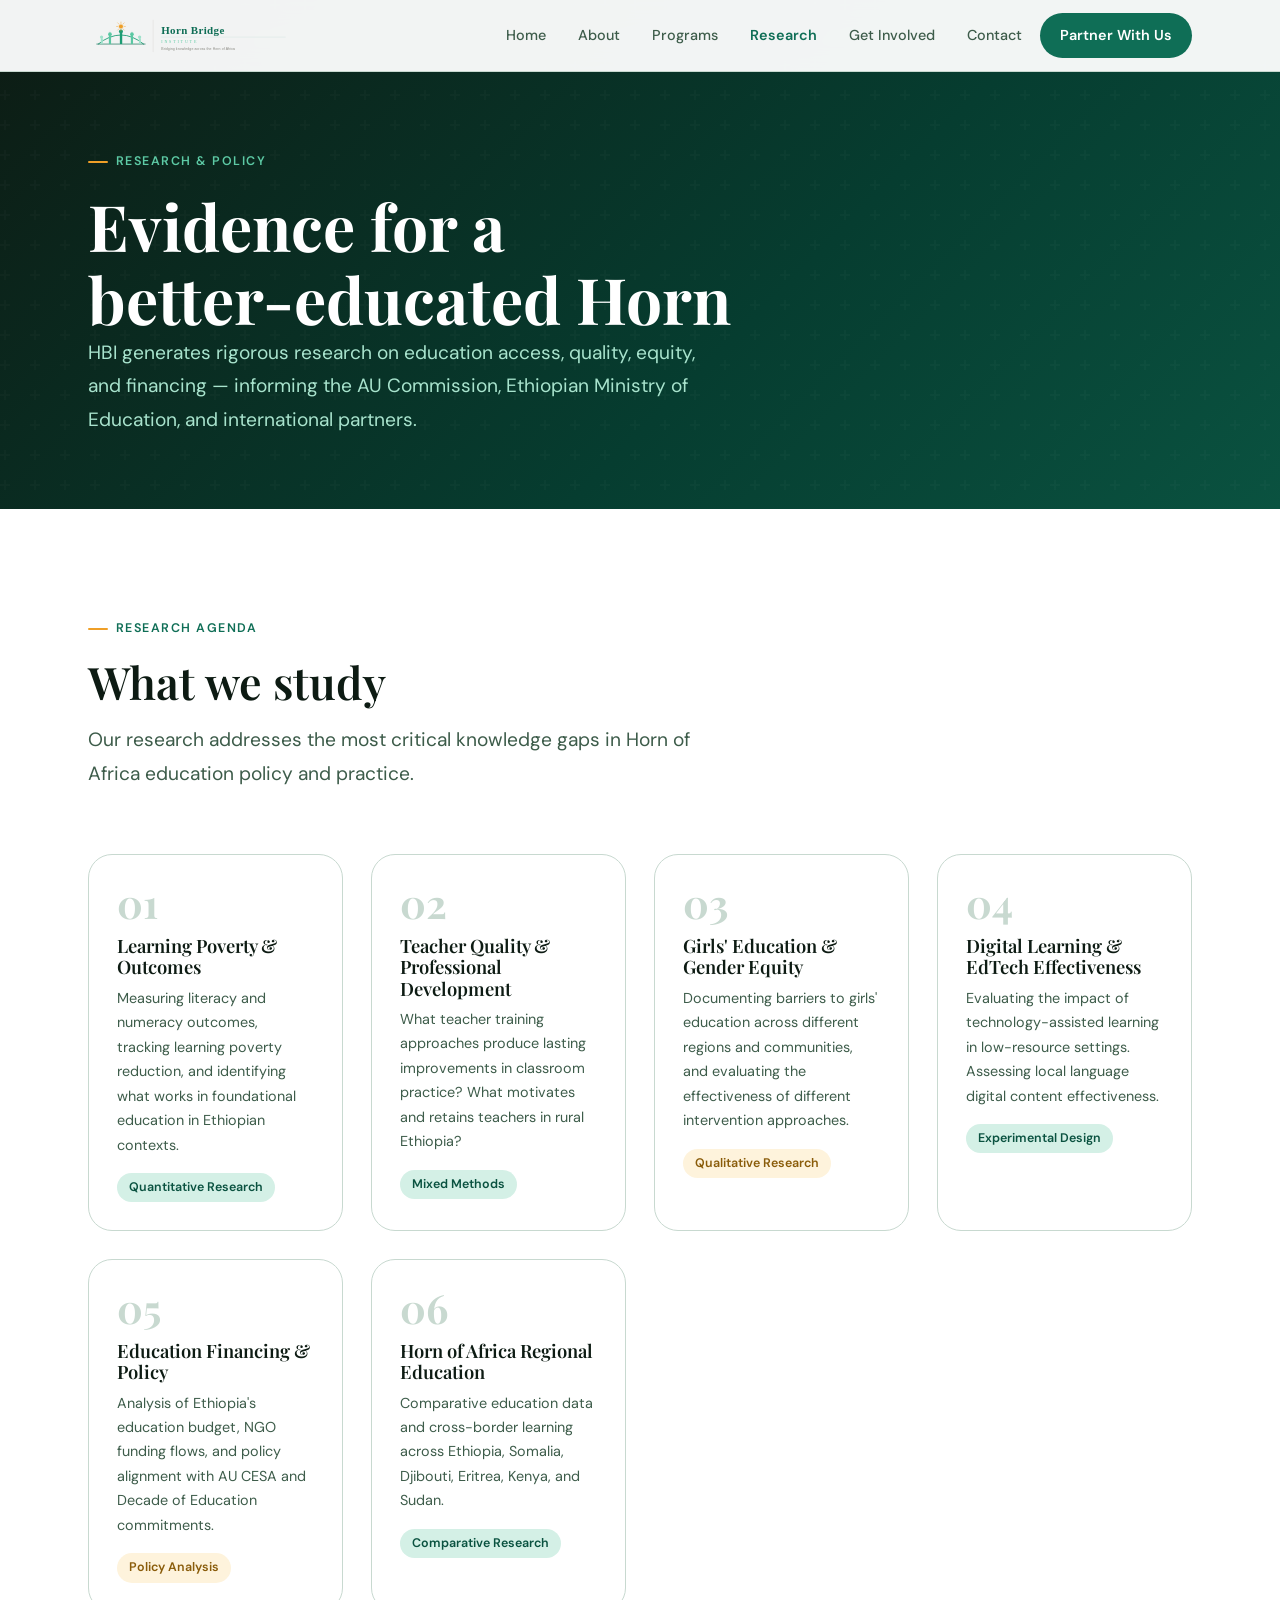
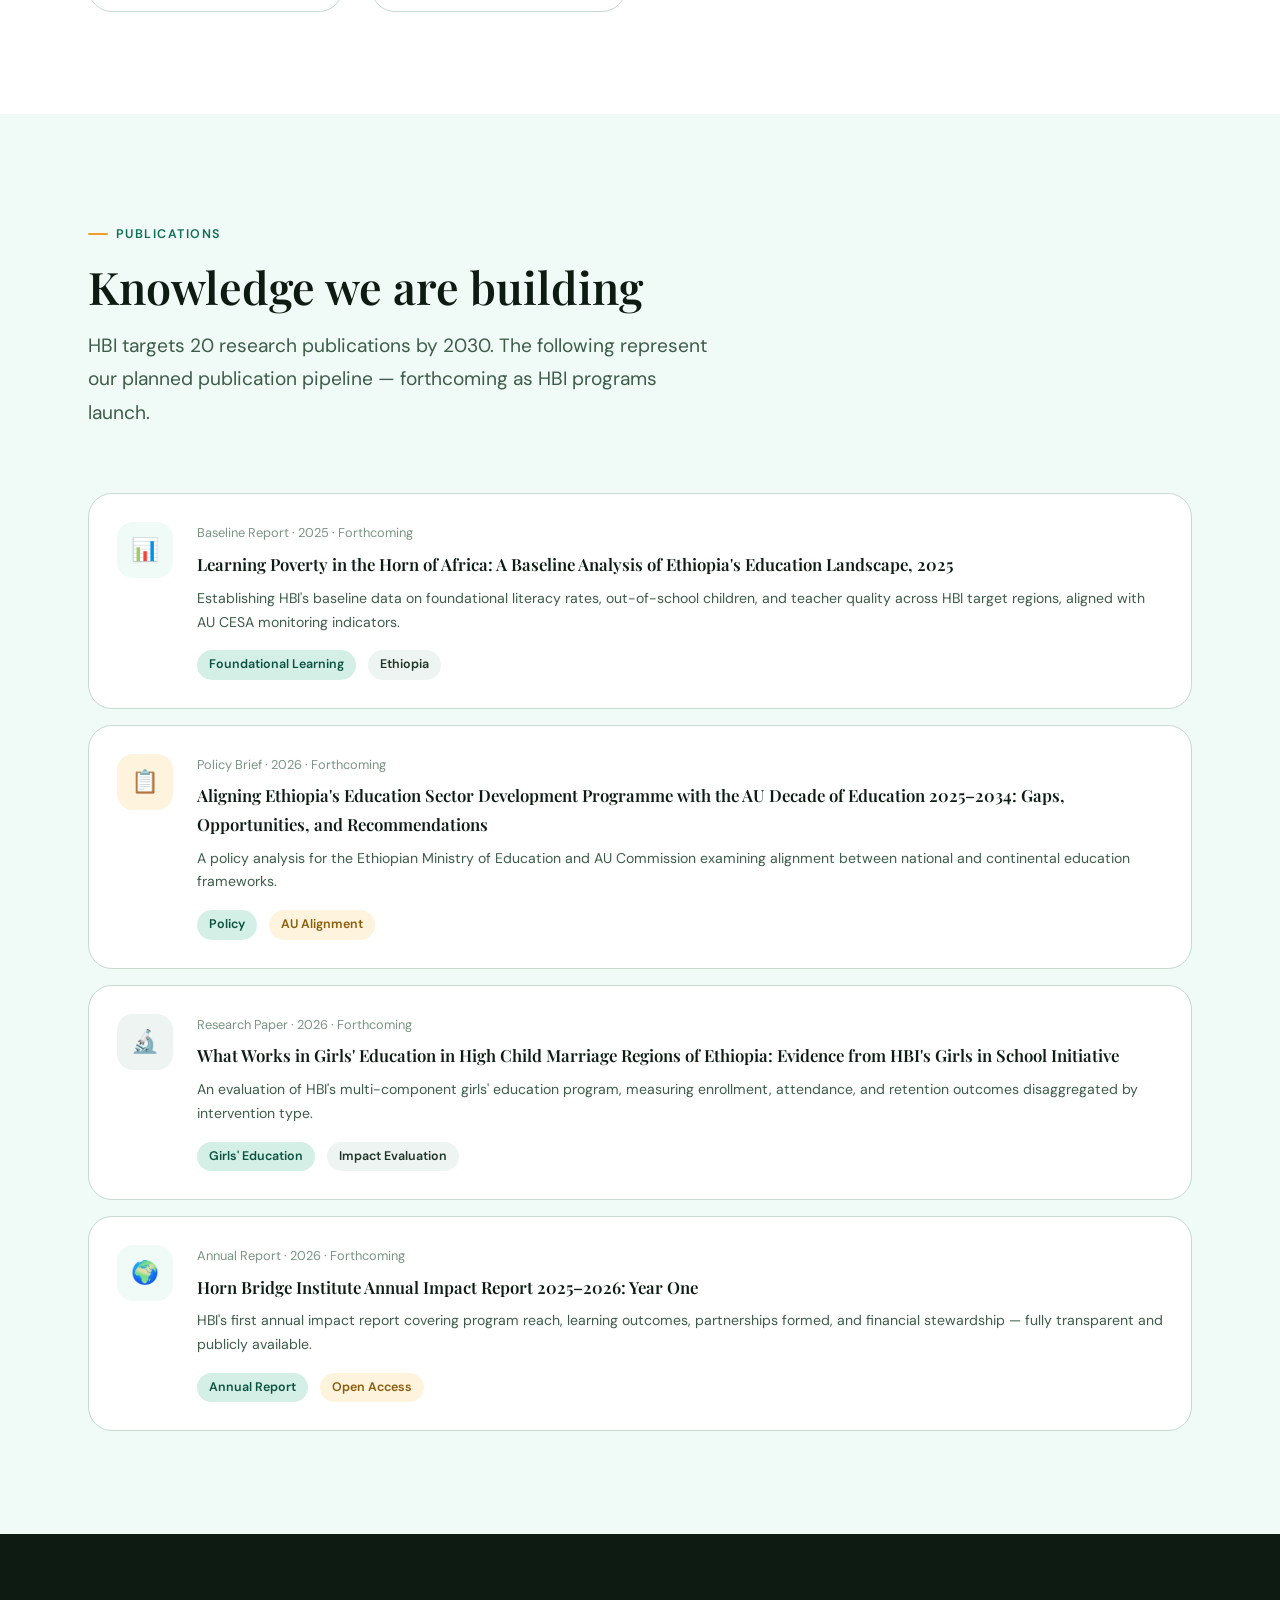
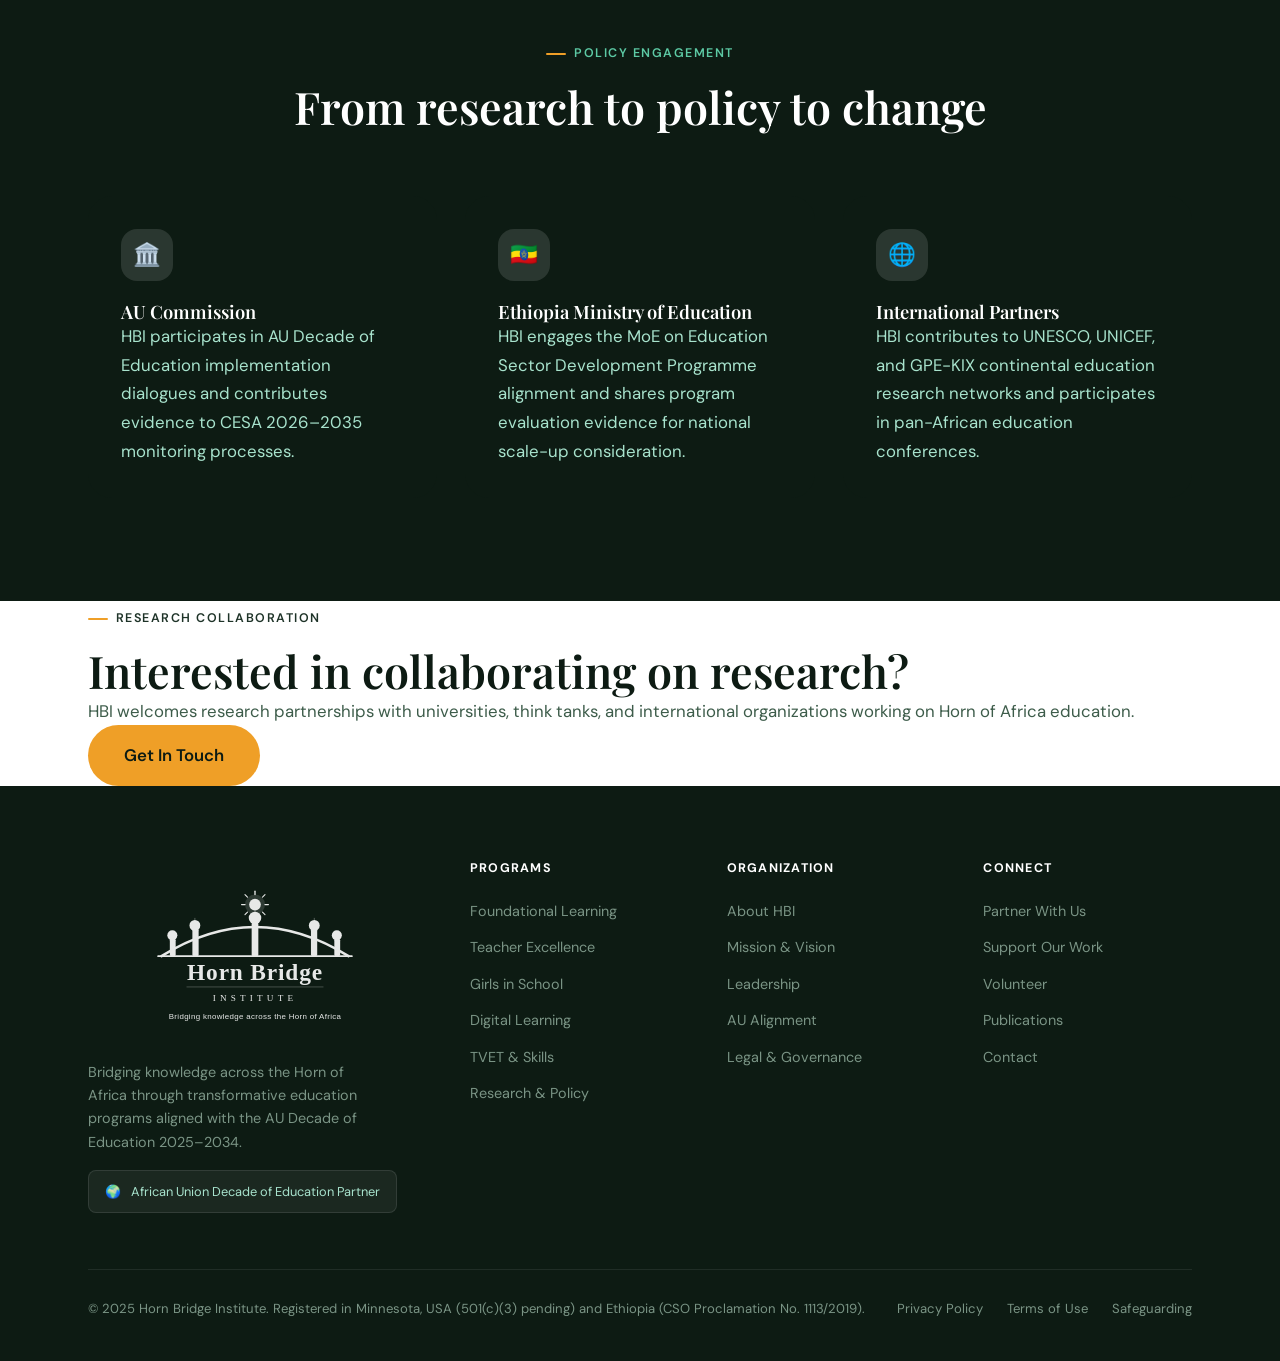
<file: research.html>
<!DOCTYPE html>
<html lang="en">
<head>
  <meta charset="UTF-8"><meta name="viewport" content="width=device-width,initial-scale=1.0">
  <meta name="viewport" content="width=device-width, initial-scale=1.0">
  <link rel="icon" type="image/x-icon" href="/favicon.ico">
  <link rel="icon" type="image/svg+xml" href="/favicon.svg">
  <link rel="icon" type="image/png" sizes="32x32" href="/favicon-32x32.png">
  <link rel="icon" type="image/png" sizes="16x16" href="/favicon-16x16.png">
  <link rel="apple-touch-icon" sizes="180x180" href="/apple-touch-icon.png">
  <meta name="theme-color" content="#0F6E56">
  <title>Research &amp; Policy — Horn Bridge Institute</title>
  <link rel="stylesheet" href="css/main.css">
  <style>
    .pub-card { display:flex; gap:24px; padding:28px; border-radius:var(--radius-xl); background:var(--white); border:1px solid var(--ink-100); transition:all 0.25s; }
    .pub-card:hover { box-shadow:var(--shadow-md); transform:translateY(-2px); }
    .pub-card__type { width:56px; height:56px; border-radius:var(--radius-lg); display:flex; align-items:center; justify-content:center; font-size:1.4rem; flex-shrink:0; }
    .pub-card__meta { font-size:0.8rem; color:var(--ink-300); margin-bottom:6px; }
    .pub-card__title { font-family:var(--font-display); font-size:1.05rem; font-weight:600; color:var(--ink-900); margin-bottom:8px; }
    .pub-card__excerpt { font-size:0.88rem; color:var(--ink-500); }
    .pub-card__footer { display:flex; align-items:center; gap:12px; margin-top:16px; }
    .theme-pill { padding:6px 16px; border-radius:var(--radius-full); font-size:0.82rem; font-weight:600; cursor:pointer; transition:all 0.2s; border:1.5px solid var(--ink-100); color:var(--ink-500); background:var(--white); }
    .theme-pill:hover,.theme-pill.active { background:var(--green-700); color:var(--white); border-color:var(--green-700); }
    .focus-area { padding:28px; border-radius:var(--radius-xl); border:1px solid var(--ink-100); background:var(--white); }
    .focus-area__num { font-family:var(--font-display); font-size:2.5rem; font-weight:700; color:var(--ink-100); line-height:1; margin-bottom:12px; }
  </style>
</head>
<body>
<nav class="nav" id="nav">
  <div class="nav__inner">
    <a href="index.html" class="nav__logo">
      <img src="[data-uri]" alt="Horn Bridge Institute" height="44">
    </a>
    <div class="nav__links">
      <a href="index.html" class="nav__link">Home</a>
      <a href="about.html" class="nav__link">About</a>
      <a href="programs.html" class="nav__link">Programs</a>
      <a href="research.html" class="nav__link">Research</a>
      <a href="get-involved.html" class="nav__link">Get Involved</a>
      <a href="contact.html" class="nav__link">Contact</a>
      <a href="get-involved.html" class="nav__link nav__cta">Partner With Us</a>
    </div>
    <button class="nav__hamburger" aria-label="Menu">
      <span></span><span></span><span></span>
    </button>
  </div>
</nav>

<section class="page-hero">
  <div class="container">
    <div class="label">Research &amp; Policy</div>
    <h1>Evidence for a<br>better-educated Horn</h1>
    <p class="lead">HBI generates rigorous research on education access, quality, equity, and financing — informing the AU Commission, Ethiopian Ministry of Education, and international partners.</p>
  </div>
</section>

<section class="section">
  <div class="container">
    <div class="section-head reveal">
      <div class="label">Research Agenda</div>
      <h2>What we study</h2>
      <p class="lead">Our research addresses the most critical knowledge gaps in Horn of Africa education policy and practice.</p>
    </div>
    <div class="grid-3 reveal-stagger">
      <div class="focus-area">
        <div class="focus-area__num">01</div>
        <h4>Learning Poverty &amp; Outcomes</h4>
        <p class="mt-8" style="font-size:0.9rem;">Measuring literacy and numeracy outcomes, tracking learning poverty reduction, and identifying what works in foundational education in Ethiopian contexts.</p>
        <span class="badge badge--green mt-16">Quantitative Research</span>
      </div>
      <div class="focus-area">
        <div class="focus-area__num">02</div>
        <h4>Teacher Quality &amp; Professional Development</h4>
        <p class="mt-8" style="font-size:0.9rem;">What teacher training approaches produce lasting improvements in classroom practice? What motivates and retains teachers in rural Ethiopia?</p>
        <span class="badge badge--green mt-16">Mixed Methods</span>
      </div>
      <div class="focus-area">
        <div class="focus-area__num">03</div>
        <h4>Girls' Education &amp; Gender Equity</h4>
        <p class="mt-8" style="font-size:0.9rem;">Documenting barriers to girls' education across different regions and communities, and evaluating the effectiveness of different intervention approaches.</p>
        <span class="badge badge--amber mt-16">Qualitative Research</span>
      </div>
      <div class="focus-area">
        <div class="focus-area__num">04</div>
        <h4>Digital Learning &amp; EdTech Effectiveness</h4>
        <p class="mt-8" style="font-size:0.9rem;">Evaluating the impact of technology-assisted learning in low-resource settings. Assessing local language digital content effectiveness.</p>
        <span class="badge badge--green mt-16">Experimental Design</span>
      </div>
      <div class="focus-area">
        <div class="focus-area__num">05</div>
        <h4>Education Financing &amp; Policy</h4>
        <p class="mt-8" style="font-size:0.9rem;">Analysis of Ethiopia's education budget, NGO funding flows, and policy alignment with AU CESA and Decade of Education commitments.</p>
        <span class="badge badge--amber mt-16">Policy Analysis</span>
      </div>
      <div class="focus-area">
        <div class="focus-area__num">06</div>
        <h4>Horn of Africa Regional Education</h4>
        <p class="mt-8" style="font-size:0.9rem;">Comparative education data and cross-border learning across Ethiopia, Somalia, Djibouti, Eritrea, Kenya, and Sudan.</p>
        <span class="badge badge--green mt-16">Comparative Research</span>
      </div>
    </div>
  </div>
</section>

<section class="section section--alt">
  <div class="container">
    <div class="section-head reveal">
      <div class="label">Publications</div>
      <h2>Knowledge we are building</h2>
      <p class="lead">HBI targets 20 research publications by 2030. The following represent our planned publication pipeline — forthcoming as HBI programs launch.</p>
    </div>
    <div style="display:flex;flex-direction:column;gap:16px;" class="reveal-stagger">
      <div class="pub-card">
        <div class="pub-card__type" style="background:var(--green-50);">📊</div>
        <div>
          <div class="pub-card__meta">Baseline Report · 2025 · Forthcoming</div>
          <div class="pub-card__title">Learning Poverty in the Horn of Africa: A Baseline Analysis of Ethiopia's Education Landscape, 2025</div>
          <div class="pub-card__excerpt">Establishing HBI's baseline data on foundational literacy rates, out-of-school children, and teacher quality across HBI target regions, aligned with AU CESA monitoring indicators.</div>
          <div class="pub-card__footer"><span class="badge badge--green">Foundational Learning</span><span class="badge badge--ink">Ethiopia</span></div>
        </div>
      </div>
      <div class="pub-card">
        <div class="pub-card__type" style="background:var(--amber-100);">📋</div>
        <div>
          <div class="pub-card__meta">Policy Brief · 2026 · Forthcoming</div>
          <div class="pub-card__title">Aligning Ethiopia's Education Sector Development Programme with the AU Decade of Education 2025–2034: Gaps, Opportunities, and Recommendations</div>
          <div class="pub-card__excerpt">A policy analysis for the Ethiopian Ministry of Education and AU Commission examining alignment between national and continental education frameworks.</div>
          <div class="pub-card__footer"><span class="badge badge--green">Policy</span><span class="badge badge--amber">AU Alignment</span></div>
        </div>
      </div>
      <div class="pub-card">
        <div class="pub-card__type" style="background:var(--ink-50);">🔬</div>
        <div>
          <div class="pub-card__meta">Research Paper · 2026 · Forthcoming</div>
          <div class="pub-card__title">What Works in Girls' Education in High Child Marriage Regions of Ethiopia: Evidence from HBI's Girls in School Initiative</div>
          <div class="pub-card__excerpt">An evaluation of HBI's multi-component girls' education program, measuring enrollment, attendance, and retention outcomes disaggregated by intervention type.</div>
          <div class="pub-card__footer"><span class="badge badge--green">Girls' Education</span><span class="badge badge--ink">Impact Evaluation</span></div>
        </div>
      </div>
      <div class="pub-card">
        <div class="pub-card__type" style="background:var(--green-50);">🌍</div>
        <div>
          <div class="pub-card__meta">Annual Report · 2026 · Forthcoming</div>
          <div class="pub-card__title">Horn Bridge Institute Annual Impact Report 2025–2026: Year One</div>
          <div class="pub-card__excerpt">HBI's first annual impact report covering program reach, learning outcomes, partnerships formed, and financial stewardship — fully transparent and publicly available.</div>
          <div class="pub-card__footer"><span class="badge badge--green">Annual Report</span><span class="badge badge--amber">Open Access</span></div>
        </div>
      </div>
    </div>
  </div>
</section>

<section class="section section--dark">
  <div class="container">
    <div class="section-head section-head--center reveal">
      <div class="label">Policy Engagement</div>
      <h2>From research to policy to change</h2>
    </div>
    <div class="grid-3 reveal-stagger">
      <div class="card card--dark">
        <div class="card__icon">🏛️</div>
        <h4>AU Commission</h4>
        <p>HBI participates in AU Decade of Education implementation dialogues and contributes evidence to CESA 2026–2035 monitoring processes.</p>
      </div>
      <div class="card card--dark">
        <div class="card__icon">🇪🇹</div>
        <h4>Ethiopia Ministry of Education</h4>
        <p>HBI engages the MoE on Education Sector Development Programme alignment and shares program evaluation evidence for national scale-up consideration.</p>
      </div>
      <div class="card card--dark">
        <div class="card__icon">🌐</div>
        <h4>International Partners</h4>
        <p>HBI contributes to UNESCO, UNICEF, and GPE-KIX continental education research networks and participates in pan-African education conferences.</p>
      </div>
    </div>
  </div>
</section>

<section class="cta-band">
  <div class="container">
    <div class="label" style="justify-content:center;color:var(--green-300);">Research Collaboration</div>
    <h2>Interested in collaborating on research?</h2>
    <p>HBI welcomes research partnerships with universities, think tanks, and international organizations working on Horn of Africa education.</p>
    <a href="contact.html" class="btn btn--amber btn--lg">Get In Touch</a>
  </div>
</section>

<footer class="footer">
  <div class="container">
    <div class="footer__grid">
      <div class="footer__brand">
        <img src="[data-uri]" alt="Horn Bridge Institute" class="footer__logo" height="60">
        <p class="footer__tagline">Bridging knowledge across the Horn of Africa through transformative education programs aligned with the AU Decade of Education 2025–2034.</p>
        <div class="footer__au-badge"><span>🌍</span><span>African Union Decade of Education Partner</span></div>
      </div>
      <div class="footer__col">
        <h5>Programs</h5>
        <div class="footer__links">
          <a href="programs.html#foundational" class="footer__link">Foundational Learning</a>
          <a href="programs.html#teacher" class="footer__link">Teacher Excellence</a>
          <a href="programs.html#girls" class="footer__link">Girls in School</a>
          <a href="programs.html#digital" class="footer__link">Digital Learning</a>
          <a href="programs.html#tvet" class="footer__link">TVET &amp; Skills</a>
          <a href="research.html" class="footer__link">Research &amp; Policy</a>
        </div>
      </div>
      <div class="footer__col">
        <h5>Organization</h5>
        <div class="footer__links">
          <a href="about.html" class="footer__link">About HBI</a>
          <a href="about.html#mission" class="footer__link">Mission &amp; Vision</a>
          <a href="about.html#team" class="footer__link">Leadership</a>
          <a href="about.html#au-alignment" class="footer__link">AU Alignment</a>
          <a href="about.html#legal" class="footer__link">Legal &amp; Governance</a>
        </div>
      </div>
      <div class="footer__col">
        <h5>Connect</h5>
        <div class="footer__links">
          <a href="get-involved.html" class="footer__link">Partner With Us</a>
          <a href="get-involved.html#donate" class="footer__link">Support Our Work</a>
          <a href="get-involved.html#volunteer" class="footer__link">Volunteer</a>
          <a href="research.html" class="footer__link">Publications</a>
          <a href="contact.html" class="footer__link">Contact</a>
        </div>
      </div>
    </div>
    <div class="footer__bottom">
      <p class="footer__copy">&copy; 2025 Horn Bridge Institute. Registered in Minnesota, USA (501(c)(3) pending) and Ethiopia (CSO Proclamation No. 1113/2019).</p>
      <div class="footer__legal">
        <a href="#">Privacy Policy</a>
        <a href="#">Terms of Use</a>
        <a href="#">Safeguarding</a>
      </div>
    </div>
  </div>
</footer>
<script src="js/main.js"></script>
</body>
</html>
</file>
<file: css/main.css>
/* ═══════════════════════════════════════════════════════
   Horn Bridge Institute — Design System
   Production CSS | GitHub + Cloudflare Pages
   ═══════════════════════════════════════════════════════ */

@import url('https://fonts.googleapis.com/css2?family=Playfair+Display:ital,wght@0,400;0,600;0,700;1,400;1,600&family=DM+Sans:ital,opsz,wght@0,9..40,300;0,9..40,400;0,9..40,500;0,9..40,600;1,9..40,300&family=DM+Mono:wght@400;500&display=swap');

/* ── Variables ─────────────────────────────────────────── */
:root {
  --green-900: #063d30;
  --green-800: #0a5240;
  --green-700: #0F6E56;
  --green-600: #1D9E75;
  --green-400: #5DCAA5;
  --green-200: #A8E3CD;
  --green-100: #D4F0E6;
  --green-50:  #F0FAF6;

  --amber-500: #EF9F27;
  --amber-300: #F7CC82;
  --amber-100: #FEF3DC;

  --ink-900: #0D1B13;
  --ink-700: #1E3328;
  --ink-500: #3D5C4A;
  --ink-300: #7A9485;
  --ink-100: #C8D9D0;
  --ink-50:  #EEF4F1;

  --white: #FFFFFF;
  --off-white: #F9FBFA;

  --font-display: 'Playfair Display', Georgia, serif;
  --font-body: 'DM Sans', system-ui, sans-serif;
  --font-mono: 'DM Mono', monospace;

  --radius-sm: 4px;
  --radius-md: 8px;
  --radius-lg: 16px;
  --radius-xl: 24px;
  --radius-full: 9999px;

  --shadow-sm: 0 1px 3px rgba(6,61,48,0.08);
  --shadow-md: 0 4px 16px rgba(6,61,48,0.10);
  --shadow-lg: 0 12px 40px rgba(6,61,48,0.14);
  --shadow-xl: 0 24px 64px rgba(6,61,48,0.18);

  --nav-height: 72px;
  --max-width: 1200px;
  --section-pad: clamp(64px, 8vw, 120px);
}

/* ── Reset ─────────────────────────────────────────────── */
*, *::before, *::after { box-sizing: border-box; margin: 0; padding: 0; }
html { scroll-behavior: smooth; -webkit-font-smoothing: antialiased; }
body {
  font-family: var(--font-body);
  font-size: 16px;
  line-height: 1.7;
  color: var(--ink-700);
  background: var(--white);
  overflow-x: hidden;
}
img { max-width: 100%; height: auto; display: block; }
a { color: inherit; text-decoration: none; }
ul, ol { list-style: none; }
button { font-family: inherit; cursor: pointer; border: none; background: none; }

/* ── Typography ────────────────────────────────────────── */
h1, h2, h3, h4 {
  font-family: var(--font-display);
  line-height: 1.15;
  color: var(--ink-900);
}
h1 { font-size: clamp(2.4rem, 5vw, 4rem); font-weight: 700; }
h2 { font-size: clamp(1.9rem, 3.5vw, 2.8rem); font-weight: 600; }
h3 { font-size: clamp(1.3rem, 2.5vw, 1.7rem); font-weight: 600; }
h4 { font-size: 1.15rem; font-weight: 600; }
p  { font-size: clamp(0.95rem, 1.5vw, 1.05rem); color: var(--ink-500); }
.lead { font-size: clamp(1.05rem, 2vw, 1.2rem); line-height: 1.75; color: var(--ink-500); }

/* ── Layout ────────────────────────────────────────────── */
.container { width: 100%; max-width: var(--max-width); margin: 0 auto; padding: 0 clamp(20px, 5vw, 48px); }
.section { padding: var(--section-pad) 0; }
.section--alt { background: var(--green-50); }
.section--dark { background: var(--ink-900); color: var(--white); }
.section--dark h1, .section--dark h2, .section--dark h3, .section--dark h4 { color: var(--white); }
.section--dark p { color: var(--green-200); }

.grid-2 { display: grid; grid-template-columns: repeat(auto-fit, minmax(280px, 1fr)); gap: 32px; }
.grid-3 { display: grid; grid-template-columns: repeat(auto-fit, minmax(240px, 1fr)); gap: 28px; }
.grid-4 { display: grid; grid-template-columns: repeat(auto-fit, minmax(200px, 1fr)); gap: 24px; }

/* ── Navigation ────────────────────────────────────────── */
.nav {
  position: fixed; top: 0; left: 0; right: 0;
  height: var(--nav-height);
  z-index: 1000;
  background: rgba(255,255,255,0.95);
  backdrop-filter: blur(12px);
  border-bottom: 1px solid var(--ink-100);
  transition: box-shadow 0.3s ease;
}
.nav.scrolled { box-shadow: var(--shadow-md); }
.nav__inner {
  max-width: var(--max-width);
  margin: 0 auto;
  padding: 0 clamp(20px,5vw,48px);
  height: 100%;
  display: flex;
  align-items: center;
  justify-content: space-between;
  gap: 24px;
}
.nav__logo img { height: 44px; width: auto; }
.nav__links {
  display: flex;
  align-items: center;
  gap: 4px;
}
.nav__link {
  font-size: 0.9rem;
  font-weight: 500;
  color: var(--ink-500);
  padding: 8px 14px;
  border-radius: var(--radius-md);
  transition: color 0.2s, background 0.2s;
  white-space: nowrap;
}
.nav__link:hover { color: var(--green-700); background: var(--green-50); }
.nav__link.active { color: var(--green-700); font-weight: 600; }
.nav__cta {
  background: var(--green-700);
  color: var(--white) !important;
  padding: 10px 20px;
  border-radius: var(--radius-full);
  font-weight: 600;
  font-size: 0.9rem;
  transition: background 0.2s, transform 0.15s;
}
.nav__cta:hover { background: var(--green-800); transform: translateY(-1px); }
.nav__hamburger {
  display: none;
  flex-direction: column;
  gap: 5px;
  padding: 8px;
  cursor: pointer;
}
.nav__hamburger span { display: block; width: 24px; height: 2px; background: var(--ink-700); border-radius: 2px; transition: all 0.3s; }

/* ── Buttons ────────────────────────────────────────────── */
.btn {
  display: inline-flex;
  align-items: center;
  gap: 8px;
  font-family: var(--font-body);
  font-size: 0.95rem;
  font-weight: 600;
  padding: 14px 28px;
  border-radius: var(--radius-full);
  transition: all 0.2s ease;
  cursor: pointer;
  white-space: nowrap;
}
.btn--primary {
  background: var(--green-700);
  color: var(--white);
  box-shadow: 0 4px 14px rgba(15,110,86,0.3);
}
.btn--primary:hover { background: var(--green-800); transform: translateY(-2px); box-shadow: 0 6px 20px rgba(15,110,86,0.35); }
.btn--secondary {
  background: transparent;
  color: var(--green-700);
  border: 2px solid var(--green-700);
}
.btn--secondary:hover { background: var(--green-700); color: var(--white); transform: translateY(-2px); }
.btn--ghost {
  background: rgba(255,255,255,0.12);
  color: var(--white);
  border: 1.5px solid rgba(255,255,255,0.35);
}
.btn--ghost:hover { background: rgba(255,255,255,0.22); border-color: rgba(255,255,255,0.6); }
.btn--amber { background: var(--amber-500); color: var(--ink-900); }
.btn--amber:hover { background: #d68e1f; transform: translateY(-2px); }
.btn--sm { font-size: 0.85rem; padding: 10px 20px; }
.btn--lg { font-size: 1.05rem; padding: 16px 36px; }

/* ── Cards ──────────────────────────────────────────────── */
.card {
  background: var(--white);
  border: 1px solid var(--ink-100);
  border-radius: var(--radius-xl);
  padding: 32px;
  transition: transform 0.25s ease, box-shadow 0.25s ease;
}
.card:hover { transform: translateY(-4px); box-shadow: var(--shadow-lg); }
.card--green { background: var(--green-700); color: var(--white); border-color: transparent; }
.card--green h3, .card--green h4 { color: var(--white); }
.card--green p { color: var(--green-200); }
.card--dark { background: var(--ink-900); border-color: transparent; }
.card--dark h3, .card--dark h4 { color: var(--white); }
.card--dark p { color: var(--green-200); }
.card__icon {
  width: 52px; height: 52px;
  border-radius: var(--radius-lg);
  background: var(--green-50);
  display: flex; align-items: center; justify-content: center;
  font-size: 1.4rem;
  margin-bottom: 20px;
}
.card--green .card__icon, .card--dark .card__icon { background: rgba(255,255,255,0.12); }

/* ── Section Labels ─────────────────────────────────────── */
.label {
  display: inline-flex;
  align-items: center;
  gap: 8px;
  font-size: 0.78rem;
  font-weight: 600;
  letter-spacing: 0.12em;
  text-transform: uppercase;
  color: var(--green-700);
  margin-bottom: 16px;
}
.label::before {
  content: '';
  display: block;
  width: 20px; height: 2px;
  background: var(--amber-500);
  border-radius: 2px;
}
.section--dark .label { color: var(--green-400); }

/* ── Section Headings ───────────────────────────────────── */
.section-head { margin-bottom: clamp(40px, 6vw, 64px); }
.section-head--center { text-align: center; }
.section-head--center .label { justify-content: center; }
.section-head h2 { margin-bottom: 16px; }
.section-head .lead { max-width: 620px; }
.section-head--center .lead { margin: 0 auto; }

/* ── Stats ──────────────────────────────────────────────── */
.stat { }
.stat__number {
  font-family: var(--font-display);
  font-size: clamp(2rem, 4vw, 3rem);
  font-weight: 700;
  color: var(--green-700);
  line-height: 1;
  margin-bottom: 6px;
}
.stat__label { font-size: 0.9rem; color: var(--ink-300); font-weight: 500; }

/* ── Badges / Pills ─────────────────────────────────────── */
.badge {
  display: inline-flex;
  align-items: center;
  gap: 6px;
  font-size: 0.78rem;
  font-weight: 600;
  padding: 4px 12px;
  border-radius: var(--radius-full);
  white-space: nowrap;
}
.badge--green { background: var(--green-100); color: var(--green-800); }
.badge--amber { background: var(--amber-100); color: #8a5c0a; }
.badge--ink { background: var(--ink-50); color: var(--ink-700); }

/* ── Divider ─────────────────────────────────────────────── */
.divider { height: 1px; background: var(--ink-100); border: none; margin: 0; }

/* ── Footer ──────────────────────────────────────────────── */
.footer {
  background: var(--ink-900);
  color: var(--green-200);
  padding: 72px 0 40px;
}
.footer__grid {
  display: grid;
  grid-template-columns: 1.6fr 1fr 1fr 1fr;
  gap: 48px;
  margin-bottom: 56px;
}
.footer__brand { }
.footer__logo { margin-bottom: 20px; filter: brightness(0) invert(1) opacity(0.9); }
.footer__tagline { font-size: 0.9rem; color: var(--ink-300); line-height: 1.6; max-width: 280px; }
.footer__col h5 { font-family: var(--font-body); font-size: 0.78rem; font-weight: 700; letter-spacing: 0.1em; text-transform: uppercase; color: var(--white); margin-bottom: 20px; }
.footer__links { display: flex; flex-direction: column; gap: 12px; }
.footer__link { font-size: 0.9rem; color: var(--ink-300); transition: color 0.2s; }
.footer__link:hover { color: var(--green-400); }
.footer__bottom {
  border-top: 1px solid rgba(255,255,255,0.08);
  padding-top: 28px;
  display: flex;
  justify-content: space-between;
  align-items: center;
  flex-wrap: wrap;
  gap: 16px;
}
.footer__copy { font-size: 0.82rem; color: var(--ink-300); }
.footer__legal { display: flex; gap: 24px; }
.footer__legal a { font-size: 0.82rem; color: var(--ink-300); transition: color 0.2s; }
.footer__legal a:hover { color: var(--green-400); }
.footer__au-badge {
  display: flex;
  align-items: center;
  gap: 10px;
  background: rgba(255,255,255,0.06);
  border: 1px solid rgba(255,255,255,0.1);
  border-radius: var(--radius-md);
  padding: 10px 16px;
  font-size: 0.8rem;
  color: var(--green-200);
  margin-top: 16px;
  max-width: fit-content;
}

/* ── Animations ─────────────────────────────────────────── */
@keyframes fadeUp {
  from { opacity: 0; transform: translateY(24px); }
  to   { opacity: 1; transform: translateY(0); }
}
@keyframes fadeIn {
  from { opacity: 0; }
  to   { opacity: 1; }
}
@keyframes pulse {
  0%, 100% { opacity: 1; }
  50% { opacity: 0.5; }
}
@keyframes float {
  0%, 100% { transform: translateY(0px); }
  50% { transform: translateY(-8px); }
}
.animate-fade-up { animation: fadeUp 0.7s ease both; }
.animate-fade-up--d1 { animation-delay: 0.1s; }
.animate-fade-up--d2 { animation-delay: 0.2s; }
.animate-fade-up--d3 { animation-delay: 0.3s; }
.animate-fade-up--d4 { animation-delay: 0.4s; }

/* ── Forms ───────────────────────────────────────────────── */
.form-group { margin-bottom: 20px; }
.form-label { display: block; font-size: 0.88rem; font-weight: 600; color: var(--ink-700); margin-bottom: 6px; }
.form-input, .form-select, .form-textarea {
  width: 100%;
  font-family: var(--font-body);
  font-size: 0.95rem;
  color: var(--ink-700);
  background: var(--white);
  border: 1.5px solid var(--ink-100);
  border-radius: var(--radius-md);
  padding: 12px 16px;
  outline: none;
  transition: border-color 0.2s, box-shadow 0.2s;
}
.form-input:focus, .form-select:focus, .form-textarea:focus {
  border-color: var(--green-600);
  box-shadow: 0 0 0 3px rgba(29,158,117,0.12);
}
.form-textarea { resize: vertical; min-height: 120px; }

/* ── Utility ─────────────────────────────────────────────── */
.text-center { text-align: center; }
.text-green { color: var(--green-700); }
.text-amber { color: var(--amber-500); }
.text-muted { color: var(--ink-300); }
.mt-8 { margin-top: 8px; }
.mt-16 { margin-top: 16px; }
.mt-24 { margin-top: 24px; }
.mt-32 { margin-top: 32px; }
.mt-48 { margin-top: 48px; }
.mb-8 { margin-bottom: 8px; }
.mb-16 { margin-bottom: 16px; }
.mb-24 { margin-bottom: 24px; }
.mb-32 { margin-bottom: 32px; }
.flex { display: flex; }
.flex-center { display: flex; align-items: center; justify-content: center; }
.flex-between { display: flex; align-items: center; justify-content: space-between; }
.gap-12 { gap: 12px; }
.gap-16 { gap: 16px; }
.gap-24 { gap: 24px; }
.gap-32 { gap: 32px; }
.flex-wrap { flex-wrap: wrap; }

/* ── Page Hero ───────────────────────────────────────────── */
.page-hero {
  padding-top: calc(var(--nav-height) + 72px);
  padding-bottom: 72px;
  background: linear-gradient(135deg, var(--ink-900) 0%, var(--green-900) 60%, var(--green-800) 100%);
  position: relative;
  overflow: hidden;
}
.page-hero::before {
  content: '';
  position: absolute;
  inset: 0;
  background: url("data:image/svg+xml,%3Csvg width='60' height='60' viewBox='0 0 60 60' xmlns='http://www.w3.org/2000/svg'%3E%3Cg fill='none' fill-rule='evenodd'%3E%3Cg fill='%23ffffff' fill-opacity='0.02'%3E%3Cpath d='M36 34v-4h-2v4h-4v2h4v4h2v-4h4v-2h-4zm0-30V0h-2v4h-4v2h4v4h2V6h4V4h-4zM6 34v-4H4v4H0v2h4v4h2v-4h4v-2H6zM6 4V0H4v4H0v2h4v4h2V6h4V4H6z'/%3E%3C/g%3E%3C/g%3E%3C/svg%3E");
  pointer-events: none;
}
.page-hero .label { color: var(--green-400); }
.page-hero h1 { color: var(--white); }
.page-hero .lead { color: var(--green-200); max-width: 640px; }

/* ── Responsive ──────────────────────────────────────────── */
@media (max-width: 1024px) {
  .footer__grid { grid-template-columns: 1fr 1fr; }
}
@media (max-width: 768px) {
  .nav__links { display: none; }
  .nav__hamburger { display: flex; }
  .nav__links.open {
    display: flex;
    flex-direction: column;
    position: absolute;
    top: var(--nav-height);
    left: 0; right: 0;
    background: var(--white);
    border-bottom: 1px solid var(--ink-100);
    padding: 16px 24px 24px;
    box-shadow: var(--shadow-lg);
    gap: 4px;
  }
  .footer__grid { grid-template-columns: 1fr; gap: 32px; }
  .footer__bottom { flex-direction: column; text-align: center; }
}
@media (max-width: 480px) {
  .btn--lg { padding: 14px 24px; font-size: 0.95rem; }
}
</file>
